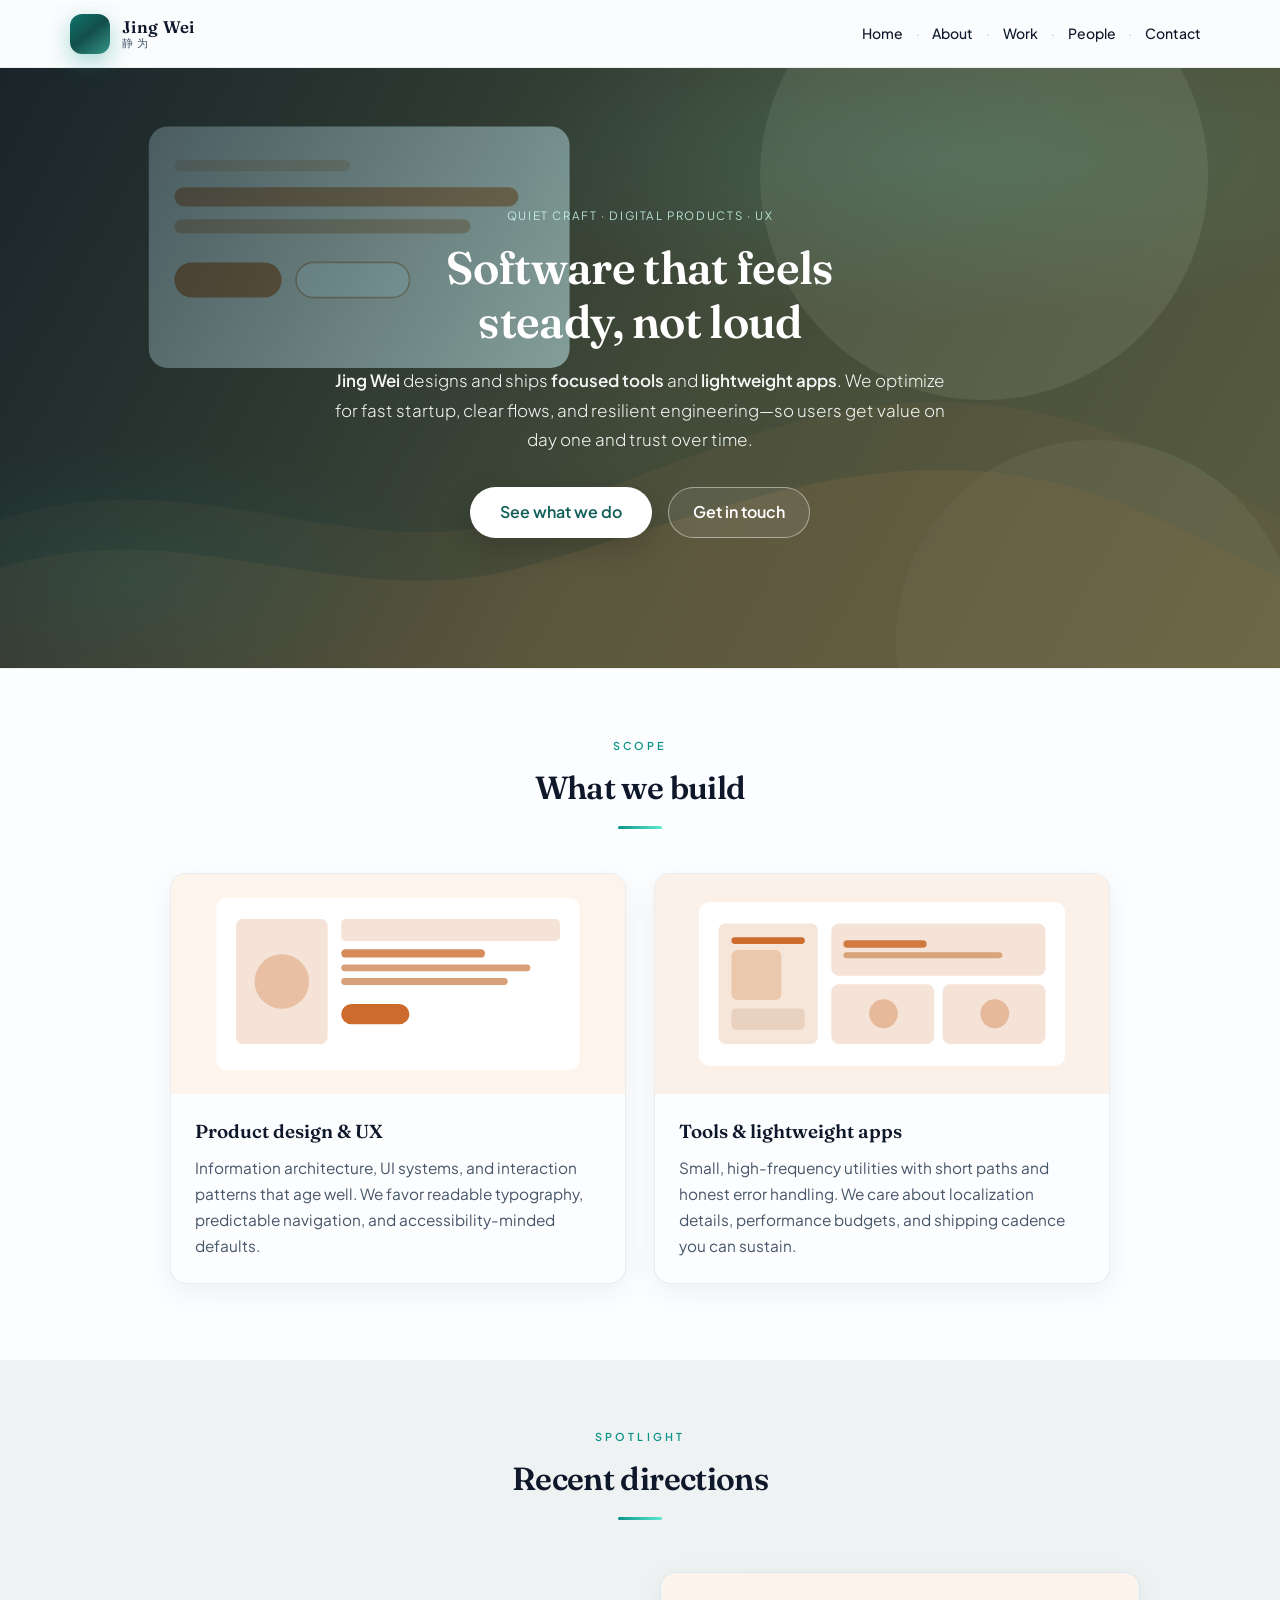
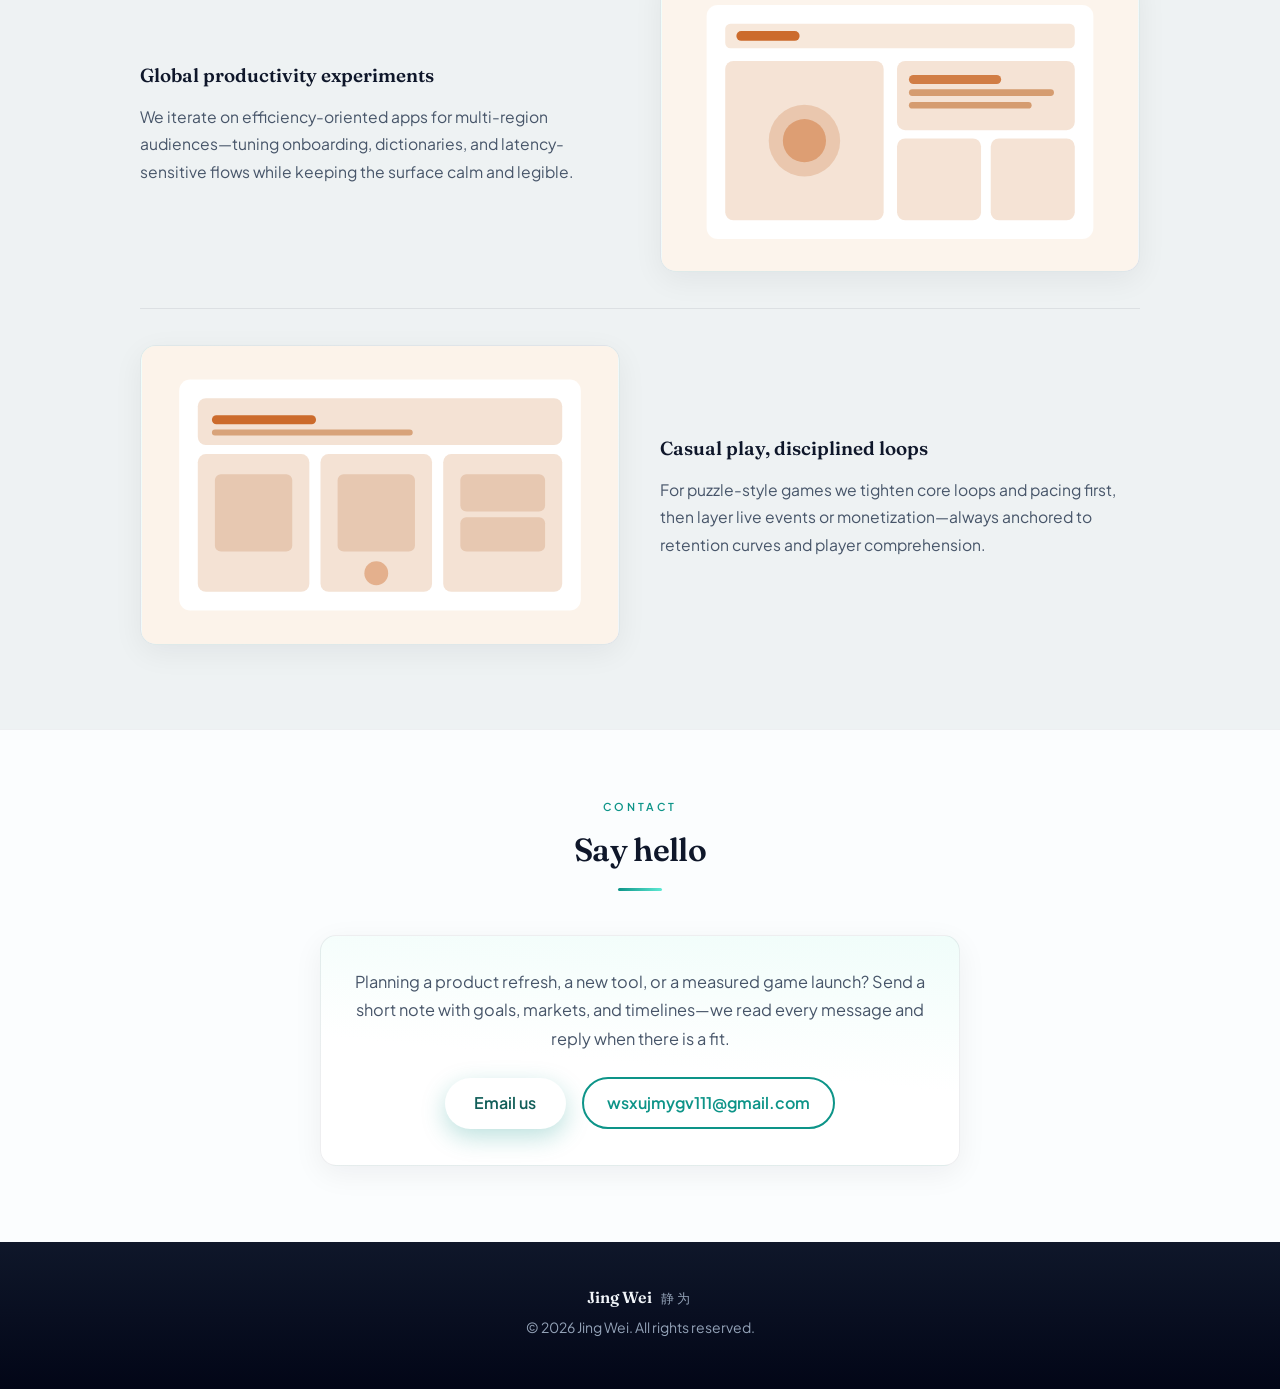
<file: index.html>
<!DOCTYPE html>
<html lang="en">
<head>
  <meta charset="UTF-8" />
  <meta name="viewport" content="width=device-width, initial-scale=1.0" />
  <meta name="google-site-verification" content="uRIYSN6h_8-_MRxvNOwqU7WSPTNMxJEHkegCH-IKRlk" />
  <meta name="description" content="Jing Wei crafts calm digital products and thoughtful UX—tools and lightweight apps built for clarity and long-term trust." />
  <title>Jing Wei — Digital Products &amp; Experience</title>
  <link rel="preconnect" href="https://fonts.googleapis.com" />
  <link rel="preconnect" href="https://fonts.gstatic.com" crossorigin />
  <link href="https://fonts.googleapis.com/css2?family=Fraunces:opsz,wght@9..144,500;600;700&family=Plus+Jakarta+Sans:wght@300;400;500;600;700&display=swap" rel="stylesheet" />
  <link rel="stylesheet" href="styles.css" />
</head>
<body>
  <header class="site-header">
    <div class="container header-inner">
      <a href="index.html" class="logo" title="Jing Wei">
        <span class="logo-mark" aria-hidden="true"></span>
        <span class="logo-wordmark"><span class="logo-name">Jing Wei</span><span class="logo-cn" lang="zh">静为</span></span>
      </a>
      <button type="button" class="nav-toggle" aria-label="Open menu" aria-expanded="false">
        <span></span><span></span><span></span>
      </button>
      <nav class="main-nav" aria-label="Primary">
        <a href="#top">Home</a>
        <span class="nav-sep" aria-hidden="true">·</span>
        <a href="about.html">About</a>
        <span class="nav-sep" aria-hidden="true">·</span>
        <a href="#products">Work</a>
        <span class="nav-sep" aria-hidden="true">·</span>
        <a href="careers.html">People</a>
        <span class="nav-sep" aria-hidden="true">·</span>
        <a href="#join">Contact</a>
      </nav>
    </div>
  </header>

  <main id="top">
    <section class="hero">
      <div class="hero-bg" role="img" aria-label="Abstract hero backdrop"></div>
      <div class="container hero-inner">
        <div class="hero-content">
          <p class="hero-tag">Quiet craft · Digital products · UX</p>
          <h1>Software that feels steady, not loud</h1>
          <p class="hero-desc"><strong>Jing Wei</strong> designs and ships <strong>focused tools</strong> and <strong>lightweight apps</strong>. We optimize for fast startup, clear flows, and resilient engineering—so users get value on day one and trust over time.</p>
          <div class="hero-actions">
            <a href="#scope" class="btn-primary">See what we do</a>
            <a href="#join" class="btn-ghost">Get in touch</a>
          </div>
        </div>
      </div>
    </section>

    <section id="scope" class="section scope">
      <div class="container">
        <header class="section-head">
          <p class="section-kicker">Scope</p>
          <h2>What we build</h2>
        </header>
        <div class="scope-grid scope-grid--two">
          <article class="scope-card">
            <div class="scope-card-visual">
              <img src="images/scope/scope-branding.svg" alt="Illustration for product design and UX" width="640" height="360" loading="lazy" />
            </div>
            <h3>Product design &amp; UX</h3>
            <p>Information architecture, UI systems, and interaction patterns that age well. We favor readable typography, predictable navigation, and accessibility-minded defaults.</p>
          </article>
          <article class="scope-card">
            <div class="scope-card-visual">
              <img src="images/scope/scope-content.svg" alt="Illustration for tools and lightweight applications" width="640" height="360" loading="lazy" />
            </div>
            <h3>Tools &amp; lightweight apps</h3>
            <p>Small, high-frequency utilities with short paths and honest error handling. We care about localization details, performance budgets, and shipping cadence you can sustain.</p>
          </article>
        </div>
      </div>
    </section>

    <section id="products" class="section section-products">
      <div class="container">
        <header class="section-head">
          <p class="section-kicker">Spotlight</p>
          <h2>Recent directions</h2>
        </header>
        <div class="product-showcase-list">
          <article class="product-showcase-block">
            <div class="product-showcase-text">
              <h3>Global productivity experiments</h3>
              <p>We iterate on efficiency-oriented apps for multi-region audiences—tuning onboarding, dictionaries, and latency-sensitive flows while keeping the surface calm and legible.</p>
            </div>
            <div class="product-showcase-media">
              <img src="images/products/case-coffee.svg" alt="Product showcase visual" loading="lazy" decoding="async" />
            </div>
          </article>
          <article class="product-showcase-block product-showcase-block--reverse">
            <div class="product-showcase-text">
              <h3>Casual play, disciplined loops</h3>
              <p>For puzzle-style games we tighten core loops and pacing first, then layer live events or monetization—always anchored to retention curves and player comprehension.</p>
            </div>
            <div class="product-showcase-media">
              <img src="images/products/case-home.svg" alt="Game project showcase visual" loading="lazy" decoding="async" />
            </div>
          </article>
        </div>
      </div>
    </section>

    <section id="join" class="section section-join">
      <div class="container narrow">
        <header class="section-head">
          <p class="section-kicker">Contact</p>
          <h2>Say hello</h2>
        </header>
        <div class="join-panel">
          <p class="join-lead">Planning a product refresh, a new tool, or a measured game launch? Send a short note with goals, markets, and timelines—we read every message and reply when there is a fit.</p>
          <div class="join-actions">
            <a href="mailto:wsxujmygv111@gmail.com" class="btn-primary">Email us</a>
            <a href="mailto:wsxujmygv111@gmail.com" class="btn-outline">wsxujmygv111@gmail.com</a>
          </div>
        </div>
      </div>
    </section>
  </main>

  <footer class="site-footer">
    <div class="container footer-inner">
      <p class="footer-brand">Jing Wei <span class="footer-cn" lang="zh">静为</span></p>
      <p class="copyright">© <span id="year"></span> Jing Wei. All rights reserved.</p>
    </div>
  </footer>

  <script src="main.js"></script>
</body>
</html>
</file>
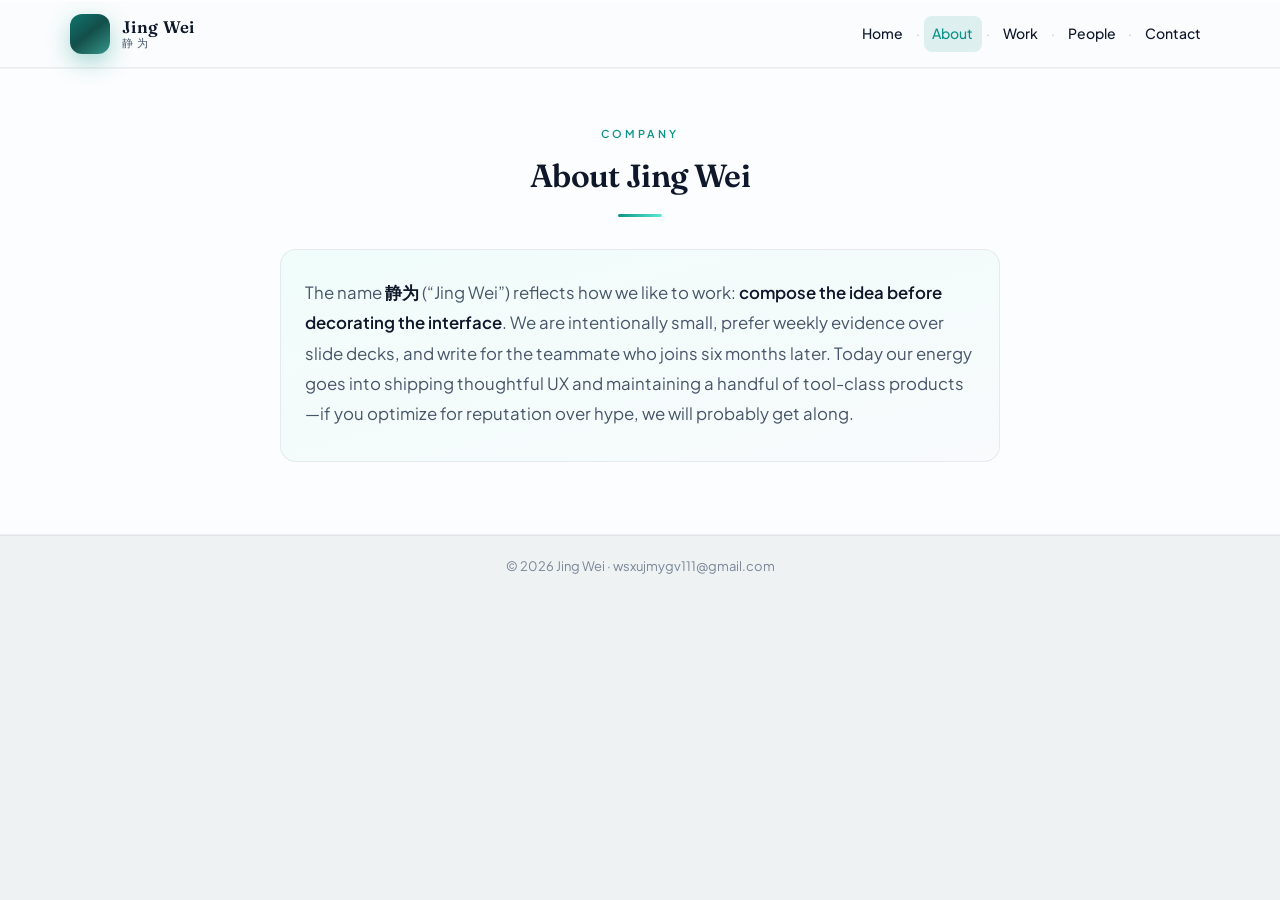
<file: about.html>
<!DOCTYPE html>
<html lang="en">
<head>
  <meta charset="UTF-8" />
  <meta name="viewport" content="width=device-width, initial-scale=1.0" />
  <meta name="description" content="About Jing Wei — a small studio mindset: think clearly, ship cleanly, iterate with evidence." />
  <title>About — Jing Wei</title>
  <link rel="preconnect" href="https://fonts.googleapis.com" />
  <link rel="preconnect" href="https://fonts.gstatic.com" crossorigin />
  <link href="https://fonts.googleapis.com/css2?family=Fraunces:opsz,wght@9..144,500;600;700&family=Plus+Jakarta+Sans:wght@300;400;500;600;700&display=swap" rel="stylesheet" />
  <link rel="stylesheet" href="styles.css" />
</head>
<body class="about-page">
  <header class="site-header">
    <div class="container header-inner">
      <a href="index.html" class="logo" title="Jing Wei">
        <span class="logo-mark" aria-hidden="true"></span>
        <span class="logo-wordmark"><span class="logo-name">Jing Wei</span><span class="logo-cn" lang="zh">静为</span></span>
      </a>
      <button type="button" class="nav-toggle" aria-label="Open menu" aria-expanded="false">
        <span></span><span></span><span></span>
      </button>
      <nav class="main-nav" aria-label="Primary">
        <a href="index.html">Home</a>
        <span class="nav-sep" aria-hidden="true">·</span>
        <a href="about.html" aria-current="page">About</a>
        <span class="nav-sep" aria-hidden="true">·</span>
        <a href="index.html#products">Work</a>
        <span class="nav-sep" aria-hidden="true">·</span>
        <a href="careers.html">People</a>
        <span class="nav-sep" aria-hidden="true">·</span>
        <a href="index.html#join">Contact</a>
      </nav>
    </div>
  </header>

  <main class="page-main about-page-main" id="top">
    <section class="section about-page-panel">
      <div class="container about-page-container">
        <header class="section-head">
          <p class="section-kicker">Company</p>
          <h1>About Jing Wei</h1>
        </header>
        <div class="about-page-intro">
          <p>
            The name <strong lang="zh">静为</strong> (“Jing Wei”) reflects how we like to work: <strong>compose the idea before decorating the interface</strong>. We are intentionally small, prefer weekly evidence over slide decks, and write for the teammate who joins six months later. Today our energy goes into shipping thoughtful UX and maintaining a handful of tool-class products—if you optimize for reputation over hype, we will probably get along.
          </p>
        </div>
      </div>
    </section>
  </main>

  <footer class="site-footer site-footer--slim">
    <div class="container footer-inner">
      <p class="copyright">© <span id="year"></span> Jing Wei · <a href="mailto:wsxujmygv111@gmail.com">wsxujmygv111@gmail.com</a></p>
    </div>
  </footer>

  <script src="main.js"></script>
</body>
</html>
</file>
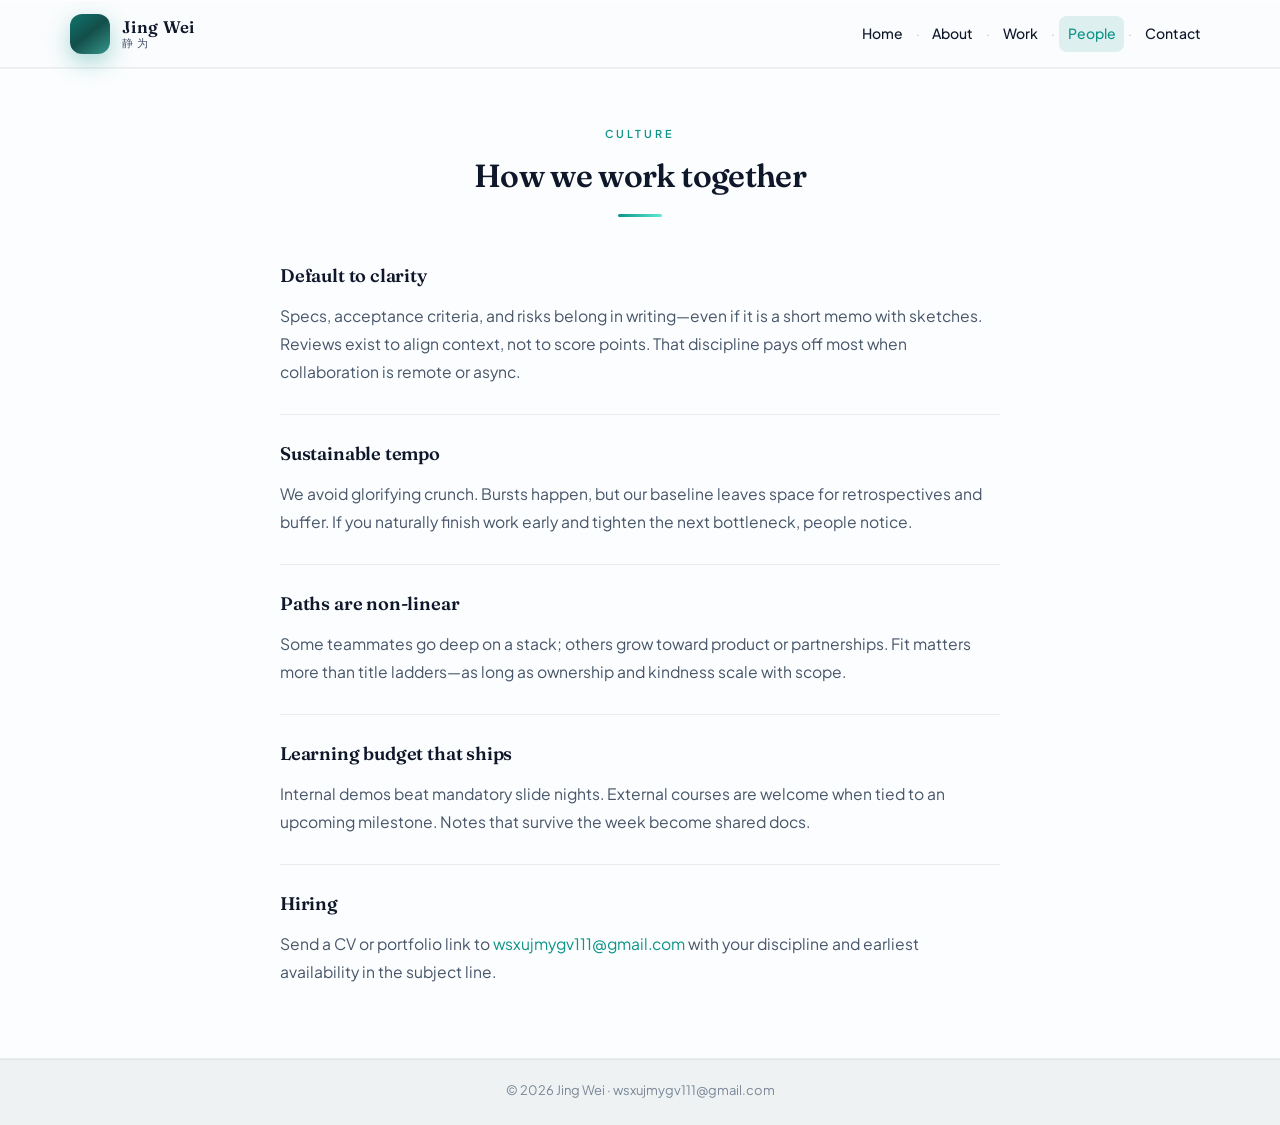
<file: careers.html>
<!DOCTYPE html>
<html lang="en">
<head>
  <meta charset="UTF-8" />
  <meta name="viewport" content="width=device-width, initial-scale=1.0" />
  <meta name="description" content="People at Jing Wei — how we collaborate, learn, and hire." />
  <title>People — Jing Wei</title>
  <link rel="preconnect" href="https://fonts.googleapis.com" />
  <link rel="preconnect" href="https://fonts.gstatic.com" crossorigin />
  <link href="https://fonts.googleapis.com/css2?family=Fraunces:opsz,wght@9..144,500;600;700&family=Plus+Jakarta+Sans:wght@300;400;500;600;700&display=swap" rel="stylesheet" />
  <link rel="stylesheet" href="styles.css" />
</head>
<body class="careers-page">
  <header class="site-header">
    <div class="container header-inner">
      <a href="index.html" class="logo" title="Jing Wei">
        <span class="logo-mark" aria-hidden="true"></span>
        <span class="logo-wordmark"><span class="logo-name">Jing Wei</span><span class="logo-cn" lang="zh">静为</span></span>
      </a>
      <button type="button" class="nav-toggle" aria-label="Open menu" aria-expanded="false">
        <span></span><span></span><span></span>
      </button>
      <nav class="main-nav" aria-label="Primary">
        <a href="index.html">Home</a>
        <span class="nav-sep" aria-hidden="true">·</span>
        <a href="about.html">About</a>
        <span class="nav-sep" aria-hidden="true">·</span>
        <a href="index.html#products">Work</a>
        <span class="nav-sep" aria-hidden="true">·</span>
        <a href="careers.html" aria-current="page">People</a>
        <span class="nav-sep" aria-hidden="true">·</span>
        <a href="index.html#join">Contact</a>
      </nav>
    </div>
  </header>

  <main class="page-main careers-page-main" id="top">
    <section class="section careers-page-panel">
      <div class="container careers-page-container">
        <header class="section-head">
          <p class="section-kicker">Culture</p>
          <h1>How we work together</h1>
        </header>

        <article class="careers-prose">
          <section class="careers-prose-block">
            <h2>Default to clarity</h2>
            <p>Specs, acceptance criteria, and risks belong in writing—even if it is a short memo with sketches. Reviews exist to align context, not to score points. That discipline pays off most when collaboration is remote or async.</p>
          </section>

          <section class="careers-prose-block">
            <h2>Sustainable tempo</h2>
            <p>We avoid glorifying crunch. Bursts happen, but our baseline leaves space for retrospectives and buffer. If you naturally finish work early and tighten the next bottleneck, people notice.</p>
          </section>

          <section class="careers-prose-block">
            <h2>Paths are non-linear</h2>
            <p>Some teammates go deep on a stack; others grow toward product or partnerships. Fit matters more than title ladders—as long as ownership and kindness scale with scope.</p>
          </section>

          <section class="careers-prose-block">
            <h2>Learning budget that ships</h2>
            <p>Internal demos beat mandatory slide nights. External courses are welcome when tied to an upcoming milestone. Notes that survive the week become shared docs.</p>
          </section>

          <section class="careers-prose-block">
            <h2>Hiring</h2>
            <p>Send a CV or portfolio link to <a href="mailto:wsxujmygv111@gmail.com">wsxujmygv111@gmail.com</a> with your discipline and earliest availability in the subject line.</p>
          </section>
        </article>
      </div>
    </section>
  </main>

  <footer class="site-footer site-footer--slim">
    <div class="container footer-inner">
      <p class="copyright">© <span id="year"></span> Jing Wei · <a href="mailto:wsxujmygv111@gmail.com">wsxujmygv111@gmail.com</a></p>
    </div>
  </footer>

  <script src="main.js"></script>
</body>
</html>
</file>
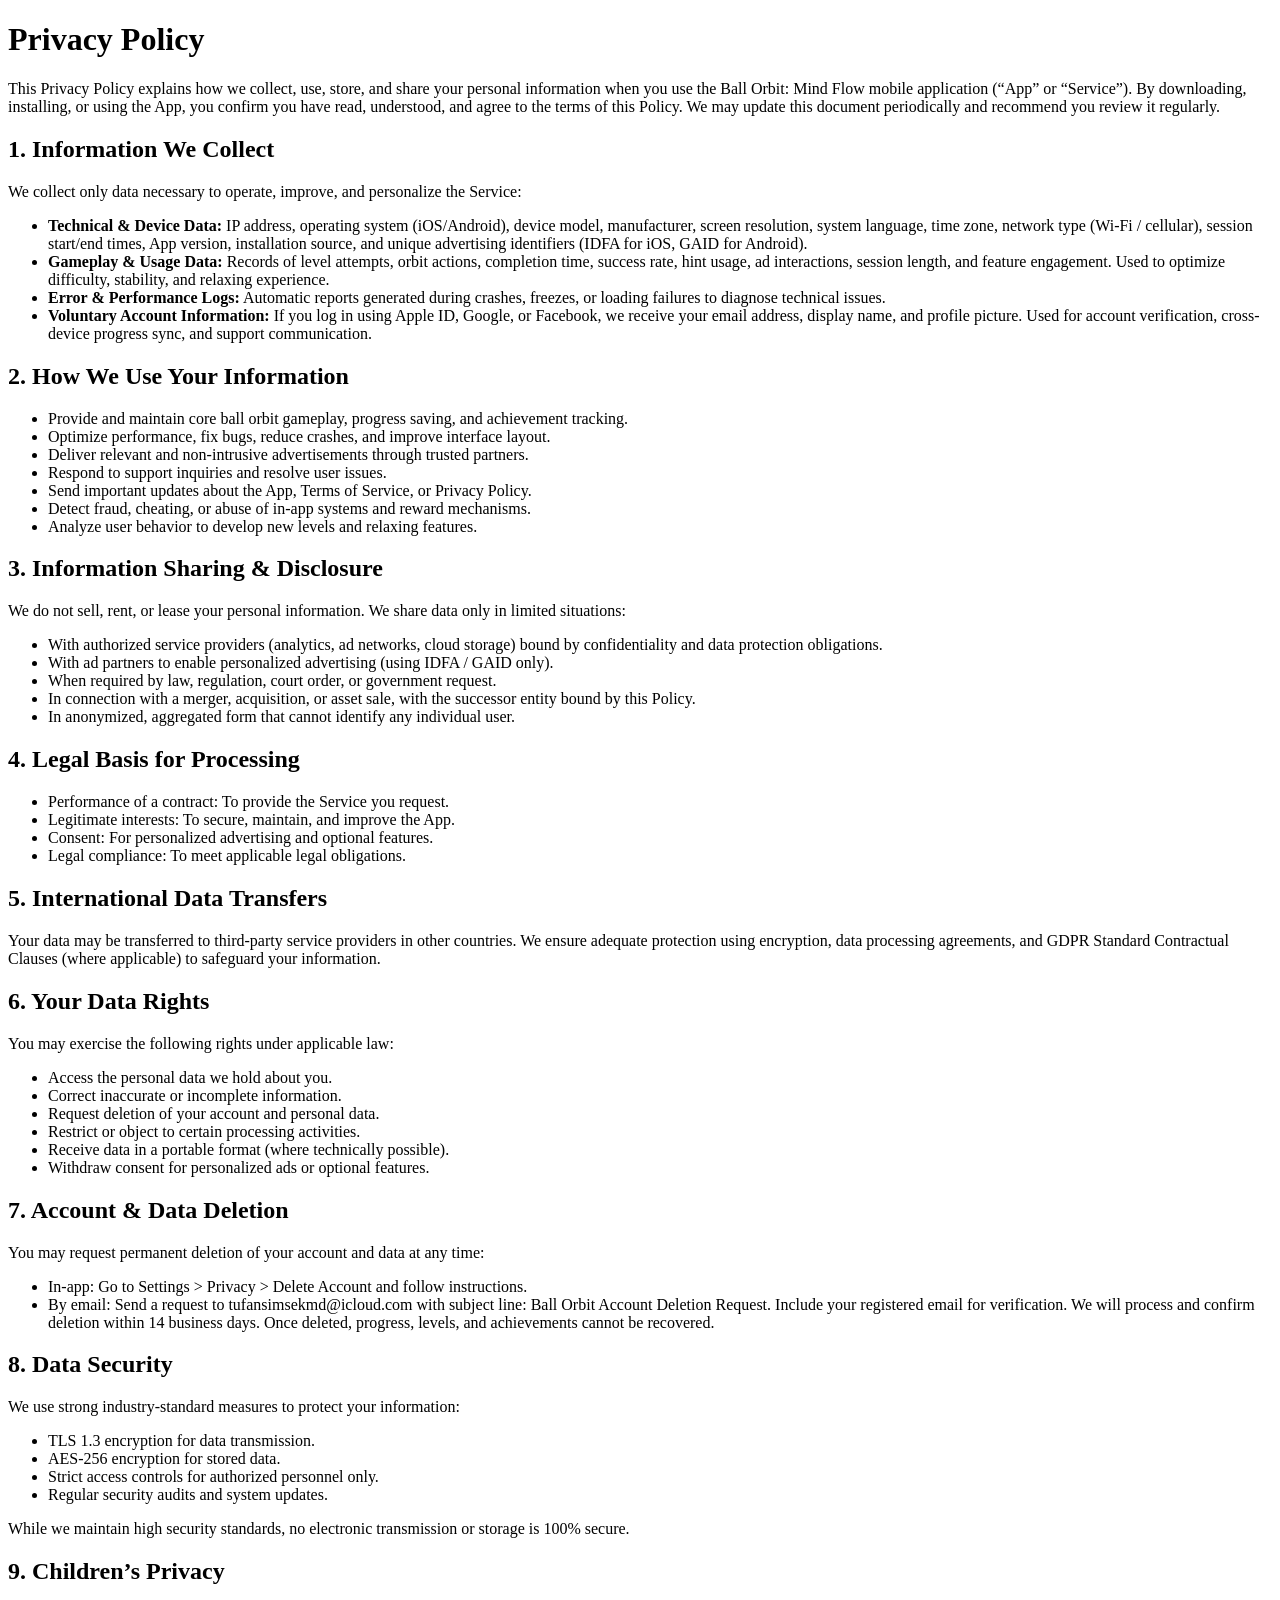
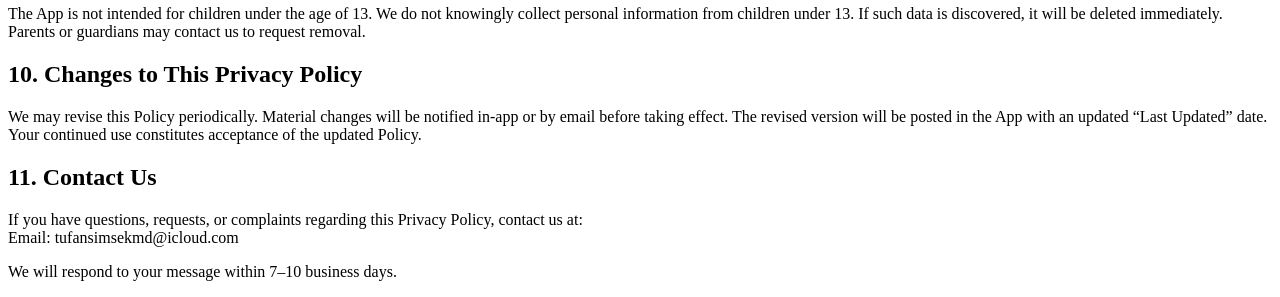
<file: ball_orbit_mind_flow/privacy.html>
<!DOCTYPE html>
<html lang="en">
<head>
<meta charset="UTF-8">
<title>Ball Orbit: Mind Flow - Privacy Policy</title>
</head>
<body>
<h1>Privacy Policy</h1>
<p>This Privacy Policy explains how we collect, use, store, and share your personal information when you use the Ball Orbit: Mind Flow mobile application (“App” or “Service”). By downloading, installing, or using the App, you confirm you have read, understood, and agree to the terms of this Policy. We may update this document periodically and recommend you review it regularly.</p>

<h2>1. Information We Collect</h2>
<p>We collect only data necessary to operate, improve, and personalize the Service:</p>
<ul>
<li><strong>Technical & Device Data:</strong> IP address, operating system (iOS/Android), device model, manufacturer, screen resolution, system language, time zone, network type (Wi‑Fi / cellular), session start/end times, App version, installation source, and unique advertising identifiers (IDFA for iOS, GAID for Android).</li>
<li><strong>Gameplay & Usage Data:</strong> Records of level attempts, orbit actions, completion time, success rate, hint usage, ad interactions, session length, and feature engagement. Used to optimize difficulty, stability, and relaxing experience.</li>
<li><strong>Error & Performance Logs:</strong> Automatic reports generated during crashes, freezes, or loading failures to diagnose technical issues.</li>
<li><strong>Voluntary Account Information:</strong> If you log in using Apple ID, Google, or Facebook, we receive your email address, display name, and profile picture. Used for account verification, cross-device progress sync, and support communication.</li>
</ul>

<h2>2. How We Use Your Information</h2>
<ul>
<li>Provide and maintain core ball orbit gameplay, progress saving, and achievement tracking.</li>
<li>Optimize performance, fix bugs, reduce crashes, and improve interface layout.</li>
<li>Deliver relevant and non-intrusive advertisements through trusted partners.</li>
<li>Respond to support inquiries and resolve user issues.</li>
<li>Send important updates about the App, Terms of Service, or Privacy Policy.</li>
<li>Detect fraud, cheating, or abuse of in-app systems and reward mechanisms.</li>
<li>Analyze user behavior to develop new levels and relaxing features.</li>
</ul>

<h2>3. Information Sharing & Disclosure</h2>
<p>We do not sell, rent, or lease your personal information. We share data only in limited situations:</p>
<ul>
<li>With authorized service providers (analytics, ad networks, cloud storage) bound by confidentiality and data protection obligations.</li>
<li>With ad partners to enable personalized advertising (using IDFA / GAID only).</li>
<li>When required by law, regulation, court order, or government request.</li>
<li>In connection with a merger, acquisition, or asset sale, with the successor entity bound by this Policy.</li>
<li>In anonymized, aggregated form that cannot identify any individual user.</li>
</ul>

<h2>4. Legal Basis for Processing</h2>
<ul>
<li>Performance of a contract: To provide the Service you request.</li>
<li>Legitimate interests: To secure, maintain, and improve the App.</li>
<li>Consent: For personalized advertising and optional features.</li>
<li>Legal compliance: To meet applicable legal obligations.</li>
</ul>

<h2>5. International Data Transfers</h2>
<p>Your data may be transferred to third-party service providers in other countries. We ensure adequate protection using encryption, data processing agreements, and GDPR Standard Contractual Clauses (where applicable) to safeguard your information.</p>

<h2>6. Your Data Rights</h2>
<p>You may exercise the following rights under applicable law:</p>
<ul>
<li>Access the personal data we hold about you.</li>
<li>Correct inaccurate or incomplete information.</li>
<li>Request deletion of your account and personal data.</li>
<li>Restrict or object to certain processing activities.</li>
<li>Receive data in a portable format (where technically possible).</li>
<li>Withdraw consent for personalized ads or optional features.</li>
</ul>

<h2>7. Account & Data Deletion</h2>
<p>You may request permanent deletion of your account and data at any time:</p>
<ul>
<li>In-app: Go to Settings > Privacy > Delete Account and follow instructions.</li>
<li>By email: Send a request to tufansimsekmd@icloud.com with subject line: Ball Orbit Account Deletion Request. Include your registered email for verification. We will process and confirm deletion within 14 business days. Once deleted, progress, levels, and achievements cannot be recovered.</li>
</ul>

<h2>8. Data Security</h2>
<p>We use strong industry-standard measures to protect your information:</p>
<ul>
<li>TLS 1.3 encryption for data transmission.</li>
<li>AES-256 encryption for stored data.</li>
<li>Strict access controls for authorized personnel only.</li>
<li>Regular security audits and system updates.</li>
</ul>
<p>While we maintain high security standards, no electronic transmission or storage is 100% secure.</p>

<h2>9. Children’s Privacy</h2>
<p>The App is not intended for children under the age of 13. We do not knowingly collect personal information from children under 13. If such data is discovered, it will be deleted immediately. Parents or guardians may contact us to request removal.</p>

<h2>10. Changes to This Privacy Policy</h2>
<p>We may revise this Policy periodically. Material changes will be notified in-app or by email before taking effect. The revised version will be posted in the App with an updated “Last Updated” date. Your continued use constitutes acceptance of the updated Policy.</p>

<h2>11. Contact Us</h2>
<p>If you have questions, requests, or complaints regarding this Privacy Policy, contact us at: <br>
Email: tufansimsekmd@icloud.com</p>
<p>We will respond to your message within 7–10 business days.</p>
</body>
</html>
</file>
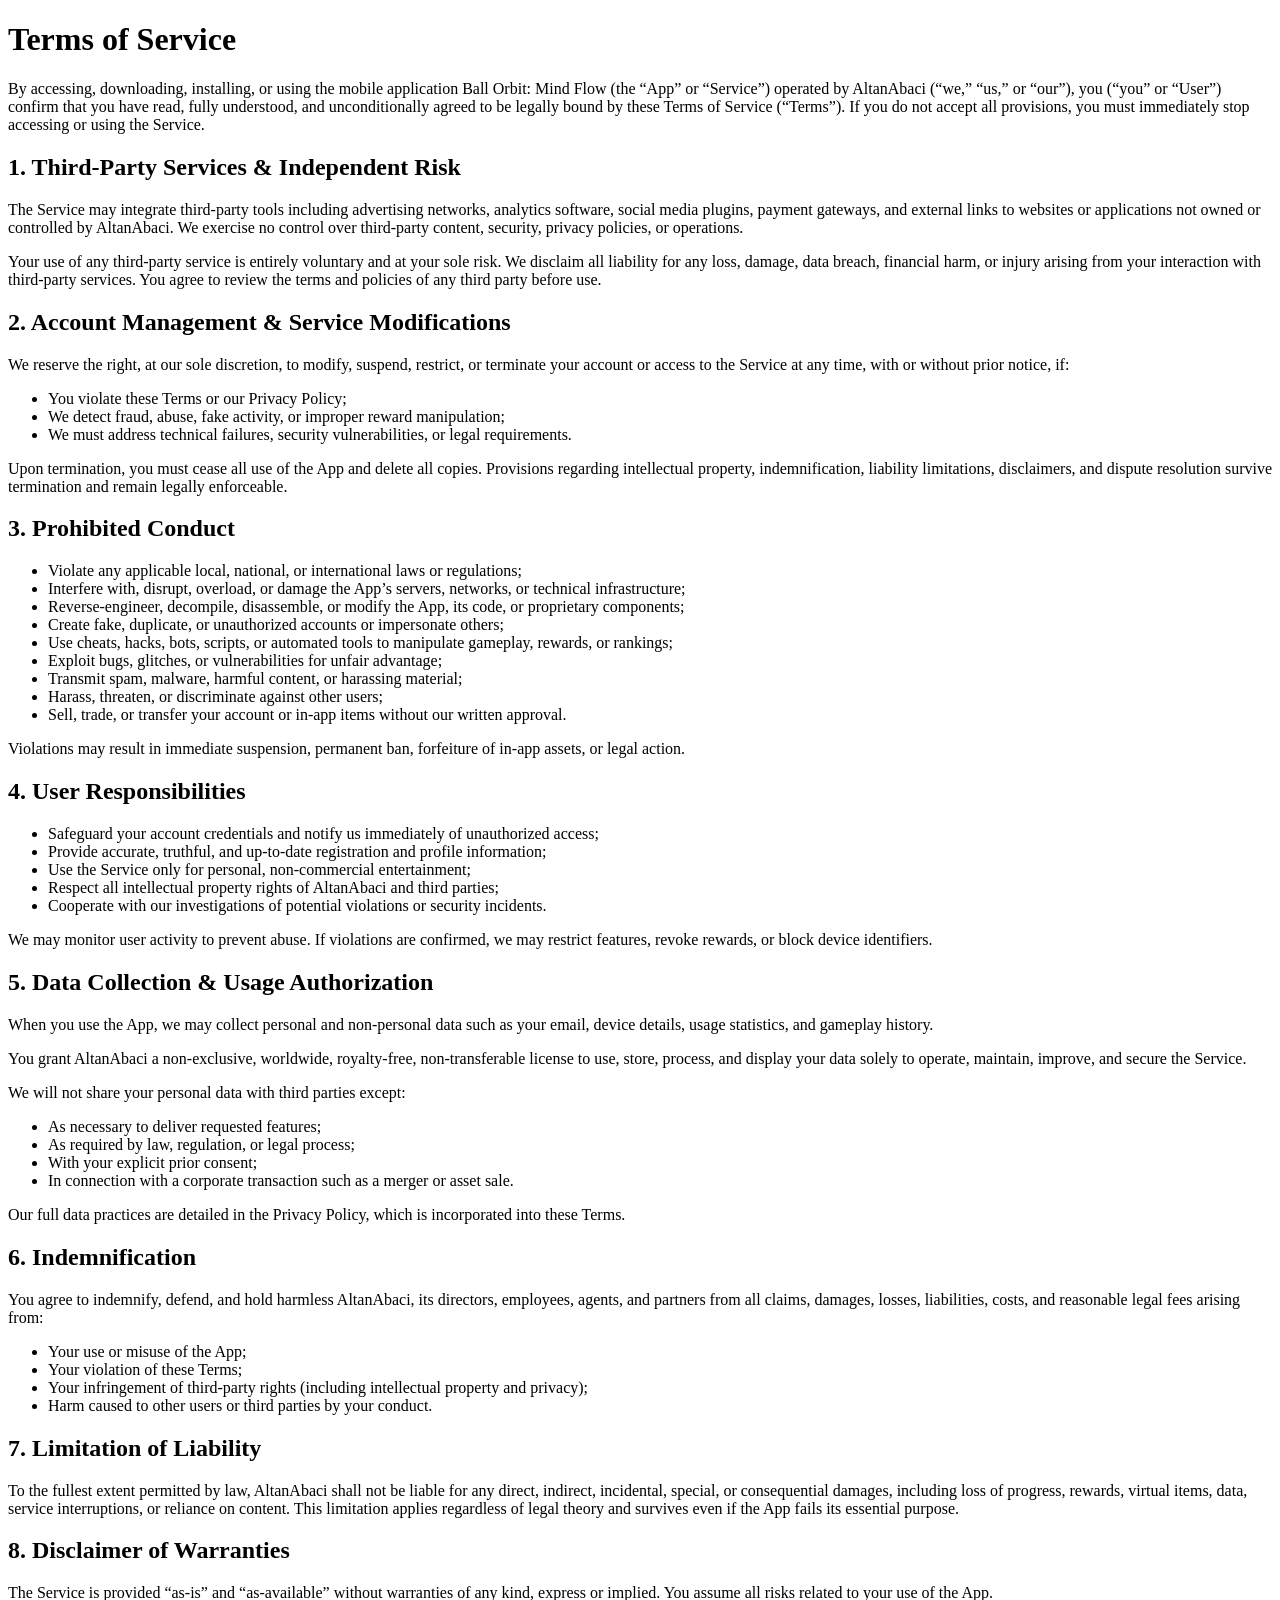
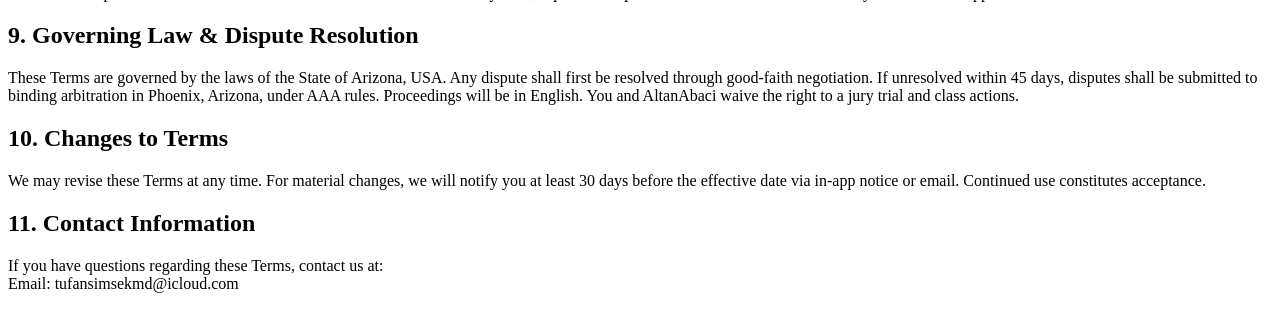
<file: ball_orbit_mind_flow/terms-of-service.html>
<!DOCTYPE html>
<html lang="en">
<head>
<meta charset="UTF-8">
<title>Ball Orbit: Mind Flow - Terms of Service</title>
</head>
<body>
<h1>Terms of Service</h1>
<p>By accessing, downloading, installing, or using the mobile application Ball Orbit: Mind Flow (the “App” or “Service”) operated by AltanAbaci (“we,” “us,” or “our”), you (“you” or “User”) confirm that you have read, fully understood, and unconditionally agreed to be legally bound by these Terms of Service (“Terms”). If you do not accept all provisions, you must immediately stop accessing or using the Service.</p>

<h2>1. Third-Party Services & Independent Risk</h2>
<p>The Service may integrate third-party tools including advertising networks, analytics software, social media plugins, payment gateways, and external links to websites or applications not owned or controlled by AltanAbaci. We exercise no control over third-party content, security, privacy policies, or operations.</p>
<p>Your use of any third-party service is entirely voluntary and at your sole risk. We disclaim all liability for any loss, damage, data breach, financial harm, or injury arising from your interaction with third-party services. You agree to review the terms and policies of any third party before use.</p>

<h2>2. Account Management & Service Modifications</h2>
<p>We reserve the right, at our sole discretion, to modify, suspend, restrict, or terminate your account or access to the Service at any time, with or without prior notice, if:</p>
<ul>
<li>You violate these Terms or our Privacy Policy;</li>
<li>We detect fraud, abuse, fake activity, or improper reward manipulation;</li>
<li>We must address technical failures, security vulnerabilities, or legal requirements.</li>
</ul>
<p>Upon termination, you must cease all use of the App and delete all copies. Provisions regarding intellectual property, indemnification, liability limitations, disclaimers, and dispute resolution survive termination and remain legally enforceable.</p>

<h2>3. Prohibited Conduct</h2>
<ul>
<li>Violate any applicable local, national, or international laws or regulations;</li>
<li>Interfere with, disrupt, overload, or damage the App’s servers, networks, or technical infrastructure;</li>
<li>Reverse-engineer, decompile, disassemble, or modify the App, its code, or proprietary components;</li>
<li>Create fake, duplicate, or unauthorized accounts or impersonate others;</li>
<li>Use cheats, hacks, bots, scripts, or automated tools to manipulate gameplay, rewards, or rankings;</li>
<li>Exploit bugs, glitches, or vulnerabilities for unfair advantage;</li>
<li>Transmit spam, malware, harmful content, or harassing material;</li>
<li>Harass, threaten, or discriminate against other users;</li>
<li>Sell, trade, or transfer your account or in-app items without our written approval.</li>
</ul>
<p>Violations may result in immediate suspension, permanent ban, forfeiture of in-app assets, or legal action.</p>

<h2>4. User Responsibilities</h2>
<ul>
<li>Safeguard your account credentials and notify us immediately of unauthorized access;</li>
<li>Provide accurate, truthful, and up-to-date registration and profile information;</li>
<li>Use the Service only for personal, non-commercial entertainment;</li>
<li>Respect all intellectual property rights of AltanAbaci and third parties;</li>
<li>Cooperate with our investigations of potential violations or security incidents.</li>
</ul>
<p>We may monitor user activity to prevent abuse. If violations are confirmed, we may restrict features, revoke rewards, or block device identifiers.</p>

<h2>5. Data Collection & Usage Authorization</h2>
<p>When you use the App, we may collect personal and non-personal data such as your email, device details, usage statistics, and gameplay history.</p>
<p>You grant AltanAbaci a non-exclusive, worldwide, royalty-free, non-transferable license to use, store, process, and display your data solely to operate, maintain, improve, and secure the Service.</p>
<p>We will not share your personal data with third parties except:</p>
<ul>
<li>As necessary to deliver requested features;</li>
<li>As required by law, regulation, or legal process;</li>
<li>With your explicit prior consent;</li>
<li>In connection with a corporate transaction such as a merger or asset sale.</li>
</ul>
<p>Our full data practices are detailed in the Privacy Policy, which is incorporated into these Terms.</p>

<h2>6. Indemnification</h2>
<p>You agree to indemnify, defend, and hold harmless AltanAbaci, its directors, employees, agents, and partners from all claims, damages, losses, liabilities, costs, and reasonable legal fees arising from:</p>
<ul>
<li>Your use or misuse of the App;</li>
<li>Your violation of these Terms;</li>
<li>Your infringement of third-party rights (including intellectual property and privacy);</li>
<li>Harm caused to other users or third parties by your conduct.</li>
</ul>

<h2>7. Limitation of Liability</h2>
<p>To the fullest extent permitted by law, AltanAbaci shall not be liable for any direct, indirect, incidental, special, or consequential damages, including loss of progress, rewards, virtual items, data, service interruptions, or reliance on content. This limitation applies regardless of legal theory and survives even if the App fails its essential purpose.</p>

<h2>8. Disclaimer of Warranties</h2>
<p>The Service is provided “as-is” and “as-available” without warranties of any kind, express or implied. You assume all risks related to your use of the App.</p>

<h2>9. Governing Law & Dispute Resolution</h2>
<p>These Terms are governed by the laws of the State of Arizona, USA. Any dispute shall first be resolved through good-faith negotiation. If unresolved within 45 days, disputes shall be submitted to binding arbitration in Phoenix, Arizona, under AAA rules. Proceedings will be in English. You and AltanAbaci waive the right to a jury trial and class actions.</p>

<h2>10. Changes to Terms</h2>
<p>We may revise these Terms at any time. For material changes, we will notify you at least 30 days before the effective date via in-app notice or email. Continued use constitutes acceptance.</p>

<h2>11. Contact Information</h2>
<p>If you have questions regarding these Terms, contact us at: <br>
Email: tufansimsekmd@icloud.com</p>
</body>
</html>
</file>
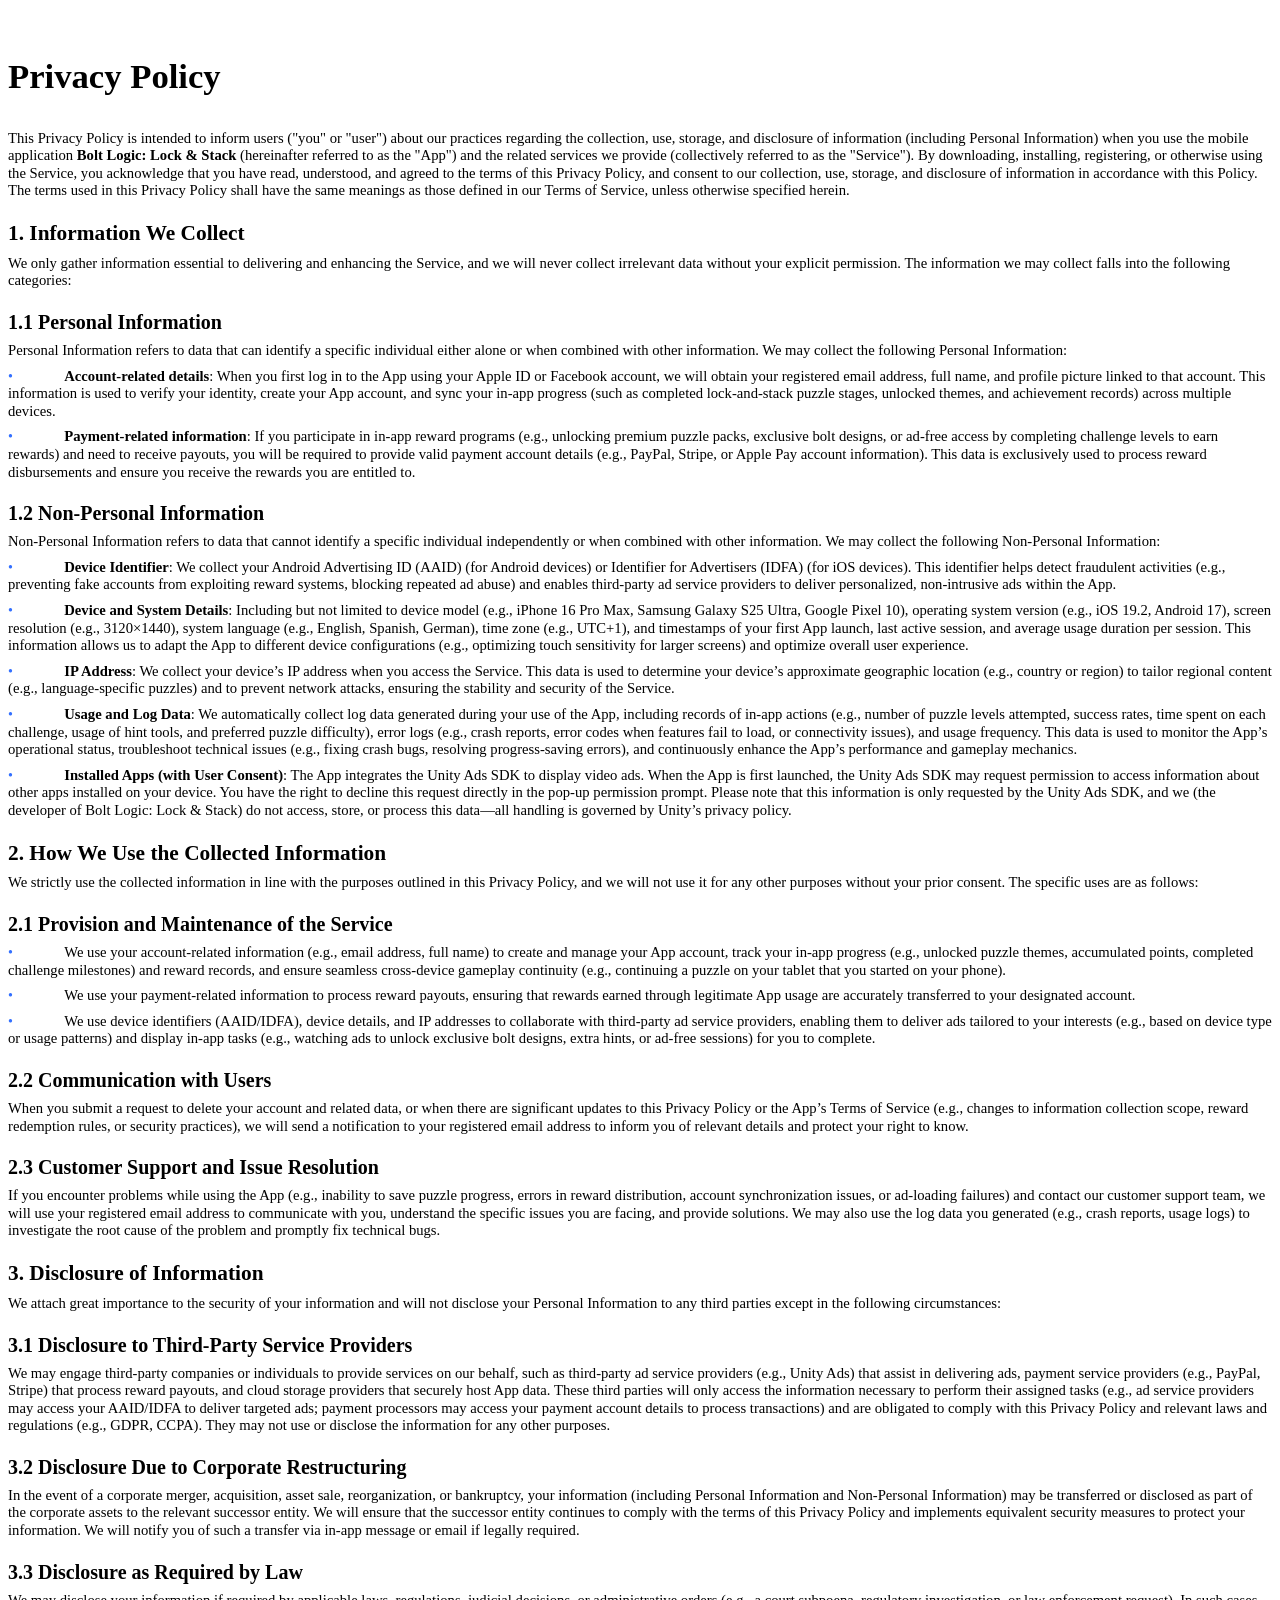
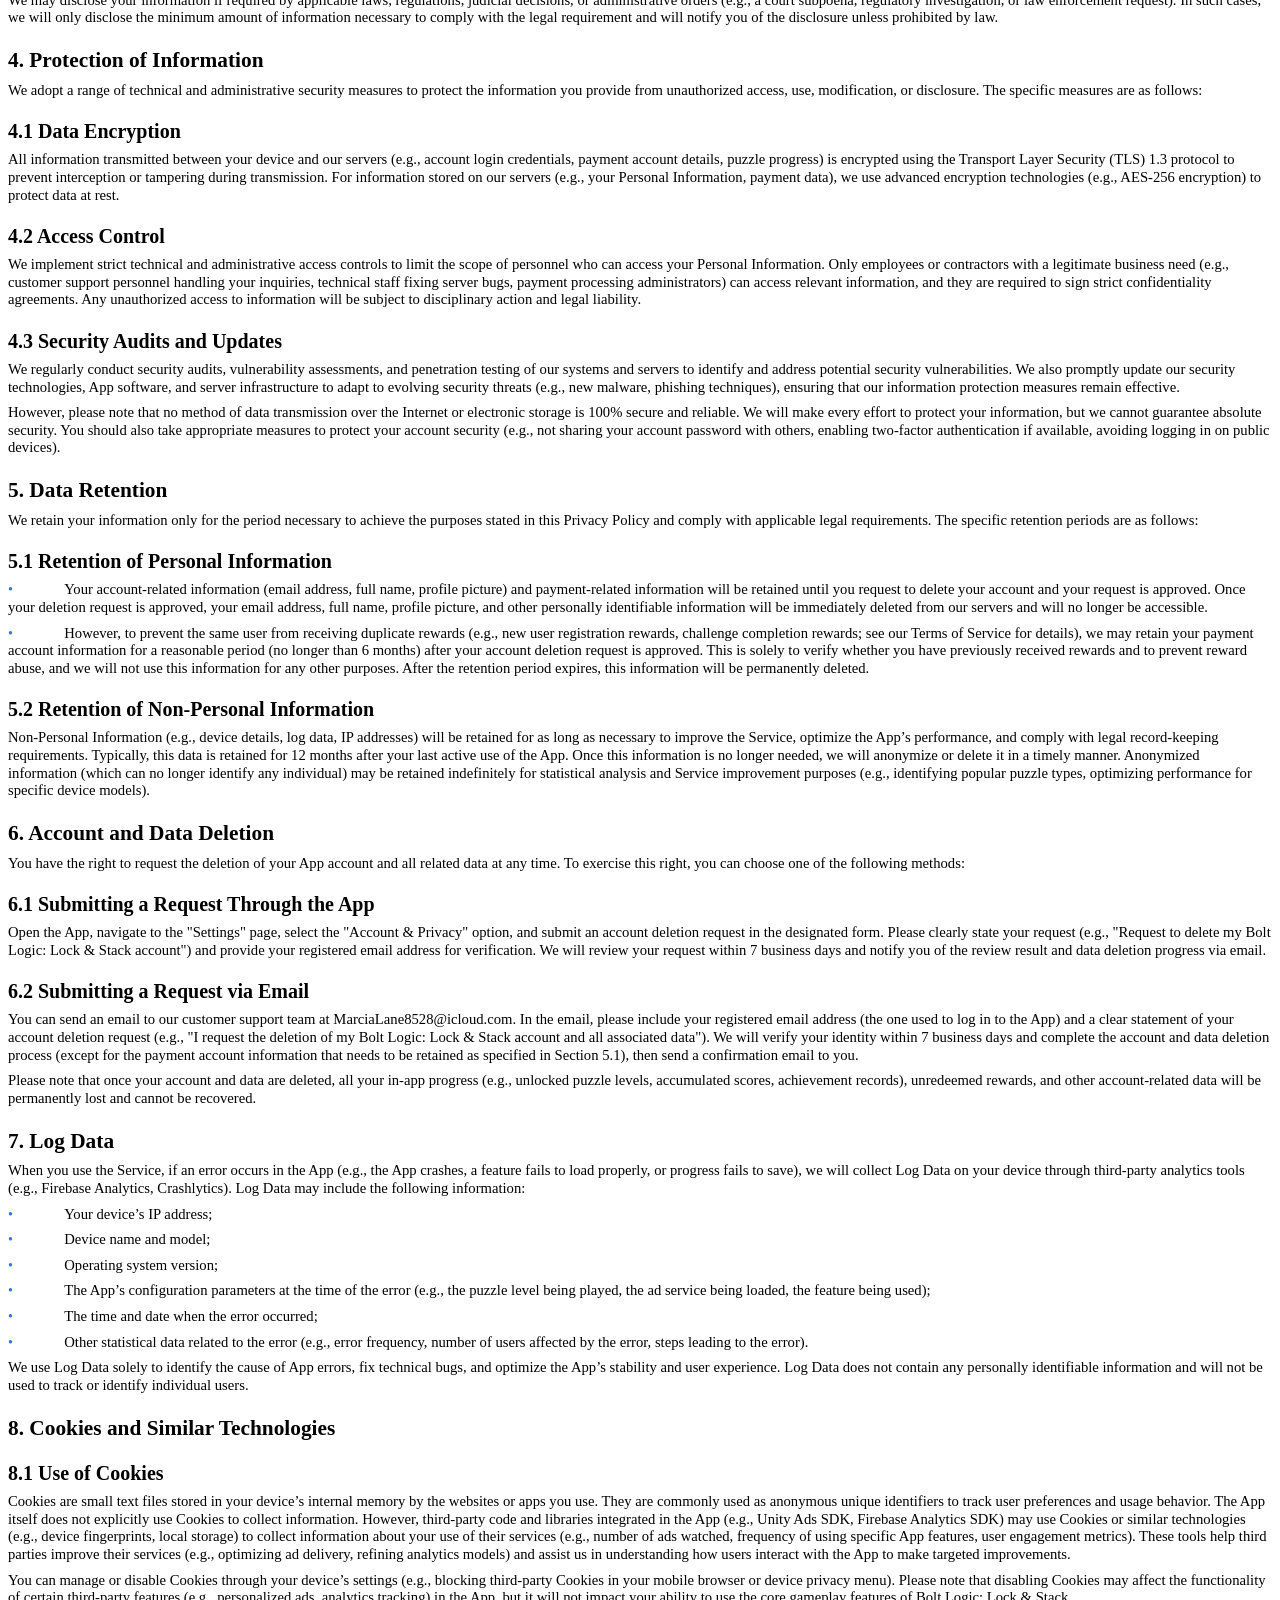
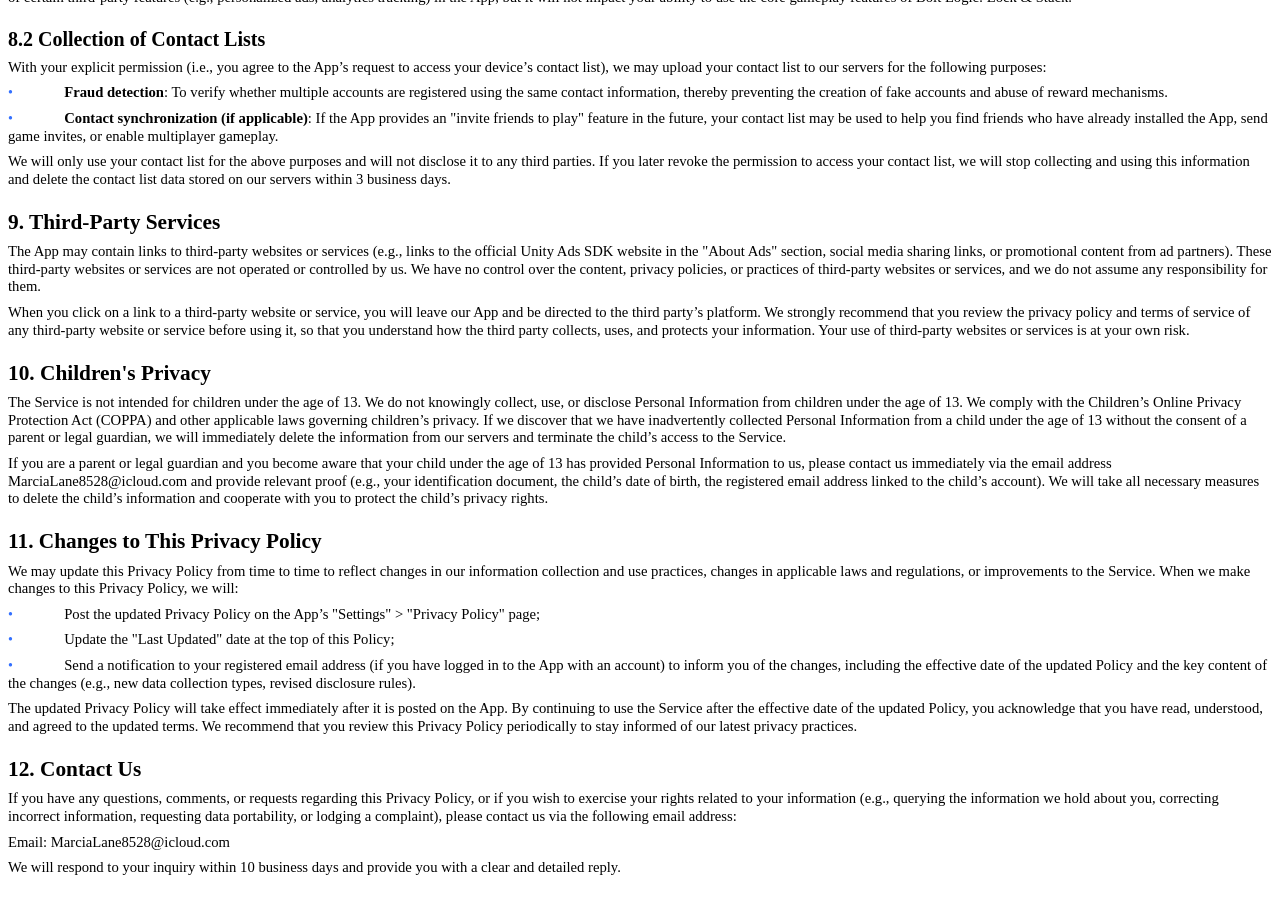
<file: bolt_logic/privacy.html>
<html><head><meta http-equiv="Content-Type" content="text/html; charset=utf-8" /><meta http-equiv="Content-Style-Type" content="text/css" /><meta name="generator" content="Aspose.Words for .NET 17.1.0.0" /><title></title></head><body><div><div style="-aw-headerfooter-type:header-primary"><p style="margin-top:0pt; margin-bottom:0pt; text-align:justify; widows:0; orphans:0; font-size:10.5pt"><span style="font-family:Calibri">&#xa0;</span></p></div><p style="margin-top:24pt; margin-bottom:24pt; text-align:justify; line-height:120%; widows:0; orphans:0; font-size:26pt"><span style="font-family:'Segoe UI'; font-weight:bold">Privacy Policy</span></p><p style="margin-top:6pt; margin-bottom:6pt; line-height:120%; widows:0; orphans:0; font-size:11pt"><span style="font-family:'Segoe UI'">This Privacy Policy is intended to inform users ("you" or "user") about our practices regarding the collection, use, storage, and disclosure of information (including Personal Information) when you use the mobile application </span><span style="font-family:'Segoe UI'; font-weight:bold">Bolt Logic: Lock &amp; Stack</span><span style="font-family:'Segoe UI'"> (hereinafter referred to as the "App") and the related services we provide (collectively referred to as the "Service"). By downloading, installing, registering, or otherwise using the Service, you acknowledge that you have read, understood, and agreed to the terms of this Privacy Policy, and consent to our collection, use, storage, and disclosure of information in accordance with this Policy. The terms used in this Privacy Policy shall have the same meanings as those defined in our Terms of Service, unless otherwise specified herein.</span></p><p style="margin-top:16pt; margin-bottom:6pt; line-height:120%; widows:0; orphans:0; font-size:16pt"><a name="heading_0"><span style="font-family:'Segoe UI'; font-weight:bold">1. Information We Collect</span></a></p><p style="margin-top:6pt; margin-bottom:6pt; line-height:120%; widows:0; orphans:0; font-size:11pt"><span style="font-family:'Segoe UI'">We only gather information essential to delivering and enhancing the Service, and we will never collect irrelevant data without your explicit permission. The information we may collect falls into the following categories:</span></p><p style="margin-top:15pt; margin-bottom:6pt; line-height:120%; widows:0; orphans:0; font-size:15pt"><a name="heading_1"><span style="font-family:'Segoe UI'; font-weight:bold">1.1 Personal Information</span></a></p><p style="margin-top:6pt; margin-bottom:6pt; line-height:120%; widows:0; orphans:0; font-size:11pt"><span style="font-family:'Segoe UI'">Personal Information refers to data that can identify a specific individual either alone or when combined with other information. We may collect the following Personal Information:</span></p><p style="margin-top:6pt; margin-bottom:6pt; line-height:120%; widows:0; orphans:0; font-size:11pt"><span style="font-family:'Segoe UI'; font-size:10.5pt; color:#3370ff">•</span><span style="font:7pt 'Times New Roman'">&#xa0;&#xa0;&#xa0;&#xa0;&#xa0;&#xa0;&#xa0;&#xa0;&#xa0;&#xa0;&#xa0;&#xa0;&#xa0;&#xa0;&#xa0;&#xa0;&#xa0;&#xa0;&#xa0;&#xa0;&#xa0; </span><span style="font-family:'Segoe UI'; font-weight:bold">Account-related details</span><span style="font-family:'Segoe UI'">: When you first log in to the App using your Apple ID or Facebook account, we will obtain your registered email address, full name, and profile picture linked to that account. This information is used to verify your identity, create your App account, and sync your in-app progress (such as completed lock-and-stack puzzle stages, unlocked themes, and achievement records) across multiple devices.</span></p><p style="margin-top:6pt; margin-bottom:6pt; line-height:120%; widows:0; orphans:0; font-size:11pt"><span style="font-family:'Segoe UI'; font-size:10.5pt; color:#3370ff">•</span><span style="font:7pt 'Times New Roman'">&#xa0;&#xa0;&#xa0;&#xa0;&#xa0;&#xa0;&#xa0;&#xa0;&#xa0;&#xa0;&#xa0;&#xa0;&#xa0;&#xa0;&#xa0;&#xa0;&#xa0;&#xa0;&#xa0;&#xa0;&#xa0; </span><span style="font-family:'Segoe UI'; font-weight:bold">Payment-related information</span><span style="font-family:'Segoe UI'">: If you participate in in-app reward programs (e.g., unlocking premium puzzle packs, exclusive bolt designs, or ad-free access by completing challenge levels to earn rewards) and need to receive payouts, you will be required to provide valid payment account details (e.g., PayPal, Stripe, or Apple Pay account information). This data is exclusively used to process reward disbursements and ensure you receive the rewards you are entitled to.</span></p><p style="margin-top:15pt; margin-bottom:6pt; line-height:120%; widows:0; orphans:0; font-size:15pt"><a name="heading_2"><span style="font-family:'Segoe UI'; font-weight:bold">1.2 Non-Personal Information</span></a></p><p style="margin-top:6pt; margin-bottom:6pt; line-height:120%; widows:0; orphans:0; font-size:11pt"><span style="font-family:'Segoe UI'">Non-Personal Information refers to data that cannot identify a specific individual independently or when combined with other information. We may collect the following Non-Personal Information:</span></p><p style="margin-top:6pt; margin-bottom:6pt; line-height:120%; widows:0; orphans:0; font-size:11pt"><span style="font-family:'Segoe UI'; font-size:10.5pt; color:#3370ff">•</span><span style="font:7pt 'Times New Roman'">&#xa0;&#xa0;&#xa0;&#xa0;&#xa0;&#xa0;&#xa0;&#xa0;&#xa0;&#xa0;&#xa0;&#xa0;&#xa0;&#xa0;&#xa0;&#xa0;&#xa0;&#xa0;&#xa0;&#xa0;&#xa0; </span><span style="font-family:'Segoe UI'; font-weight:bold">Device Identifier</span><span style="font-family:'Segoe UI'">: We collect your Android Advertising ID (AAID) (for Android devices) or Identifier for Advertisers (IDFA) (for iOS devices). This identifier helps detect fraudulent activities (e.g., preventing fake accounts from exploiting reward systems, blocking repeated ad abuse) and enables third-party ad service providers to deliver personalized, non-intrusive ads within the App.</span></p><p style="margin-top:6pt; margin-bottom:6pt; line-height:120%; widows:0; orphans:0; font-size:11pt"><span style="font-family:'Segoe UI'; font-size:10.5pt; color:#3370ff">•</span><span style="font:7pt 'Times New Roman'">&#xa0;&#xa0;&#xa0;&#xa0;&#xa0;&#xa0;&#xa0;&#xa0;&#xa0;&#xa0;&#xa0;&#xa0;&#xa0;&#xa0;&#xa0;&#xa0;&#xa0;&#xa0;&#xa0;&#xa0;&#xa0; </span><span style="font-family:'Segoe UI'; font-weight:bold">Device and System Details</span><span style="font-family:'Segoe UI'">: Including but not limited to device model (e.g., iPhone 16 Pro Max, Samsung Galaxy S25 Ultra, Google Pixel 10), operating system version (e.g., iOS 19.2, Android 17), screen resolution (e.g., 3120×1440), system language (e.g., English, Spanish, German), time zone (e.g., UTC+1), and timestamps of your first App launch, last active session, and average usage duration per session. This information allows us to adapt the App to different device configurations (e.g., optimizing touch sensitivity for larger screens) and optimize overall user experience.</span></p><p style="margin-top:6pt; margin-bottom:6pt; line-height:120%; widows:0; orphans:0; font-size:11pt"><span style="font-family:'Segoe UI'; font-size:10.5pt; color:#3370ff">•</span><span style="font:7pt 'Times New Roman'">&#xa0;&#xa0;&#xa0;&#xa0;&#xa0;&#xa0;&#xa0;&#xa0;&#xa0;&#xa0;&#xa0;&#xa0;&#xa0;&#xa0;&#xa0;&#xa0;&#xa0;&#xa0;&#xa0;&#xa0;&#xa0; </span><span style="font-family:'Segoe UI'; font-weight:bold">IP Address</span><span style="font-family:'Segoe UI'">: We collect your device’s IP address when you access the Service. This data is used to determine your device’s approximate geographic location (e.g., country or region) to tailor regional content (e.g., language-specific puzzles) and to prevent network attacks, ensuring the stability and security of the Service.</span></p><p style="margin-top:6pt; margin-bottom:6pt; line-height:120%; widows:0; orphans:0; font-size:11pt"><span style="font-family:'Segoe UI'; font-size:10.5pt; color:#3370ff">•</span><span style="font:7pt 'Times New Roman'">&#xa0;&#xa0;&#xa0;&#xa0;&#xa0;&#xa0;&#xa0;&#xa0;&#xa0;&#xa0;&#xa0;&#xa0;&#xa0;&#xa0;&#xa0;&#xa0;&#xa0;&#xa0;&#xa0;&#xa0;&#xa0; </span><span style="font-family:'Segoe UI'; font-weight:bold">Usage and Log Data</span><span style="font-family:'Segoe UI'">: We automatically collect log data generated during your use of the App, including records of in-app actions (e.g., number of puzzle levels attempted, success rates, time spent on each challenge, usage of hint tools, and preferred puzzle difficulty), error logs (e.g., crash reports, error codes when features fail to load, or connectivity issues), and usage frequency. This data is used to monitor the App’s operational status, troubleshoot technical issues (e.g., fixing crash bugs, resolving progress-saving errors), and continuously enhance the App’s performance and gameplay mechanics.</span></p><p style="margin-top:6pt; margin-bottom:6pt; line-height:120%; widows:0; orphans:0; font-size:11pt"><span style="font-family:'Segoe UI'; font-size:10.5pt; color:#3370ff">•</span><span style="font:7pt 'Times New Roman'">&#xa0;&#xa0;&#xa0;&#xa0;&#xa0;&#xa0;&#xa0;&#xa0;&#xa0;&#xa0;&#xa0;&#xa0;&#xa0;&#xa0;&#xa0;&#xa0;&#xa0;&#xa0;&#xa0;&#xa0;&#xa0; </span><span style="font-family:'Segoe UI'; font-weight:bold">Installed Apps (with User Consent)</span><span style="font-family:'Segoe UI'">: The App integrates the Unity Ads SDK to display video ads. When the App is first launched, the Unity Ads SDK may request permission to access information about other apps installed on your device. You have the right to decline this request directly in the pop-up permission prompt. Please note that this information is only requested by the Unity Ads SDK, and we (the developer of Bolt Logic: Lock &amp; Stack) do not access, store, or process this data—all handling is governed by Unity’s privacy policy.</span></p><p style="margin-top:16pt; margin-bottom:6pt; line-height:120%; widows:0; orphans:0; font-size:16pt"><a name="heading_3"><span style="font-family:'Segoe UI'; font-weight:bold">2. How We Use the Collected Information</span></a></p><p style="margin-top:6pt; margin-bottom:6pt; line-height:120%; widows:0; orphans:0; font-size:11pt"><span style="font-family:'Segoe UI'">We strictly use the collected information in line with the purposes outlined in this Privacy Policy, and we will not use it for any other purposes without your prior consent. The specific uses are as follows:</span></p><p style="margin-top:15pt; margin-bottom:6pt; line-height:120%; widows:0; orphans:0; font-size:15pt"><a name="heading_4"><span style="font-family:'Segoe UI'; font-weight:bold">2.1 Provision and Maintenance of the Service</span></a></p><p style="margin-top:6pt; margin-bottom:6pt; line-height:120%; widows:0; orphans:0; font-size:11pt"><span style="font-family:'Segoe UI'; font-size:10.5pt; color:#3370ff">•</span><span style="font:7pt 'Times New Roman'">&#xa0;&#xa0;&#xa0;&#xa0;&#xa0;&#xa0;&#xa0;&#xa0;&#xa0;&#xa0;&#xa0;&#xa0;&#xa0;&#xa0;&#xa0;&#xa0;&#xa0;&#xa0;&#xa0;&#xa0;&#xa0; </span><span style="font-family:'Segoe UI'">We use your account-related information (e.g., email address, full name) to create and manage your App account, track your in-app progress (e.g., unlocked puzzle themes, accumulated points, completed challenge milestones) and reward records, and ensure seamless cross-device gameplay continuity (e.g., continuing a puzzle on your tablet that you started on your phone).</span></p><p style="margin-top:6pt; margin-bottom:6pt; line-height:120%; widows:0; orphans:0; font-size:11pt"><span style="font-family:'Segoe UI'; font-size:10.5pt; color:#3370ff">•</span><span style="font:7pt 'Times New Roman'">&#xa0;&#xa0;&#xa0;&#xa0;&#xa0;&#xa0;&#xa0;&#xa0;&#xa0;&#xa0;&#xa0;&#xa0;&#xa0;&#xa0;&#xa0;&#xa0;&#xa0;&#xa0;&#xa0;&#xa0;&#xa0; </span><span style="font-family:'Segoe UI'">We use your payment-related information to process reward payouts, ensuring that rewards earned through legitimate App usage are accurately transferred to your designated account.</span></p><p style="margin-top:6pt; margin-bottom:6pt; line-height:120%; widows:0; orphans:0; font-size:11pt"><span style="font-family:'Segoe UI'; font-size:10.5pt; color:#3370ff">•</span><span style="font:7pt 'Times New Roman'">&#xa0;&#xa0;&#xa0;&#xa0;&#xa0;&#xa0;&#xa0;&#xa0;&#xa0;&#xa0;&#xa0;&#xa0;&#xa0;&#xa0;&#xa0;&#xa0;&#xa0;&#xa0;&#xa0;&#xa0;&#xa0; </span><span style="font-family:'Segoe UI'">We use device identifiers (AAID/IDFA), device details, and IP addresses to collaborate with third-party ad service providers, enabling them to deliver ads tailored to your interests (e.g., based on device type or usage patterns) and display in-app tasks (e.g., watching ads to unlock exclusive bolt designs, extra hints, or ad-free sessions) for you to complete.</span></p><p style="margin-top:15pt; margin-bottom:6pt; line-height:120%; widows:0; orphans:0; font-size:15pt"><a name="heading_5"><span style="font-family:'Segoe UI'; font-weight:bold">2.2 Communication with Users</span></a></p><p style="margin-top:6pt; margin-bottom:6pt; line-height:120%; widows:0; orphans:0; font-size:11pt"><span style="font-family:'Segoe UI'">When you submit a request to delete your account and related data, or when there are significant updates to this Privacy Policy or the App’s Terms of Service (e.g., changes to information collection scope, reward redemption rules, or security practices), we will send a notification to your registered email address to inform you of relevant details and protect your right to know.</span></p><p style="margin-top:15pt; margin-bottom:6pt; line-height:120%; widows:0; orphans:0; font-size:15pt"><a name="heading_6"><span style="font-family:'Segoe UI'; font-weight:bold">2.3 Customer Support and Issue Resolution</span></a></p><p style="margin-top:6pt; margin-bottom:6pt; line-height:120%; widows:0; orphans:0; font-size:11pt"><span style="font-family:'Segoe UI'">If you encounter problems while using the App (e.g., inability to save puzzle progress, errors in reward distribution, account synchronization issues, or ad-loading failures) and contact our customer support team, we will use your registered email address to communicate with you, understand the specific issues you are facing, and provide solutions. We may also use the log data you generated (e.g., crash reports, usage logs) to investigate the root cause of the problem and promptly fix technical bugs.</span></p><p style="margin-top:16pt; margin-bottom:6pt; line-height:120%; widows:0; orphans:0; font-size:16pt"><a name="heading_7"><span style="font-family:'Segoe UI'; font-weight:bold">3. Disclosure of Information</span></a></p><p style="margin-top:6pt; margin-bottom:6pt; line-height:120%; widows:0; orphans:0; font-size:11pt"><span style="font-family:'Segoe UI'">We attach great importance to the security of your information and will not disclose your Personal Information to any third parties except in the following circumstances:</span></p><p style="margin-top:15pt; margin-bottom:6pt; line-height:120%; widows:0; orphans:0; font-size:15pt"><a name="heading_8"><span style="font-family:'Segoe UI'; font-weight:bold">3.1 Disclosure to Third-Party Service Providers</span></a></p><p style="margin-top:6pt; margin-bottom:6pt; line-height:120%; widows:0; orphans:0; font-size:11pt"><span style="font-family:'Segoe UI'">We may engage third-party companies or individuals to provide services on our behalf, such as third-party ad service providers (e.g., Unity Ads) that assist in delivering ads, payment service providers (e.g., PayPal, Stripe) that process reward payouts, and cloud storage providers that securely host App data. These third parties will only access the information necessary to perform their assigned tasks (e.g., ad service providers may access your AAID/IDFA to deliver targeted ads; payment processors may access your payment account details to process transactions) and are obligated to comply with this Privacy Policy and relevant laws and regulations (e.g., GDPR, CCPA). They may not use or disclose the information for any other purposes.</span></p><p style="margin-top:15pt; margin-bottom:6pt; line-height:120%; widows:0; orphans:0; font-size:15pt"><a name="heading_9"><span style="font-family:'Segoe UI'; font-weight:bold">3.2 Disclosure Due to Corporate Restructuring</span></a></p><p style="margin-top:6pt; margin-bottom:6pt; line-height:120%; widows:0; orphans:0; font-size:11pt"><span style="font-family:'Segoe UI'">In the event of a corporate merger, acquisition, asset sale, reorganization, or bankruptcy, your information (including Personal Information and Non-Personal Information) may be transferred or disclosed as part of the corporate assets to the relevant successor entity. We will ensure that the successor entity continues to comply with the terms of this Privacy Policy and implements equivalent security measures to protect your information. We will notify you of such a transfer via in-app message or email if legally required.</span></p><p style="margin-top:15pt; margin-bottom:6pt; line-height:120%; widows:0; orphans:0; font-size:15pt"><a name="heading_10"><span style="font-family:'Segoe UI'; font-weight:bold">3.3 Disclosure as Required by Law</span></a></p><p style="margin-top:6pt; margin-bottom:6pt; line-height:120%; widows:0; orphans:0; font-size:11pt"><span style="font-family:'Segoe UI'">We may disclose your information if required by applicable laws, regulations, judicial decisions, or administrative orders (e.g., a court subpoena, regulatory investigation, or law enforcement request). In such cases, we will only disclose the minimum amount of information necessary to comply with the legal requirement and will notify you of the disclosure unless prohibited by law.</span></p><p style="margin-top:16pt; margin-bottom:6pt; line-height:120%; widows:0; orphans:0; font-size:16pt"><a name="heading_11"><span style="font-family:'Segoe UI'; font-weight:bold">4. Protection of Information</span></a></p><p style="margin-top:6pt; margin-bottom:6pt; line-height:120%; widows:0; orphans:0; font-size:11pt"><span style="font-family:'Segoe UI'">We adopt a range of technical and administrative security measures to protect the information you provide from unauthorized access, use, modification, or disclosure. The specific measures are as follows:</span></p><p style="margin-top:15pt; margin-bottom:6pt; line-height:120%; widows:0; orphans:0; font-size:15pt"><a name="heading_12"><span style="font-family:'Segoe UI'; font-weight:bold">4.1 Data Encryption</span></a></p><p style="margin-top:6pt; margin-bottom:6pt; line-height:120%; widows:0; orphans:0; font-size:11pt"><span style="font-family:'Segoe UI'">All information transmitted between your device and our servers (e.g., account login credentials, payment account details, puzzle progress) is encrypted using the Transport Layer Security (TLS) 1.3 protocol to prevent interception or tampering during transmission. For information stored on our servers (e.g., your Personal Information, payment data), we use advanced encryption technologies (e.g., AES-256 encryption) to protect data at rest.</span></p><p style="margin-top:15pt; margin-bottom:6pt; line-height:120%; widows:0; orphans:0; font-size:15pt"><a name="heading_13"><span style="font-family:'Segoe UI'; font-weight:bold">4.2 Access Control</span></a></p><p style="margin-top:6pt; margin-bottom:6pt; line-height:120%; widows:0; orphans:0; font-size:11pt"><span style="font-family:'Segoe UI'">We implement strict technical and administrative access controls to limit the scope of personnel who can access your Personal Information. Only employees or contractors with a legitimate business need (e.g., customer support personnel handling your inquiries, technical staff fixing server bugs, payment processing administrators) can access relevant information, and they are required to sign strict confidentiality agreements. Any unauthorized access to information will be subject to disciplinary action and legal liability.</span></p><p style="margin-top:15pt; margin-bottom:6pt; line-height:120%; widows:0; orphans:0; font-size:15pt"><a name="heading_14"><span style="font-family:'Segoe UI'; font-weight:bold">4.3 Security Audits and Updates</span></a></p><p style="margin-top:6pt; margin-bottom:6pt; line-height:120%; widows:0; orphans:0; font-size:11pt"><span style="font-family:'Segoe UI'">We regularly conduct security audits, vulnerability assessments, and penetration testing of our systems and servers to identify and address potential security vulnerabilities. We also promptly update our security technologies, App software, and server infrastructure to adapt to evolving security threats (e.g., new malware, phishing techniques), ensuring that our information protection measures remain effective.</span></p><p style="margin-top:6pt; margin-bottom:6pt; line-height:120%; widows:0; orphans:0; font-size:11pt"><span style="font-family:'Segoe UI'">However, please note that no method of data transmission over the Internet or electronic storage is 100% secure and reliable. We will make every effort to protect your information, but we cannot guarantee absolute security. You should also take appropriate measures to protect your account security (e.g., not sharing your account password with others, enabling two-factor authentication if available, avoiding logging in on public devices).</span></p><p style="margin-top:16pt; margin-bottom:6pt; line-height:120%; widows:0; orphans:0; font-size:16pt"><a name="heading_15"><span style="font-family:'Segoe UI'; font-weight:bold">5. Data Retention</span></a></p><p style="margin-top:6pt; margin-bottom:6pt; line-height:120%; widows:0; orphans:0; font-size:11pt"><span style="font-family:'Segoe UI'">We retain your information only for the period necessary to achieve the purposes stated in this Privacy Policy and comply with applicable legal requirements. The specific retention periods are as follows:</span></p><p style="margin-top:15pt; margin-bottom:6pt; line-height:120%; widows:0; orphans:0; font-size:15pt"><a name="heading_16"><span style="font-family:'Segoe UI'; font-weight:bold">5.1 Retention of Personal Information</span></a></p><p style="margin-top:6pt; margin-bottom:6pt; line-height:120%; widows:0; orphans:0; font-size:11pt"><span style="font-family:'Segoe UI'; font-size:10.5pt; color:#3370ff">•</span><span style="font:7pt 'Times New Roman'">&#xa0;&#xa0;&#xa0;&#xa0;&#xa0;&#xa0;&#xa0;&#xa0;&#xa0;&#xa0;&#xa0;&#xa0;&#xa0;&#xa0;&#xa0;&#xa0;&#xa0;&#xa0;&#xa0;&#xa0;&#xa0; </span><span style="font-family:'Segoe UI'">Your account-related information (email address, full name, profile picture) and payment-related information will be retained until you request to delete your account and your request is approved. Once your deletion request is approved, your email address, full name, profile picture, and other personally identifiable information will be immediately deleted from our servers and will no longer be accessible.</span></p><p style="margin-top:6pt; margin-bottom:6pt; line-height:120%; widows:0; orphans:0; font-size:11pt"><span style="font-family:'Segoe UI'; font-size:10.5pt; color:#3370ff">•</span><span style="font:7pt 'Times New Roman'">&#xa0;&#xa0;&#xa0;&#xa0;&#xa0;&#xa0;&#xa0;&#xa0;&#xa0;&#xa0;&#xa0;&#xa0;&#xa0;&#xa0;&#xa0;&#xa0;&#xa0;&#xa0;&#xa0;&#xa0;&#xa0; </span><span style="font-family:'Segoe UI'">However, to prevent the same user from receiving duplicate rewards (e.g., new user registration rewards, challenge completion rewards; see our Terms of Service for details), we may retain your payment account information for a reasonable period (no longer than 6 months) after your account deletion request is approved. This is solely to verify whether you have previously received rewards and to prevent reward abuse, and we will not use this information for any other purposes. After the retention period expires, this information will be permanently deleted.</span></p><p style="margin-top:15pt; margin-bottom:6pt; line-height:120%; widows:0; orphans:0; font-size:15pt"><a name="heading_17"><span style="font-family:'Segoe UI'; font-weight:bold">5.2 Retention of Non-Personal Information</span></a></p><p style="margin-top:6pt; margin-bottom:6pt; line-height:120%; widows:0; orphans:0; font-size:11pt"><span style="font-family:'Segoe UI'">Non-Personal Information (e.g., device details, log data, IP addresses) will be retained for as long as necessary to improve the Service, optimize the App’s performance, and comply with legal record-keeping requirements. Typically, this data is retained for 12 months after your last active use of the App. Once this information is no longer needed, we will anonymize or delete it in a timely manner. Anonymized information (which can no longer identify any individual) may be retained indefinitely for statistical analysis and Service improvement purposes (e.g., identifying popular puzzle types, optimizing performance for specific device models).</span></p><p style="margin-top:16pt; margin-bottom:6pt; line-height:120%; widows:0; orphans:0; font-size:16pt"><a name="heading_18"><span style="font-family:'Segoe UI'; font-weight:bold">6. Account and Data Deletion</span></a></p><p style="margin-top:6pt; margin-bottom:6pt; line-height:120%; widows:0; orphans:0; font-size:11pt"><span style="font-family:'Segoe UI'">You have the right to request the deletion of your App account and all related data at any time. To exercise this right, you can choose one of the following methods:</span></p><p style="margin-top:15pt; margin-bottom:6pt; line-height:120%; widows:0; orphans:0; font-size:15pt"><a name="heading_19"><span style="font-family:'Segoe UI'; font-weight:bold">6.1 Submitting a Request Through the App</span></a></p><p style="margin-top:6pt; margin-bottom:6pt; line-height:120%; widows:0; orphans:0; font-size:11pt"><span style="font-family:'Segoe UI'">Open the App, navigate to the "Settings" page, select the "Account &amp; Privacy" option, and submit an account deletion request in the designated form. Please clearly state your request (e.g., "Request to delete my Bolt Logic: Lock &amp; Stack account") and provide your registered email address for verification. We will review your request within 7 business days and notify you of the review result and data deletion progress via email.</span></p><p style="margin-top:15pt; margin-bottom:6pt; line-height:120%; widows:0; orphans:0; font-size:15pt"><a name="heading_20"><span style="font-family:'Segoe UI'; font-weight:bold">6.2 Submitting a Request via Email</span></a></p><p style="margin-top:6pt; margin-bottom:6pt; line-height:120%; widows:0; orphans:0; font-size:11pt"><span style="font-family:'Segoe UI'">You can send an email to our customer support team at </span><a href="mailto:MarciaLane8528@icloud.com" style="text-decoration:none"><span style="font-family:'Segoe UI'; color:#000000">MarciaLane8528@icloud.com</span></a><span style="font-family:'Segoe UI'">.</span><span style="font-family:'Segoe UI'"> In the email, please include your registered email address (the one used to log in to the App) and a clear statement of your account deletion request (e.g., "I request the deletion of my Bolt Logic: Lock &amp; Stack account and all associated data"). We will verify your identity within 7 business days and complete the account and data deletion process (except for the payment account information that needs to be retained as specified in Section 5.1), then send a confirmation email to you.</span></p><p style="margin-top:6pt; margin-bottom:6pt; line-height:120%; widows:0; orphans:0; font-size:11pt"><span style="font-family:'Segoe UI'">Please note that once your account and data are deleted, all your in-app progress (e.g., unlocked puzzle levels, accumulated scores, achievement records), unredeemed rewards, and other account-related data will be permanently lost and cannot be recovered.</span></p><p style="margin-top:16pt; margin-bottom:6pt; line-height:120%; widows:0; orphans:0; font-size:16pt"><a name="heading_21"><span style="font-family:'Segoe UI'; font-weight:bold">7. Log Data</span></a></p><p style="margin-top:6pt; margin-bottom:6pt; line-height:120%; widows:0; orphans:0; font-size:11pt"><span style="font-family:'Segoe UI'">When you use the Service, if an error occurs in the App (e.g., the App crashes, a feature fails to load properly, or progress fails to save), we will collect Log Data on your device through third-party analytics tools (e.g., Firebase Analytics, Crashlytics). Log Data may include the following information:</span></p><p style="margin-top:6pt; margin-bottom:6pt; line-height:120%; widows:0; orphans:0; font-size:11pt"><span style="font-family:'Segoe UI'; font-size:10.5pt; color:#3370ff">•</span><span style="font:7pt 'Times New Roman'">&#xa0;&#xa0;&#xa0;&#xa0;&#xa0;&#xa0;&#xa0;&#xa0;&#xa0;&#xa0;&#xa0;&#xa0;&#xa0;&#xa0;&#xa0;&#xa0;&#xa0;&#xa0;&#xa0;&#xa0;&#xa0; </span><span style="font-family:'Segoe UI'">Your device’s IP address;</span></p><p style="margin-top:6pt; margin-bottom:6pt; line-height:120%; widows:0; orphans:0; font-size:11pt"><span style="font-family:'Segoe UI'; font-size:10.5pt; color:#3370ff">•</span><span style="font:7pt 'Times New Roman'">&#xa0;&#xa0;&#xa0;&#xa0;&#xa0;&#xa0;&#xa0;&#xa0;&#xa0;&#xa0;&#xa0;&#xa0;&#xa0;&#xa0;&#xa0;&#xa0;&#xa0;&#xa0;&#xa0;&#xa0;&#xa0; </span><span style="font-family:'Segoe UI'">Device name and model;</span></p><p style="margin-top:6pt; margin-bottom:6pt; line-height:120%; widows:0; orphans:0; font-size:11pt"><span style="font-family:'Segoe UI'; font-size:10.5pt; color:#3370ff">•</span><span style="font:7pt 'Times New Roman'">&#xa0;&#xa0;&#xa0;&#xa0;&#xa0;&#xa0;&#xa0;&#xa0;&#xa0;&#xa0;&#xa0;&#xa0;&#xa0;&#xa0;&#xa0;&#xa0;&#xa0;&#xa0;&#xa0;&#xa0;&#xa0; </span><span style="font-family:'Segoe UI'">Operating system version;</span></p><p style="margin-top:6pt; margin-bottom:6pt; line-height:120%; widows:0; orphans:0; font-size:11pt"><span style="font-family:'Segoe UI'; font-size:10.5pt; color:#3370ff">•</span><span style="font:7pt 'Times New Roman'">&#xa0;&#xa0;&#xa0;&#xa0;&#xa0;&#xa0;&#xa0;&#xa0;&#xa0;&#xa0;&#xa0;&#xa0;&#xa0;&#xa0;&#xa0;&#xa0;&#xa0;&#xa0;&#xa0;&#xa0;&#xa0; </span><span style="font-family:'Segoe UI'">The App’s configuration parameters at the time of the error (e.g., the puzzle level being played, the ad service being loaded, the feature being used);</span></p><p style="margin-top:6pt; margin-bottom:6pt; line-height:120%; widows:0; orphans:0; font-size:11pt"><span style="font-family:'Segoe UI'; font-size:10.5pt; color:#3370ff">•</span><span style="font:7pt 'Times New Roman'">&#xa0;&#xa0;&#xa0;&#xa0;&#xa0;&#xa0;&#xa0;&#xa0;&#xa0;&#xa0;&#xa0;&#xa0;&#xa0;&#xa0;&#xa0;&#xa0;&#xa0;&#xa0;&#xa0;&#xa0;&#xa0; </span><span style="font-family:'Segoe UI'">The time and date when the error occurred;</span></p><p style="margin-top:6pt; margin-bottom:6pt; line-height:120%; widows:0; orphans:0; font-size:11pt"><span style="font-family:'Segoe UI'; font-size:10.5pt; color:#3370ff">•</span><span style="font:7pt 'Times New Roman'">&#xa0;&#xa0;&#xa0;&#xa0;&#xa0;&#xa0;&#xa0;&#xa0;&#xa0;&#xa0;&#xa0;&#xa0;&#xa0;&#xa0;&#xa0;&#xa0;&#xa0;&#xa0;&#xa0;&#xa0;&#xa0; </span><span style="font-family:'Segoe UI'">Other statistical data related to the error (e.g., error frequency, number of users affected by the error, steps leading to the error).</span></p><p style="margin-top:6pt; margin-bottom:6pt; line-height:120%; widows:0; orphans:0; font-size:11pt"><span style="font-family:'Segoe UI'">We use Log Data solely to identify the cause of App errors, fix technical bugs, and optimize the App’s stability and user experience. Log Data does not contain any personally identifiable information and will not be used to track or identify individual users.</span></p><p style="margin-top:16pt; margin-bottom:6pt; line-height:120%; widows:0; orphans:0; font-size:16pt"><a name="heading_22"><span style="font-family:'Segoe UI'; font-weight:bold">8. Cookies and Similar Technologies</span></a></p><p style="margin-top:15pt; margin-bottom:6pt; line-height:120%; widows:0; orphans:0; font-size:15pt"><a name="heading_23"><span style="font-family:'Segoe UI'; font-weight:bold">8.1 Use of Cookies</span></a></p><p style="margin-top:6pt; margin-bottom:6pt; line-height:120%; widows:0; orphans:0; font-size:11pt"><span style="font-family:'Segoe UI'">Cookies are small text files stored in your device’s internal memory by the websites or apps you use. They are commonly used as anonymous unique identifiers to track user preferences and usage behavior. The App itself does not explicitly use Cookies to collect information. However, third-party code and libraries integrated in the App (e.g., Unity Ads SDK, Firebase Analytics SDK) may use Cookies or similar technologies (e.g., device fingerprints, local storage) to collect information about your use of their services (e.g., number of ads watched, frequency of using specific App features, user engagement metrics). These tools help third parties improve their services (e.g., optimizing ad delivery, refining analytics models) and assist us in understanding how users interact with the App to make targeted improvements.</span></p><p style="margin-top:6pt; margin-bottom:6pt; line-height:120%; widows:0; orphans:0; font-size:11pt"><span style="font-family:'Segoe UI'">You can manage or disable Cookies through your device’s settings (e.g., blocking third-party Cookies in your mobile browser or device privacy menu). Please note that disabling Cookies may affect the functionality of certain third-party features (e.g., personalized ads, analytics tracking) in the App, but it will not impact your ability to use the core gameplay features of Bolt Logic: Lock &amp; Stack.</span></p><p style="margin-top:15pt; margin-bottom:6pt; line-height:120%; widows:0; orphans:0; font-size:15pt"><a name="heading_24"><span style="font-family:'Segoe UI'; font-weight:bold">8.2 Collection of Contact Lists</span></a></p><p style="margin-top:6pt; margin-bottom:6pt; line-height:120%; widows:0; orphans:0; font-size:11pt"><span style="font-family:'Segoe UI'">With your explicit permission (i.e., you agree to the App’s request to access your device’s contact list), we may upload your contact list to our servers for the following purposes:</span></p><p style="margin-top:6pt; margin-bottom:6pt; line-height:120%; widows:0; orphans:0; font-size:11pt"><span style="font-family:'Segoe UI'; font-size:10.5pt; color:#3370ff">•</span><span style="font:7pt 'Times New Roman'">&#xa0;&#xa0;&#xa0;&#xa0;&#xa0;&#xa0;&#xa0;&#xa0;&#xa0;&#xa0;&#xa0;&#xa0;&#xa0;&#xa0;&#xa0;&#xa0;&#xa0;&#xa0;&#xa0;&#xa0;&#xa0; </span><span style="font-family:'Segoe UI'; font-weight:bold">Fraud detection</span><span style="font-family:'Segoe UI'">: To verify whether multiple accounts are registered using the same contact information, thereby preventing the creation of fake accounts and abuse of reward mechanisms.</span></p><p style="margin-top:6pt; margin-bottom:6pt; line-height:120%; widows:0; orphans:0; font-size:11pt"><span style="font-family:'Segoe UI'; font-size:10.5pt; color:#3370ff">•</span><span style="font:7pt 'Times New Roman'">&#xa0;&#xa0;&#xa0;&#xa0;&#xa0;&#xa0;&#xa0;&#xa0;&#xa0;&#xa0;&#xa0;&#xa0;&#xa0;&#xa0;&#xa0;&#xa0;&#xa0;&#xa0;&#xa0;&#xa0;&#xa0; </span><span style="font-family:'Segoe UI'; font-weight:bold">Contact synchronization (if applicable)</span><span style="font-family:'Segoe UI'">: If the App provides an "invite friends to play" feature in the future, your contact list may be used to help you find friends who have already installed the App, send game invites, or enable multiplayer gameplay.</span></p><p style="margin-top:6pt; margin-bottom:6pt; line-height:120%; widows:0; orphans:0; font-size:11pt"><span style="font-family:'Segoe UI'">We will only use your contact list for the above purposes and will not disclose it to any third parties. If you later revoke the permission to access your contact list, we will stop collecting and using this information and delete the contact list data stored on our servers within 3 business days.</span></p><p style="margin-top:16pt; margin-bottom:6pt; line-height:120%; widows:0; orphans:0; font-size:16pt"><a name="heading_25"><span style="font-family:'Segoe UI'; font-weight:bold">9. Third-Party Services</span></a></p><p style="margin-top:6pt; margin-bottom:6pt; line-height:120%; widows:0; orphans:0; font-size:11pt"><span style="font-family:'Segoe UI'">The App may contain links to third-party websites or services (e.g., links to the official Unity Ads SDK website in the "About Ads" section, social media sharing links, or promotional content from ad partners). These third-party websites or services are not operated or controlled by us. We have no control over the content, privacy policies, or practices of third-party websites or services, and we do not assume any responsibility for them.</span></p><p style="margin-top:6pt; margin-bottom:6pt; line-height:120%; widows:0; orphans:0; font-size:11pt"><span style="font-family:'Segoe UI'">When you click on a link to a third-party website or service, you will leave our App and be directed to the third party’s platform. We strongly recommend that you review the privacy policy and terms of service of any third-party website or service before using it, so that you understand how the third party collects, uses, and protects your information. Your use of third-party websites or services is at your own risk.</span></p><p style="margin-top:16pt; margin-bottom:6pt; line-height:120%; widows:0; orphans:0; font-size:16pt"><a name="heading_26"><span style="font-family:'Segoe UI'; font-weight:bold">10. Children's Privacy</span></a></p><p style="margin-top:6pt; margin-bottom:6pt; line-height:120%; widows:0; orphans:0; font-size:11pt"><span style="font-family:'Segoe UI'">The Service is not intended for children under the age of 13. We do not knowingly collect, use, or disclose Personal Information from children under the age of 13. We comply with the Children’s Online Privacy Protection Act (COPPA) and other applicable laws governing children’s privacy. If we discover that we have inadvertently collected Personal Information from a child under the age of 13 without the consent of a parent or legal guardian, we will immediately delete the information from our servers and terminate the child’s access to the Service.</span></p><p style="margin-top:6pt; margin-bottom:6pt; line-height:120%; widows:0; orphans:0; font-size:11pt"><span style="font-family:'Segoe UI'">If you are a parent or legal guardian and you become aware that your child under the age of 13 has provided Personal Information to us, please contact us immediately via the email address </span><a href="mailto:MarciaLane8528@icloud.com" style="text-decoration:none"><span style="font-family:'Segoe UI'; color:#000000">MarciaLane8528@icloud.com</span></a><span style="font-family:'Segoe UI'"> and provide relevant proof (e.g., your identification document, the child’s date of birth, the registered email address linked to the child’s account). We will take all necessary measures to delete the child’s information and cooperate with you to protect the child’s privacy rights.</span></p><p style="margin-top:16pt; margin-bottom:6pt; line-height:120%; widows:0; orphans:0; font-size:16pt"><a name="heading_27"><span style="font-family:'Segoe UI'; font-weight:bold">11. Changes to This Privacy Policy</span></a></p><p style="margin-top:6pt; margin-bottom:6pt; line-height:120%; widows:0; orphans:0; font-size:11pt"><span style="font-family:'Segoe UI'">We may update this Privacy Policy from time to time to reflect changes in our information collection and use practices, changes in applicable laws and regulations, or improvements to the Service. When we make changes to this Privacy Policy, we will:</span></p><p style="margin-top:6pt; margin-bottom:6pt; line-height:120%; widows:0; orphans:0; font-size:11pt"><span style="font-family:'Segoe UI'; font-size:10.5pt; color:#3370ff">•</span><span style="font:7pt 'Times New Roman'">&#xa0;&#xa0;&#xa0;&#xa0;&#xa0;&#xa0;&#xa0;&#xa0;&#xa0;&#xa0;&#xa0;&#xa0;&#xa0;&#xa0;&#xa0;&#xa0;&#xa0;&#xa0;&#xa0;&#xa0;&#xa0; </span><span style="font-family:'Segoe UI'">Post the updated Privacy Policy on the App’s "Settings" &gt; "Privacy Policy" page;</span></p><p style="margin-top:6pt; margin-bottom:6pt; line-height:120%; widows:0; orphans:0; font-size:11pt"><span style="font-family:'Segoe UI'; font-size:10.5pt; color:#3370ff">•</span><span style="font:7pt 'Times New Roman'">&#xa0;&#xa0;&#xa0;&#xa0;&#xa0;&#xa0;&#xa0;&#xa0;&#xa0;&#xa0;&#xa0;&#xa0;&#xa0;&#xa0;&#xa0;&#xa0;&#xa0;&#xa0;&#xa0;&#xa0;&#xa0; </span><span style="font-family:'Segoe UI'">Update the "Last Updated" date at the top of this Policy;</span></p><p style="margin-top:6pt; margin-bottom:6pt; line-height:120%; widows:0; orphans:0; font-size:11pt"><span style="font-family:'Segoe UI'; font-size:10.5pt; color:#3370ff">•</span><span style="font:7pt 'Times New Roman'">&#xa0;&#xa0;&#xa0;&#xa0;&#xa0;&#xa0;&#xa0;&#xa0;&#xa0;&#xa0;&#xa0;&#xa0;&#xa0;&#xa0;&#xa0;&#xa0;&#xa0;&#xa0;&#xa0;&#xa0;&#xa0; </span><span style="font-family:'Segoe UI'">Send a notification to your registered email address (if you have logged in to the App with an account) to inform you of the changes, including the effective date of the updated Policy and the key content of the changes (e.g., new data collection types, revised disclosure rules).</span></p><p style="margin-top:6pt; margin-bottom:6pt; line-height:120%; widows:0; orphans:0; font-size:11pt"><span style="font-family:'Segoe UI'">The updated Privacy Policy will take effect immediately after it is posted on the App. By continuing to use the Service after the effective date of the updated Policy, you acknowledge that you have read, understood, and agreed to the updated terms. We recommend that you review this Privacy Policy periodically to stay informed of our latest privacy practices.</span></p><p style="margin-top:16pt; margin-bottom:6pt; line-height:120%; widows:0; orphans:0; font-size:16pt"><a name="heading_28"><span style="font-family:'Segoe UI'; font-weight:bold">12. Contact Us</span></a></p><p style="margin-top:6pt; margin-bottom:6pt; line-height:120%; widows:0; orphans:0; font-size:11pt"><span style="font-family:'Segoe UI'">If you have any questions, comments, or requests regarding this Privacy Policy, or if you wish to exercise your rights related to your information (e.g., querying the information we hold about you, correcting incorrect information, requesting data portability, or lodging a complaint), please contact us via the following email address:</span></p><p style="margin-top:6pt; margin-bottom:6pt; line-height:120%; widows:0; orphans:0; font-size:11pt"><span style="font-family:'Segoe UI'">Email: </span><a href="mailto:MarciaLane8528@icloud.com" style="text-decoration:none"><span style="font-family:'Segoe UI'; color:#000000">MarciaLane8528@icloud.com</span></a></p><p style="margin-top:6pt; margin-bottom:6pt; line-height:120%; widows:0; orphans:0; font-size:11pt"><span style="font-family:'Segoe UI'">We will respond to your inquiry within 10 business days and provide you with a clear and detailed reply.</span></p><div style="-aw-headerfooter-type:footer-primary"><p style="margin-top:0pt; margin-bottom:0pt; text-align:justify; widows:0; orphans:0; font-size:10.5pt"><span style="font-family:Calibri">&#xa0;</span></p></div></div></body></html>
</file>
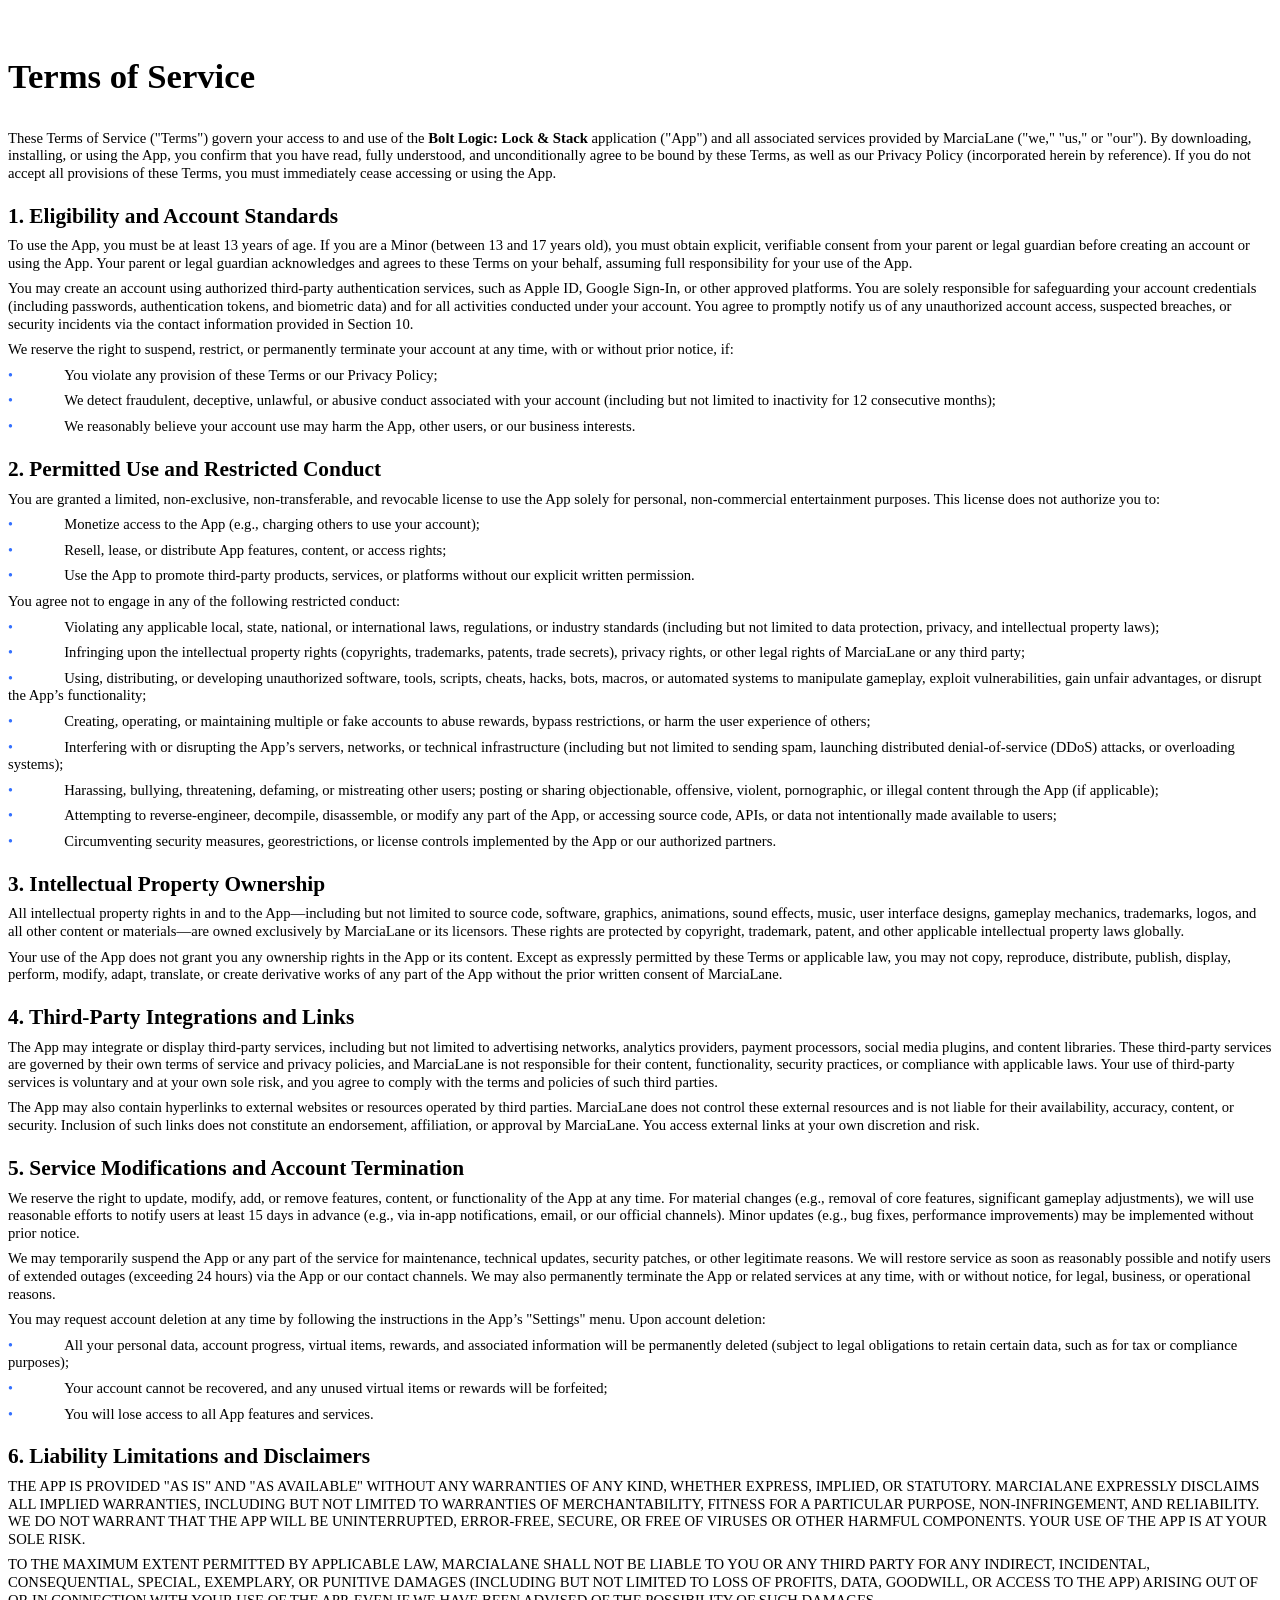
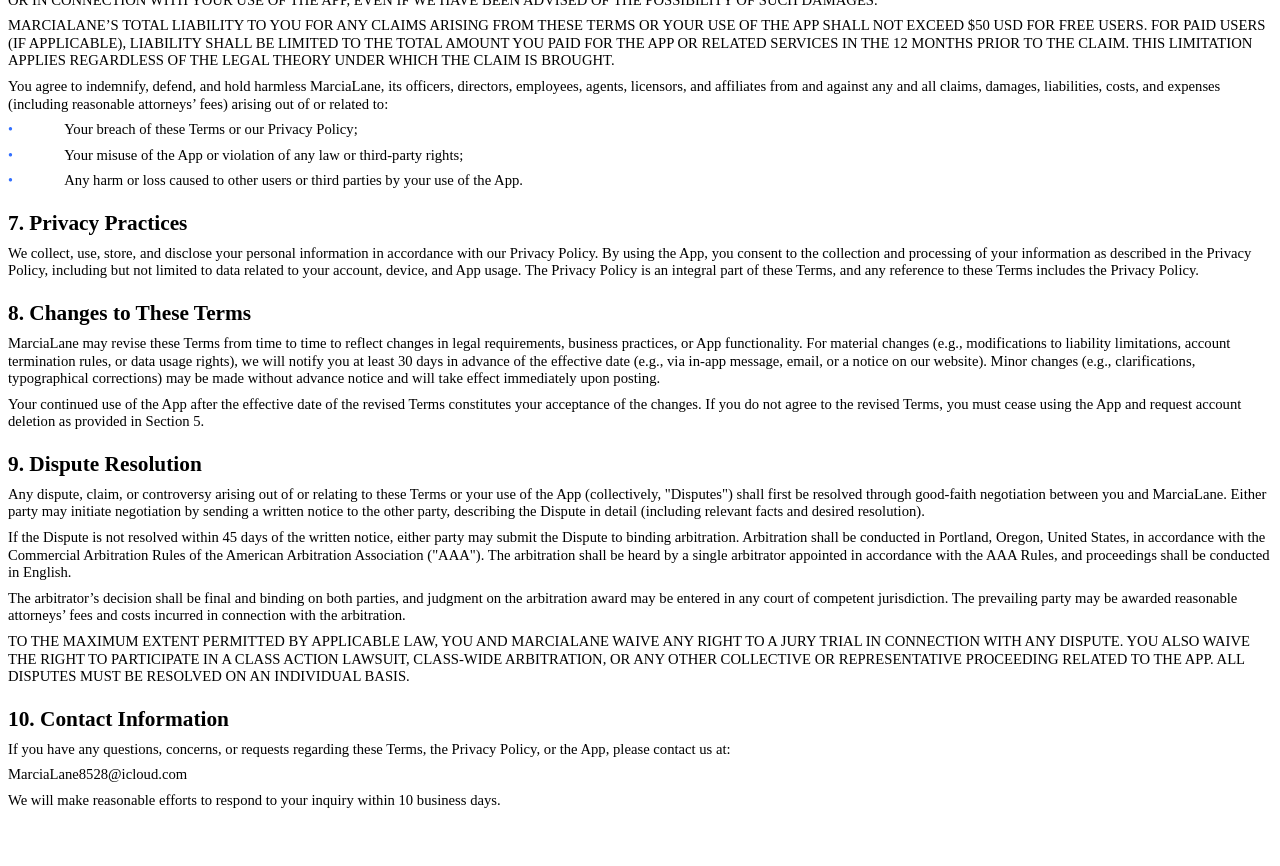
<file: bolt_logic/terms-of-service.html>
<html><head><meta http-equiv="Content-Type" content="text/html; charset=utf-8" /><meta http-equiv="Content-Style-Type" content="text/css" /><meta name="generator" content="Aspose.Words for .NET 17.1.0.0" /><title></title></head><body><div><div style="-aw-headerfooter-type:header-primary"><p style="margin-top:0pt; margin-bottom:0pt; text-align:justify; widows:0; orphans:0; font-size:10.5pt"><span style="font-family:Calibri">&#xa0;</span></p></div><p style="margin-top:24pt; margin-bottom:24pt; text-align:justify; line-height:120%; widows:0; orphans:0; font-size:26pt"><span style="font-family:'Segoe UI'; font-weight:bold">Terms of Service</span></p><p style="margin-top:6pt; margin-bottom:6pt; line-height:120%; widows:0; orphans:0; font-size:11pt"><span style="font-family:'Segoe UI'">These Terms of Service ("Terms") govern your access to and use of the </span><span style="font-family:'Segoe UI'; font-weight:bold">Bolt Logic: Lock &amp; Stack</span><span style="font-family:'Segoe UI'"> application ("App") and all associated services provided by MarciaLane ("we," "us," or "our"). By downloading, installing, or using the App, you confirm that you have read, fully understood, and unconditionally agree to be bound by these Terms, as well as our Privacy Policy (incorporated herein by reference). If you do not accept all provisions of these Terms, you must immediately cease accessing or using the App.</span></p><p style="margin-top:16pt; margin-bottom:6pt; line-height:120%; widows:0; orphans:0; font-size:16pt"><a name="heading_0"><span style="font-family:'Segoe UI'; font-weight:bold">1. Eligibility and Account Standards</span></a></p><p style="margin-top:6pt; margin-bottom:6pt; line-height:120%; widows:0; orphans:0; font-size:11pt"><span style="font-family:'Segoe UI'">To use the App, you must be at least 13 years of age. If you are a Minor (between 13 and 17 years old), you must obtain explicit, verifiable consent from your parent or legal guardian before creating an account or using the App. Your parent or legal guardian acknowledges and agrees to these Terms on your behalf, assuming full responsibility for your use of the App.</span></p><p style="margin-top:6pt; margin-bottom:6pt; line-height:120%; widows:0; orphans:0; font-size:11pt"><span style="font-family:'Segoe UI'">You may create an account using authorized third-party authentication services, such as Apple ID, Google Sign-In, or other approved platforms. You are solely responsible for safeguarding your account credentials (including passwords, authentication tokens, and biometric data) and for all activities conducted under your account. You agree to promptly notify us of any unauthorized account access, suspected breaches, or security incidents via the contact information provided in Section 10.</span></p><p style="margin-top:6pt; margin-bottom:6pt; line-height:120%; widows:0; orphans:0; font-size:11pt"><span style="font-family:'Segoe UI'">We reserve the right to suspend, restrict, or permanently terminate your account at any time, with or without prior notice, if:</span></p><p style="margin-top:6pt; margin-bottom:6pt; line-height:120%; widows:0; orphans:0; font-size:11pt"><span style="font-family:'Segoe UI'; font-size:10.5pt; color:#3370ff">•</span><span style="font:7pt 'Times New Roman'">&#xa0;&#xa0;&#xa0;&#xa0;&#xa0;&#xa0;&#xa0;&#xa0;&#xa0;&#xa0;&#xa0;&#xa0;&#xa0;&#xa0;&#xa0;&#xa0;&#xa0;&#xa0;&#xa0;&#xa0;&#xa0; </span><span style="font-family:'Segoe UI'">You violate any provision of these Terms or our Privacy Policy;</span></p><p style="margin-top:6pt; margin-bottom:6pt; line-height:120%; widows:0; orphans:0; font-size:11pt"><span style="font-family:'Segoe UI'; font-size:10.5pt; color:#3370ff">•</span><span style="font:7pt 'Times New Roman'">&#xa0;&#xa0;&#xa0;&#xa0;&#xa0;&#xa0;&#xa0;&#xa0;&#xa0;&#xa0;&#xa0;&#xa0;&#xa0;&#xa0;&#xa0;&#xa0;&#xa0;&#xa0;&#xa0;&#xa0;&#xa0; </span><span style="font-family:'Segoe UI'">We detect fraudulent, deceptive, unlawful, or abusive conduct associated with your account (including but not limited to inactivity for 12 consecutive months);</span></p><p style="margin-top:6pt; margin-bottom:6pt; line-height:120%; widows:0; orphans:0; font-size:11pt"><span style="font-family:'Segoe UI'; font-size:10.5pt; color:#3370ff">•</span><span style="font:7pt 'Times New Roman'">&#xa0;&#xa0;&#xa0;&#xa0;&#xa0;&#xa0;&#xa0;&#xa0;&#xa0;&#xa0;&#xa0;&#xa0;&#xa0;&#xa0;&#xa0;&#xa0;&#xa0;&#xa0;&#xa0;&#xa0;&#xa0; </span><span style="font-family:'Segoe UI'">We reasonably believe your account use may harm the App, other users, or our business interests.</span></p><p style="margin-top:16pt; margin-bottom:6pt; line-height:120%; widows:0; orphans:0; font-size:16pt"><a name="heading_1"><span style="font-family:'Segoe UI'; font-weight:bold">2. Permitted Use and Restricted Conduct</span></a></p><p style="margin-top:6pt; margin-bottom:6pt; line-height:120%; widows:0; orphans:0; font-size:11pt"><span style="font-family:'Segoe UI'">You are granted a limited, non-exclusive, non-transferable, and revocable license to use the App solely for personal, non-commercial entertainment purposes. This license does not authorize you to:</span></p><p style="margin-top:6pt; margin-bottom:6pt; line-height:120%; widows:0; orphans:0; font-size:11pt"><span style="font-family:'Segoe UI'; font-size:10.5pt; color:#3370ff">•</span><span style="font:7pt 'Times New Roman'">&#xa0;&#xa0;&#xa0;&#xa0;&#xa0;&#xa0;&#xa0;&#xa0;&#xa0;&#xa0;&#xa0;&#xa0;&#xa0;&#xa0;&#xa0;&#xa0;&#xa0;&#xa0;&#xa0;&#xa0;&#xa0; </span><span style="font-family:'Segoe UI'">Monetize access to the App (e.g., charging others to use your account);</span></p><p style="margin-top:6pt; margin-bottom:6pt; line-height:120%; widows:0; orphans:0; font-size:11pt"><span style="font-family:'Segoe UI'; font-size:10.5pt; color:#3370ff">•</span><span style="font:7pt 'Times New Roman'">&#xa0;&#xa0;&#xa0;&#xa0;&#xa0;&#xa0;&#xa0;&#xa0;&#xa0;&#xa0;&#xa0;&#xa0;&#xa0;&#xa0;&#xa0;&#xa0;&#xa0;&#xa0;&#xa0;&#xa0;&#xa0; </span><span style="font-family:'Segoe UI'">Resell, lease, or distribute App features, content, or access rights;</span></p><p style="margin-top:6pt; margin-bottom:6pt; line-height:120%; widows:0; orphans:0; font-size:11pt"><span style="font-family:'Segoe UI'; font-size:10.5pt; color:#3370ff">•</span><span style="font:7pt 'Times New Roman'">&#xa0;&#xa0;&#xa0;&#xa0;&#xa0;&#xa0;&#xa0;&#xa0;&#xa0;&#xa0;&#xa0;&#xa0;&#xa0;&#xa0;&#xa0;&#xa0;&#xa0;&#xa0;&#xa0;&#xa0;&#xa0; </span><span style="font-family:'Segoe UI'">Use the App to promote third-party products, services, or platforms without our explicit written permission.</span></p><p style="margin-top:6pt; margin-bottom:6pt; line-height:120%; widows:0; orphans:0; font-size:11pt"><span style="font-family:'Segoe UI'">You agree not to engage in any of the following restricted conduct:</span></p><p style="margin-top:6pt; margin-bottom:6pt; line-height:120%; widows:0; orphans:0; font-size:11pt"><span style="font-family:'Segoe UI'; font-size:10.5pt; color:#3370ff">•</span><span style="font:7pt 'Times New Roman'">&#xa0;&#xa0;&#xa0;&#xa0;&#xa0;&#xa0;&#xa0;&#xa0;&#xa0;&#xa0;&#xa0;&#xa0;&#xa0;&#xa0;&#xa0;&#xa0;&#xa0;&#xa0;&#xa0;&#xa0;&#xa0; </span><span style="font-family:'Segoe UI'">Violating any applicable local, state, national, or international laws, regulations, or industry standards (including but not limited to data protection, privacy, and intellectual property laws);</span></p><p style="margin-top:6pt; margin-bottom:6pt; line-height:120%; widows:0; orphans:0; font-size:11pt"><span style="font-family:'Segoe UI'; font-size:10.5pt; color:#3370ff">•</span><span style="font:7pt 'Times New Roman'">&#xa0;&#xa0;&#xa0;&#xa0;&#xa0;&#xa0;&#xa0;&#xa0;&#xa0;&#xa0;&#xa0;&#xa0;&#xa0;&#xa0;&#xa0;&#xa0;&#xa0;&#xa0;&#xa0;&#xa0;&#xa0; </span><span style="font-family:'Segoe UI'">Infringing upon the intellectual property rights (copyrights, trademarks, patents, trade secrets), privacy rights, or other legal rights of MarciaLane or any third party;</span></p><p style="margin-top:6pt; margin-bottom:6pt; line-height:120%; widows:0; orphans:0; font-size:11pt"><span style="font-family:'Segoe UI'; font-size:10.5pt; color:#3370ff">•</span><span style="font:7pt 'Times New Roman'">&#xa0;&#xa0;&#xa0;&#xa0;&#xa0;&#xa0;&#xa0;&#xa0;&#xa0;&#xa0;&#xa0;&#xa0;&#xa0;&#xa0;&#xa0;&#xa0;&#xa0;&#xa0;&#xa0;&#xa0;&#xa0; </span><span style="font-family:'Segoe UI'">Using, distributing, or developing unauthorized software, tools, scripts, cheats, hacks, bots, macros, or automated systems to manipulate gameplay, exploit vulnerabilities, gain unfair advantages, or disrupt the App’s functionality;</span></p><p style="margin-top:6pt; margin-bottom:6pt; line-height:120%; widows:0; orphans:0; font-size:11pt"><span style="font-family:'Segoe UI'; font-size:10.5pt; color:#3370ff">•</span><span style="font:7pt 'Times New Roman'">&#xa0;&#xa0;&#xa0;&#xa0;&#xa0;&#xa0;&#xa0;&#xa0;&#xa0;&#xa0;&#xa0;&#xa0;&#xa0;&#xa0;&#xa0;&#xa0;&#xa0;&#xa0;&#xa0;&#xa0;&#xa0; </span><span style="font-family:'Segoe UI'">Creating, operating, or maintaining multiple or fake accounts to abuse rewards, bypass restrictions, or harm the user experience of others;</span></p><p style="margin-top:6pt; margin-bottom:6pt; line-height:120%; widows:0; orphans:0; font-size:11pt"><span style="font-family:'Segoe UI'; font-size:10.5pt; color:#3370ff">•</span><span style="font:7pt 'Times New Roman'">&#xa0;&#xa0;&#xa0;&#xa0;&#xa0;&#xa0;&#xa0;&#xa0;&#xa0;&#xa0;&#xa0;&#xa0;&#xa0;&#xa0;&#xa0;&#xa0;&#xa0;&#xa0;&#xa0;&#xa0;&#xa0; </span><span style="font-family:'Segoe UI'">Interfering with or disrupting the App’s servers, networks, or technical infrastructure (including but not limited to sending spam, launching distributed denial-of-service (DDoS) attacks, or overloading systems);</span></p><p style="margin-top:6pt; margin-bottom:6pt; line-height:120%; widows:0; orphans:0; font-size:11pt"><span style="font-family:'Segoe UI'; font-size:10.5pt; color:#3370ff">•</span><span style="font:7pt 'Times New Roman'">&#xa0;&#xa0;&#xa0;&#xa0;&#xa0;&#xa0;&#xa0;&#xa0;&#xa0;&#xa0;&#xa0;&#xa0;&#xa0;&#xa0;&#xa0;&#xa0;&#xa0;&#xa0;&#xa0;&#xa0;&#xa0; </span><span style="font-family:'Segoe UI'">Harassing, bullying, threatening, defaming, or mistreating other users; posting or sharing objectionable, offensive, violent, pornographic, or illegal content through the App (if applicable);</span></p><p style="margin-top:6pt; margin-bottom:6pt; line-height:120%; widows:0; orphans:0; font-size:11pt"><span style="font-family:'Segoe UI'; font-size:10.5pt; color:#3370ff">•</span><span style="font:7pt 'Times New Roman'">&#xa0;&#xa0;&#xa0;&#xa0;&#xa0;&#xa0;&#xa0;&#xa0;&#xa0;&#xa0;&#xa0;&#xa0;&#xa0;&#xa0;&#xa0;&#xa0;&#xa0;&#xa0;&#xa0;&#xa0;&#xa0; </span><span style="font-family:'Segoe UI'">Attempting to reverse-engineer, decompile, disassemble, or modify any part of the App, or accessing source code, APIs, or data not intentionally made available to users;</span></p><p style="margin-top:6pt; margin-bottom:6pt; line-height:120%; widows:0; orphans:0; font-size:11pt"><span style="font-family:'Segoe UI'; font-size:10.5pt; color:#3370ff">•</span><span style="font:7pt 'Times New Roman'">&#xa0;&#xa0;&#xa0;&#xa0;&#xa0;&#xa0;&#xa0;&#xa0;&#xa0;&#xa0;&#xa0;&#xa0;&#xa0;&#xa0;&#xa0;&#xa0;&#xa0;&#xa0;&#xa0;&#xa0;&#xa0; </span><span style="font-family:'Segoe UI'">Circumventing security measures, georestrictions, or license controls implemented by the App or our authorized partners.</span></p><p style="margin-top:16pt; margin-bottom:6pt; line-height:120%; widows:0; orphans:0; font-size:16pt"><a name="heading_2"><span style="font-family:'Segoe UI'; font-weight:bold">3. Intellectual Property Ownership</span></a></p><p style="margin-top:6pt; margin-bottom:6pt; line-height:120%; widows:0; orphans:0; font-size:11pt"><span style="font-family:'Segoe UI'">All intellectual property rights in and to the App—including but not limited to source code, software, graphics, animations, sound effects, music, user interface designs, gameplay mechanics, trademarks, logos, and all other content or materials—are owned exclusively by MarciaLane or its licensors. These rights are protected by copyright, trademark, patent, and other applicable intellectual property laws globally.</span></p><p style="margin-top:6pt; margin-bottom:6pt; line-height:120%; widows:0; orphans:0; font-size:11pt"><span style="font-family:'Segoe UI'">Your use of the App does not grant you any ownership rights in the App or its content. Except as expressly permitted by these Terms or applicable law, you may not copy, reproduce, distribute, publish, display, perform, modify, adapt, translate, or create derivative works of any part of the App without the prior written consent of MarciaLane.</span></p><p style="margin-top:16pt; margin-bottom:6pt; line-height:120%; widows:0; orphans:0; font-size:16pt"><a name="heading_3"><span style="font-family:'Segoe UI'; font-weight:bold">4. Third-Party Integrations and Links</span></a></p><p style="margin-top:6pt; margin-bottom:6pt; line-height:120%; widows:0; orphans:0; font-size:11pt"><span style="font-family:'Segoe UI'">The App may integrate or display third-party services, including but not limited to advertising networks, analytics providers, payment processors, social media plugins, and content libraries. These third-party services are governed by their own terms of service and privacy policies, and MarciaLane is not responsible for their content, functionality, security practices, or compliance with applicable laws. Your use of third-party services is voluntary and at your own sole risk, and you agree to comply with the terms and policies of such third parties.</span></p><p style="margin-top:6pt; margin-bottom:6pt; line-height:120%; widows:0; orphans:0; font-size:11pt"><span style="font-family:'Segoe UI'">The App may also contain hyperlinks to external websites or resources operated by third parties. MarciaLane does not control these external resources and is not liable for their availability, accuracy, content, or security. Inclusion of such links does not constitute an endorsement, affiliation, or approval by MarciaLane. You access external links at your own discretion and risk.</span></p><p style="margin-top:16pt; margin-bottom:6pt; line-height:120%; widows:0; orphans:0; font-size:16pt"><a name="heading_4"><span style="font-family:'Segoe UI'; font-weight:bold">5. Service Modifications and Account Termination</span></a></p><p style="margin-top:6pt; margin-bottom:6pt; line-height:120%; widows:0; orphans:0; font-size:11pt"><span style="font-family:'Segoe UI'">We reserve the right to update, modify, add, or remove features, content, or functionality of the App at any time. For material changes (e.g., removal of core features, significant gameplay adjustments), we will use reasonable efforts to notify users at least 15 days in advance (e.g., via in-app notifications, email, or our official channels). Minor updates (e.g., bug fixes, performance improvements) may be implemented without prior notice.</span></p><p style="margin-top:6pt; margin-bottom:6pt; line-height:120%; widows:0; orphans:0; font-size:11pt"><span style="font-family:'Segoe UI'">We may temporarily suspend the App or any part of the service for maintenance, technical updates, security patches, or other legitimate reasons. We will restore service as soon as reasonably possible and notify users of extended outages (exceeding 24 hours) via the App or our contact channels. We may also permanently terminate the App or related services at any time, with or without notice, for legal, business, or operational reasons.</span></p><p style="margin-top:6pt; margin-bottom:6pt; line-height:120%; widows:0; orphans:0; font-size:11pt"><span style="font-family:'Segoe UI'">You may request account deletion at any time by following the instructions in the App’s "Settings" menu. Upon account deletion:</span></p><p style="margin-top:6pt; margin-bottom:6pt; line-height:120%; widows:0; orphans:0; font-size:11pt"><span style="font-family:'Segoe UI'; font-size:10.5pt; color:#3370ff">•</span><span style="font:7pt 'Times New Roman'">&#xa0;&#xa0;&#xa0;&#xa0;&#xa0;&#xa0;&#xa0;&#xa0;&#xa0;&#xa0;&#xa0;&#xa0;&#xa0;&#xa0;&#xa0;&#xa0;&#xa0;&#xa0;&#xa0;&#xa0;&#xa0; </span><span style="font-family:'Segoe UI'">All your personal data, account progress, virtual items, rewards, and associated information will be permanently deleted (subject to legal obligations to retain certain data, such as for tax or compliance purposes);</span></p><p style="margin-top:6pt; margin-bottom:6pt; line-height:120%; widows:0; orphans:0; font-size:11pt"><span style="font-family:'Segoe UI'; font-size:10.5pt; color:#3370ff">•</span><span style="font:7pt 'Times New Roman'">&#xa0;&#xa0;&#xa0;&#xa0;&#xa0;&#xa0;&#xa0;&#xa0;&#xa0;&#xa0;&#xa0;&#xa0;&#xa0;&#xa0;&#xa0;&#xa0;&#xa0;&#xa0;&#xa0;&#xa0;&#xa0; </span><span style="font-family:'Segoe UI'">Your account cannot be recovered, and any unused virtual items or rewards will be forfeited;</span></p><p style="margin-top:6pt; margin-bottom:6pt; line-height:120%; widows:0; orphans:0; font-size:11pt"><span style="font-family:'Segoe UI'; font-size:10.5pt; color:#3370ff">•</span><span style="font:7pt 'Times New Roman'">&#xa0;&#xa0;&#xa0;&#xa0;&#xa0;&#xa0;&#xa0;&#xa0;&#xa0;&#xa0;&#xa0;&#xa0;&#xa0;&#xa0;&#xa0;&#xa0;&#xa0;&#xa0;&#xa0;&#xa0;&#xa0; </span><span style="font-family:'Segoe UI'">You will lose access to all App features and services.</span></p><p style="margin-top:16pt; margin-bottom:6pt; line-height:120%; widows:0; orphans:0; font-size:16pt"><a name="heading_5"><span style="font-family:'Segoe UI'; font-weight:bold">6. Liability Limitations and Disclaimers</span></a></p><p style="margin-top:6pt; margin-bottom:6pt; line-height:120%; widows:0; orphans:0; font-size:11pt"><span style="font-family:'Segoe UI'">THE APP IS PROVIDED "AS IS" AND "AS AVAILABLE" WITHOUT ANY WARRANTIES OF ANY KIND, WHETHER EXPRESS, IMPLIED, OR STATUTORY. MARCIALANE EXPRESSLY DISCLAIMS ALL IMPLIED WARRANTIES, INCLUDING BUT NOT LIMITED TO WARRANTIES OF MERCHANTABILITY, FITNESS FOR A PARTICULAR PURPOSE, NON-INFRINGEMENT, AND RELIABILITY. WE DO NOT WARRANT THAT THE APP WILL BE UNINTERRUPTED, ERROR-FREE, SECURE, OR FREE OF VIRUSES OR OTHER HARMFUL COMPONENTS. YOUR USE OF THE APP IS AT YOUR SOLE RISK.</span></p><p style="margin-top:6pt; margin-bottom:6pt; line-height:120%; widows:0; orphans:0; font-size:11pt"><span style="font-family:'Segoe UI'">TO THE MAXIMUM EXTENT PERMITTED BY APPLICABLE LAW, MARCIALANE SHALL NOT BE LIABLE TO YOU OR ANY THIRD PARTY FOR ANY INDIRECT, INCIDENTAL, CONSEQUENTIAL, SPECIAL, EXEMPLARY, OR PUNITIVE DAMAGES (INCLUDING BUT NOT LIMITED TO LOSS OF PROFITS, DATA, GOODWILL, OR ACCESS TO THE APP) ARISING OUT OF OR IN CONNECTION WITH YOUR USE OF THE APP, EVEN IF WE HAVE BEEN ADVISED OF THE POSSIBILITY OF SUCH DAMAGES.</span></p><p style="margin-top:6pt; margin-bottom:6pt; line-height:120%; widows:0; orphans:0; font-size:11pt"><span style="font-family:'Segoe UI'">MARCIALANE’S TOTAL LIABILITY TO YOU FOR ANY CLAIMS ARISING FROM THESE TERMS OR YOUR USE OF THE APP SHALL NOT EXCEED $50 USD FOR FREE USERS. FOR PAID USERS (IF APPLICABLE), LIABILITY SHALL BE LIMITED TO THE TOTAL AMOUNT YOU PAID FOR THE APP OR RELATED SERVICES IN THE 12 MONTHS PRIOR TO THE CLAIM. THIS LIMITATION APPLIES REGARDLESS OF THE LEGAL THEORY UNDER WHICH THE CLAIM IS BROUGHT.</span></p><p style="margin-top:6pt; margin-bottom:6pt; line-height:120%; widows:0; orphans:0; font-size:11pt"><span style="font-family:'Segoe UI'">You agree to indemnify, defend, and hold harmless MarciaLane, its officers, directors, employees, agents, licensors, and affiliates from and against any and all claims, damages, liabilities, costs, and expenses (including reasonable attorneys’ fees) arising out of or related to:</span></p><p style="margin-top:6pt; margin-bottom:6pt; line-height:120%; widows:0; orphans:0; font-size:11pt"><span style="font-family:'Segoe UI'; font-size:10.5pt; color:#3370ff">•</span><span style="font:7pt 'Times New Roman'">&#xa0;&#xa0;&#xa0;&#xa0;&#xa0;&#xa0;&#xa0;&#xa0;&#xa0;&#xa0;&#xa0;&#xa0;&#xa0;&#xa0;&#xa0;&#xa0;&#xa0;&#xa0;&#xa0;&#xa0;&#xa0; </span><span style="font-family:'Segoe UI'">Your breach of these Terms or our Privacy Policy;</span></p><p style="margin-top:6pt; margin-bottom:6pt; line-height:120%; widows:0; orphans:0; font-size:11pt"><span style="font-family:'Segoe UI'; font-size:10.5pt; color:#3370ff">•</span><span style="font:7pt 'Times New Roman'">&#xa0;&#xa0;&#xa0;&#xa0;&#xa0;&#xa0;&#xa0;&#xa0;&#xa0;&#xa0;&#xa0;&#xa0;&#xa0;&#xa0;&#xa0;&#xa0;&#xa0;&#xa0;&#xa0;&#xa0;&#xa0; </span><span style="font-family:'Segoe UI'">Your misuse of the App or violation of any law or third-party rights;</span></p><p style="margin-top:6pt; margin-bottom:6pt; line-height:120%; widows:0; orphans:0; font-size:11pt"><span style="font-family:'Segoe UI'; font-size:10.5pt; color:#3370ff">•</span><span style="font:7pt 'Times New Roman'">&#xa0;&#xa0;&#xa0;&#xa0;&#xa0;&#xa0;&#xa0;&#xa0;&#xa0;&#xa0;&#xa0;&#xa0;&#xa0;&#xa0;&#xa0;&#xa0;&#xa0;&#xa0;&#xa0;&#xa0;&#xa0; </span><span style="font-family:'Segoe UI'">Any harm or loss caused to other users or third parties by your use of the App.</span></p><p style="margin-top:16pt; margin-bottom:6pt; line-height:120%; widows:0; orphans:0; font-size:16pt"><a name="heading_6"><span style="font-family:'Segoe UI'; font-weight:bold">7. Privacy Practices</span></a></p><p style="margin-top:6pt; margin-bottom:6pt; line-height:120%; widows:0; orphans:0; font-size:11pt"><span style="font-family:'Segoe UI'">We collect, use, store, and disclose your personal information in accordance with our Privacy Policy. By using the App, you consent to the collection and processing of your information as described in the Privacy Policy, including but not limited to data related to your account, device, and App usage. The Privacy Policy is an integral part of these Terms, and any reference to these Terms includes the Privacy Policy.</span></p><p style="margin-top:16pt; margin-bottom:6pt; line-height:120%; widows:0; orphans:0; font-size:16pt"><a name="heading_7"><span style="font-family:'Segoe UI'; font-weight:bold">8. Changes to These Terms</span></a></p><p style="margin-top:6pt; margin-bottom:6pt; line-height:120%; widows:0; orphans:0; font-size:11pt"><span style="font-family:'Segoe UI'">MarciaLane may revise these Terms from time to time to reflect changes in legal requirements, business practices, or App functionality. For material changes (e.g., modifications to liability limitations, account termination rules, or data usage rights), we will notify you at least 30 days in advance of the effective date (e.g., via in-app message, email, or a notice on our website). Minor changes (e.g., clarifications, typographical corrections) may be made without advance notice and will take effect immediately upon posting.</span></p><p style="margin-top:6pt; margin-bottom:6pt; line-height:120%; widows:0; orphans:0; font-size:11pt"><span style="font-family:'Segoe UI'">Your continued use of the App after the effective date of the revised Terms constitutes your acceptance of the changes. If you do not agree to the revised Terms, you must cease using the App and request account deletion as provided in Section 5.</span></p><p style="margin-top:16pt; margin-bottom:6pt; line-height:120%; widows:0; orphans:0; font-size:16pt"><a name="heading_8"><span style="font-family:'Segoe UI'; font-weight:bold">9. Dispute Resolution</span></a></p><p style="margin-top:6pt; margin-bottom:6pt; line-height:120%; widows:0; orphans:0; font-size:11pt"><span style="font-family:'Segoe UI'">Any dispute, claim, or controversy arising out of or relating to these Terms or your use of the App (collectively, "Disputes") shall first be resolved through good-faith negotiation between you and MarciaLane. Either party may initiate negotiation by sending a written notice to the other party, describing the Dispute in detail (including relevant facts and desired resolution).</span></p><p style="margin-top:6pt; margin-bottom:6pt; line-height:120%; widows:0; orphans:0; font-size:11pt"><span style="font-family:'Segoe UI'">If the Dispute is not resolved within 45 days of the written notice, either party may submit the Dispute to binding arbitration. Arbitration shall be conducted in Portland, Oregon, United States, in accordance with the Commercial Arbitration Rules of the American Arbitration Association ("AAA"). The arbitration shall be heard by a single arbitrator appointed in accordance with the AAA Rules, and proceedings shall be conducted in English.</span></p><p style="margin-top:6pt; margin-bottom:6pt; line-height:120%; widows:0; orphans:0; font-size:11pt"><span style="font-family:'Segoe UI'">The arbitrator’s decision shall be final and binding on both parties, and judgment on the arbitration award may be entered in any court of competent jurisdiction. The prevailing party may be awarded reasonable attorneys’ fees and costs incurred in connection with the arbitration.</span></p><p style="margin-top:6pt; margin-bottom:6pt; line-height:120%; widows:0; orphans:0; font-size:11pt"><span style="font-family:'Segoe UI'">TO THE MAXIMUM EXTENT PERMITTED BY APPLICABLE LAW, YOU AND MARCIALANE WAIVE ANY RIGHT TO A JURY TRIAL IN CONNECTION WITH ANY DISPUTE. YOU ALSO WAIVE THE RIGHT TO PARTICIPATE IN A CLASS ACTION LAWSUIT, CLASS-WIDE ARBITRATION, OR ANY OTHER COLLECTIVE OR REPRESENTATIVE PROCEEDING RELATED TO THE APP. ALL DISPUTES MUST BE RESOLVED ON AN INDIVIDUAL BASIS.</span></p><p style="margin-top:16pt; margin-bottom:6pt; line-height:120%; widows:0; orphans:0; font-size:16pt"><a name="heading_9"><span style="font-family:'Segoe UI'; font-weight:bold">10. Contact Information</span></a></p><p style="margin-top:6pt; margin-bottom:6pt; line-height:120%; widows:0; orphans:0; font-size:11pt"><span style="font-family:'Segoe UI'">If you have any questions, concerns, or requests regarding these Terms, the Privacy Policy, or the App, please contact us at:  </span></p><p style="margin-top:6pt; margin-bottom:6pt; line-height:120%; widows:0; orphans:0; font-size:11pt"><a href="mailto:MarciaLane8528@icloud.com" style="text-decoration:none"><span style="font-family:'Segoe UI'; color:#000000">MarciaLane8528@icloud.com</span></a></p><p style="margin-top:6pt; margin-bottom:6pt; line-height:120%; widows:0; orphans:0; font-size:11pt"><span style="font-family:'Segoe UI'">We will make reasonable efforts to respond to your inquiry within 10 business days.</span></p><p style="margin-top:6pt; margin-bottom:6pt; line-height:120%; widows:0; orphans:0; font-size:10.5pt"><span style="font-family:'Segoe UI'">&#xa0;</span></p><div style="-aw-headerfooter-type:footer-primary"><p style="margin-top:0pt; margin-bottom:0pt; text-align:justify; widows:0; orphans:0; font-size:10.5pt"><span style="font-family:Calibri">&#xa0;</span></p></div></div></body></html>
</file>
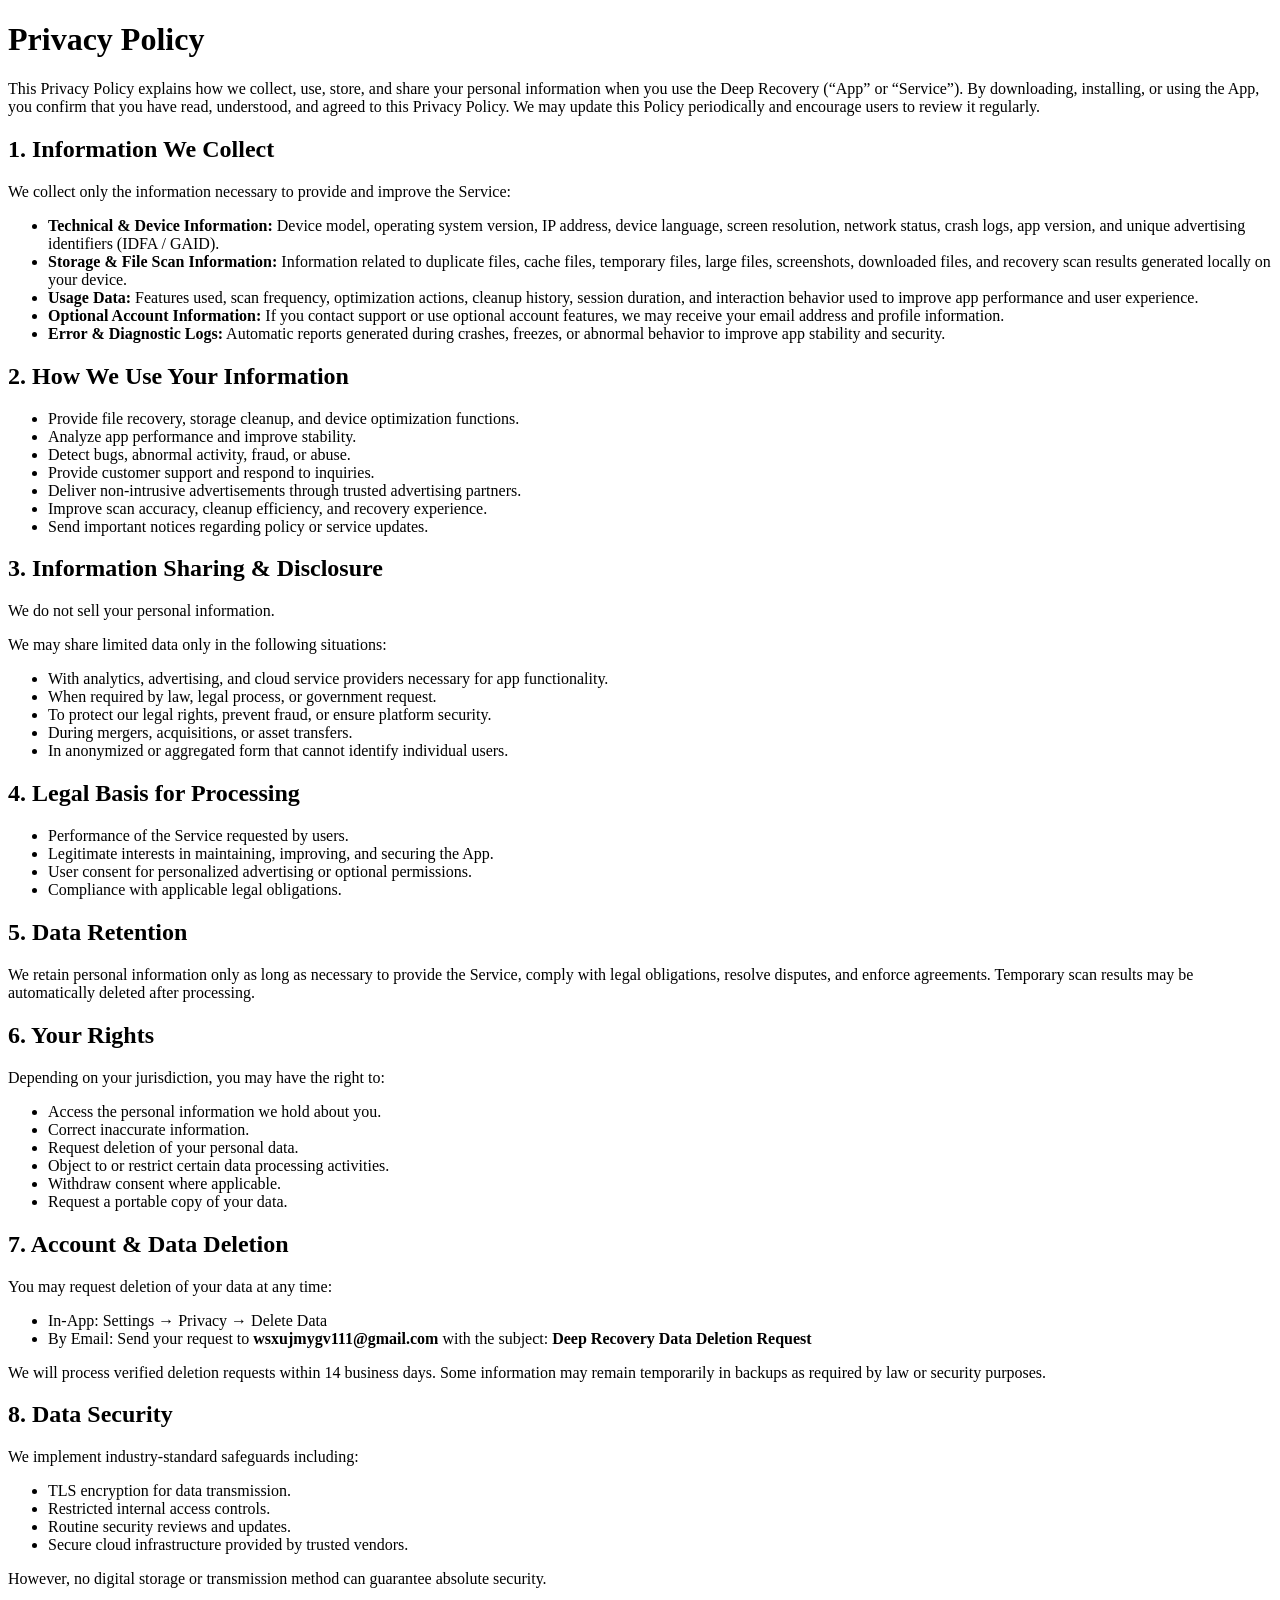
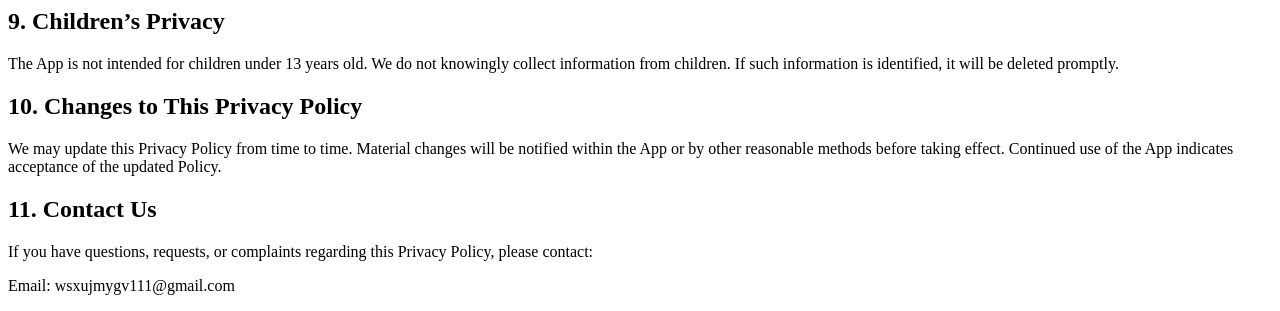
<file: deep_recovery/privacy.html>
<!DOCTYPE html>
<html lang="en">
<head>
<meta charset="UTF-8">
<meta name="viewport" content="width=device-width, initial-scale=1.0">
<title>Deep Recovery - Privacy Policy</title>
</head>

<body>

<h1>Privacy Policy</h1>

<p>
This Privacy Policy explains how we collect, use, store, and share your personal information when you use the Deep Recovery (“App” or “Service”).
By downloading, installing, or using the App, you confirm that you have read, understood, and agreed to this Privacy Policy.
We may update this Policy periodically and encourage users to review it regularly.
</p>

<h2>1. Information We Collect</h2>

<p>We collect only the information necessary to provide and improve the Service:</p>

<ul>
<li>
<strong>Technical & Device Information:</strong>
Device model, operating system version, IP address, device language, screen resolution, network status, crash logs, app version, and unique advertising identifiers (IDFA / GAID).
</li>

<li>
<strong>Storage & File Scan Information:</strong>
Information related to duplicate files, cache files, temporary files, large files, screenshots, downloaded files, and recovery scan results generated locally on your device.
</li>

<li>
<strong>Usage Data:</strong>
Features used, scan frequency, optimization actions, cleanup history, session duration, and interaction behavior used to improve app performance and user experience.
</li>

<li>
<strong>Optional Account Information:</strong>
If you contact support or use optional account features, we may receive your email address and profile information.
</li>

<li>
<strong>Error & Diagnostic Logs:</strong>
Automatic reports generated during crashes, freezes, or abnormal behavior to improve app stability and security.
</li>
</ul>

<h2>2. How We Use Your Information</h2>

<ul>
<li>Provide file recovery, storage cleanup, and device optimization functions.</li>
<li>Analyze app performance and improve stability.</li>
<li>Detect bugs, abnormal activity, fraud, or abuse.</li>
<li>Provide customer support and respond to inquiries.</li>
<li>Deliver non-intrusive advertisements through trusted advertising partners.</li>
<li>Improve scan accuracy, cleanup efficiency, and recovery experience.</li>
<li>Send important notices regarding policy or service updates.</li>
</ul>

<h2>3. Information Sharing & Disclosure</h2>

<p>We do not sell your personal information.</p>

<p>We may share limited data only in the following situations:</p>

<ul>
<li>With analytics, advertising, and cloud service providers necessary for app functionality.</li>
<li>When required by law, legal process, or government request.</li>
<li>To protect our legal rights, prevent fraud, or ensure platform security.</li>
<li>During mergers, acquisitions, or asset transfers.</li>
<li>In anonymized or aggregated form that cannot identify individual users.</li>
</ul>

<h2>4. Legal Basis for Processing</h2>

<ul>
<li>Performance of the Service requested by users.</li>
<li>Legitimate interests in maintaining, improving, and securing the App.</li>
<li>User consent for personalized advertising or optional permissions.</li>
<li>Compliance with applicable legal obligations.</li>
</ul>

<h2>5. Data Retention</h2>

<p>
We retain personal information only as long as necessary to provide the Service, comply with legal obligations, resolve disputes, and enforce agreements.
Temporary scan results may be automatically deleted after processing.
</p>

<h2>6. Your Rights</h2>

<p>Depending on your jurisdiction, you may have the right to:</p>

<ul>
<li>Access the personal information we hold about you.</li>
<li>Correct inaccurate information.</li>
<li>Request deletion of your personal data.</li>
<li>Object to or restrict certain data processing activities.</li>
<li>Withdraw consent where applicable.</li>
<li>Request a portable copy of your data.</li>
</ul>

<h2>7. Account & Data Deletion</h2>

<p>You may request deletion of your data at any time:</p>

<ul>
<li>In-App: Settings → Privacy → Delete Data</li>
<li>
By Email:
Send your request to <strong>wsxujmygv111@gmail.com</strong> with the subject:
<strong>Deep Recovery Data Deletion Request</strong>
</li>
</ul>

<p>
We will process verified deletion requests within 14 business days.
Some information may remain temporarily in backups as required by law or security purposes.
</p>

<h2>8. Data Security</h2>

<p>We implement industry-standard safeguards including:</p>

<ul>
<li>TLS encryption for data transmission.</li>
<li>Restricted internal access controls.</li>
<li>Routine security reviews and updates.</li>
<li>Secure cloud infrastructure provided by trusted vendors.</li>
</ul>

<p>
However, no digital storage or transmission method can guarantee absolute security.
</p>

<h2>9. Children’s Privacy</h2>

<p>
The App is not intended for children under 13 years old.
We do not knowingly collect information from children.
If such information is identified, it will be deleted promptly.
</p>

<h2>10. Changes to This Privacy Policy</h2>

<p>
We may update this Privacy Policy from time to time.
Material changes will be notified within the App or by other reasonable methods before taking effect.
Continued use of the App indicates acceptance of the updated Policy.
</p>

<h2>11. Contact Us</h2>

<p>
If you have questions, requests, or complaints regarding this Privacy Policy, please contact:
</p>

<p>
Email: wsxujmygv111@gmail.com
</p>

</body>
</html>
</file>
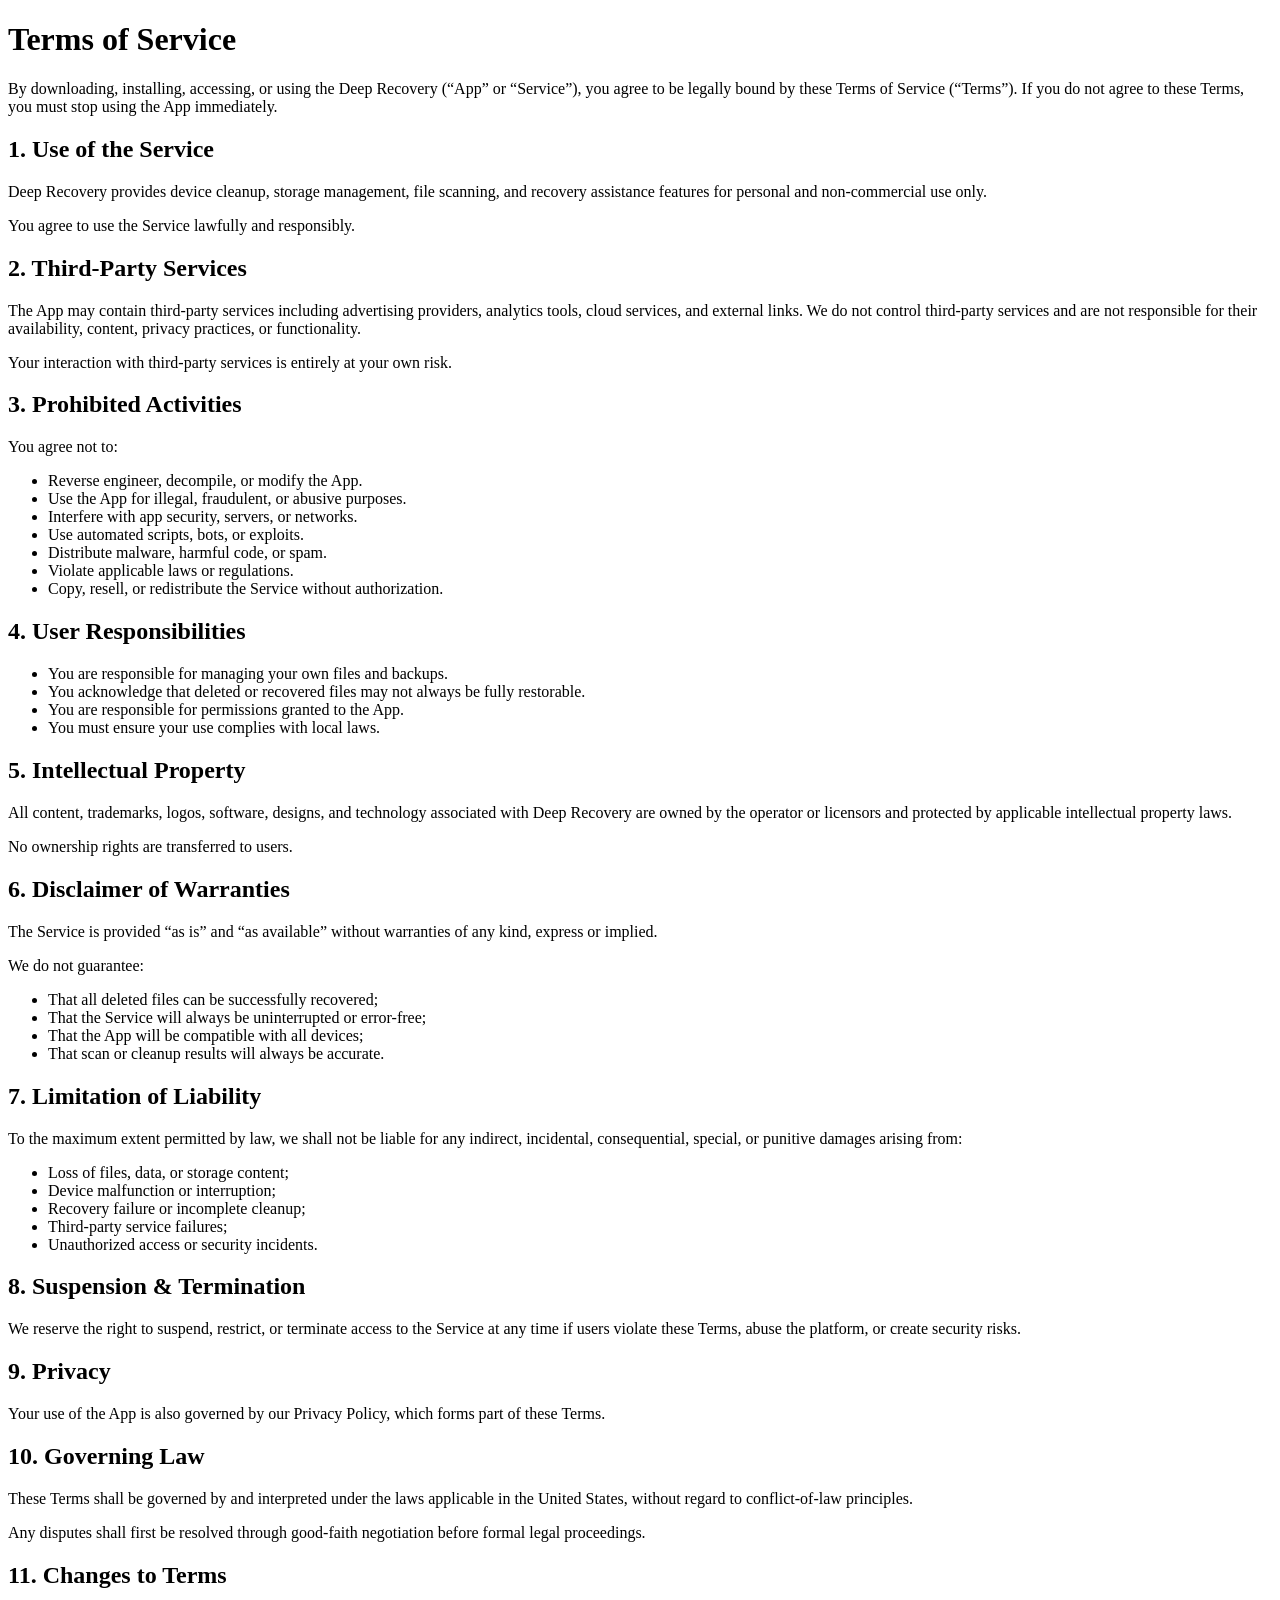
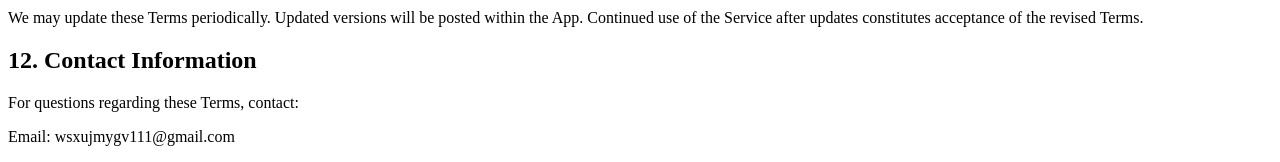
<file: deep_recovery/terms-of-service.html>
<!DOCTYPE html>
<html lang="en">
<head>
<meta charset="UTF-8">
<meta name="viewport" content="width=device-width, initial-scale=1.0">
<title>Deep Recovery - Terms of Service</title>
</head>

<body>

<h1>Terms of Service</h1>

<p>
By downloading, installing, accessing, or using the Deep Recovery (“App” or “Service”), you agree to be legally bound by these Terms of Service (“Terms”).
If you do not agree to these Terms, you must stop using the App immediately.
</p>

<h2>1. Use of the Service</h2>

<p>
Deep Recovery provides device cleanup, storage management, file scanning, and recovery assistance features for personal and non-commercial use only.
</p>

<p>
You agree to use the Service lawfully and responsibly.
</p>

<h2>2. Third-Party Services</h2>

<p>
The App may contain third-party services including advertising providers, analytics tools, cloud services, and external links.
We do not control third-party services and are not responsible for their availability, content, privacy practices, or functionality.
</p>

<p>
Your interaction with third-party services is entirely at your own risk.
</p>

<h2>3. Prohibited Activities</h2>

<p>You agree not to:</p>

<ul>
<li>Reverse engineer, decompile, or modify the App.</li>
<li>Use the App for illegal, fraudulent, or abusive purposes.</li>
<li>Interfere with app security, servers, or networks.</li>
<li>Use automated scripts, bots, or exploits.</li>
<li>Distribute malware, harmful code, or spam.</li>
<li>Violate applicable laws or regulations.</li>
<li>Copy, resell, or redistribute the Service without authorization.</li>
</ul>

<h2>4. User Responsibilities</h2>

<ul>
<li>You are responsible for managing your own files and backups.</li>
<li>You acknowledge that deleted or recovered files may not always be fully restorable.</li>
<li>You are responsible for permissions granted to the App.</li>
<li>You must ensure your use complies with local laws.</li>
</ul>

<h2>5. Intellectual Property</h2>

<p>
All content, trademarks, logos, software, designs, and technology associated with Deep Recovery are owned by the operator or licensors and protected by applicable intellectual property laws.
</p>

<p>
No ownership rights are transferred to users.
</p>

<h2>6. Disclaimer of Warranties</h2>

<p>
The Service is provided “as is” and “as available” without warranties of any kind, express or implied.
</p>

<p>We do not guarantee:</p>

<ul>
<li>That all deleted files can be successfully recovered;</li>
<li>That the Service will always be uninterrupted or error-free;</li>
<li>That the App will be compatible with all devices;</li>
<li>That scan or cleanup results will always be accurate.</li>
</ul>

<h2>7. Limitation of Liability</h2>

<p>
To the maximum extent permitted by law, we shall not be liable for any indirect, incidental, consequential, special, or punitive damages arising from:
</p>

<ul>
<li>Loss of files, data, or storage content;</li>
<li>Device malfunction or interruption;</li>
<li>Recovery failure or incomplete cleanup;</li>
<li>Third-party service failures;</li>
<li>Unauthorized access or security incidents.</li>
</ul>

<h2>8. Suspension & Termination</h2>

<p>
We reserve the right to suspend, restrict, or terminate access to the Service at any time if users violate these Terms, abuse the platform, or create security risks.
</p>

<h2>9. Privacy</h2>

<p>
Your use of the App is also governed by our Privacy Policy, which forms part of these Terms.
</p>

<h2>10. Governing Law</h2>

<p>
These Terms shall be governed by and interpreted under the laws applicable in the United States, without regard to conflict-of-law principles.
</p>

<p>
Any disputes shall first be resolved through good-faith negotiation before formal legal proceedings.
</p>

<h2>11. Changes to Terms</h2>

<p>
We may update these Terms periodically.
Updated versions will be posted within the App.
Continued use of the Service after updates constitutes acceptance of the revised Terms.
</p>

<h2>12. Contact Information</h2>

<p>
For questions regarding these Terms, contact:
</p>

<p>
Email: wsxujmygv111@gmail.com
</p>

</body>
</html>
</file>
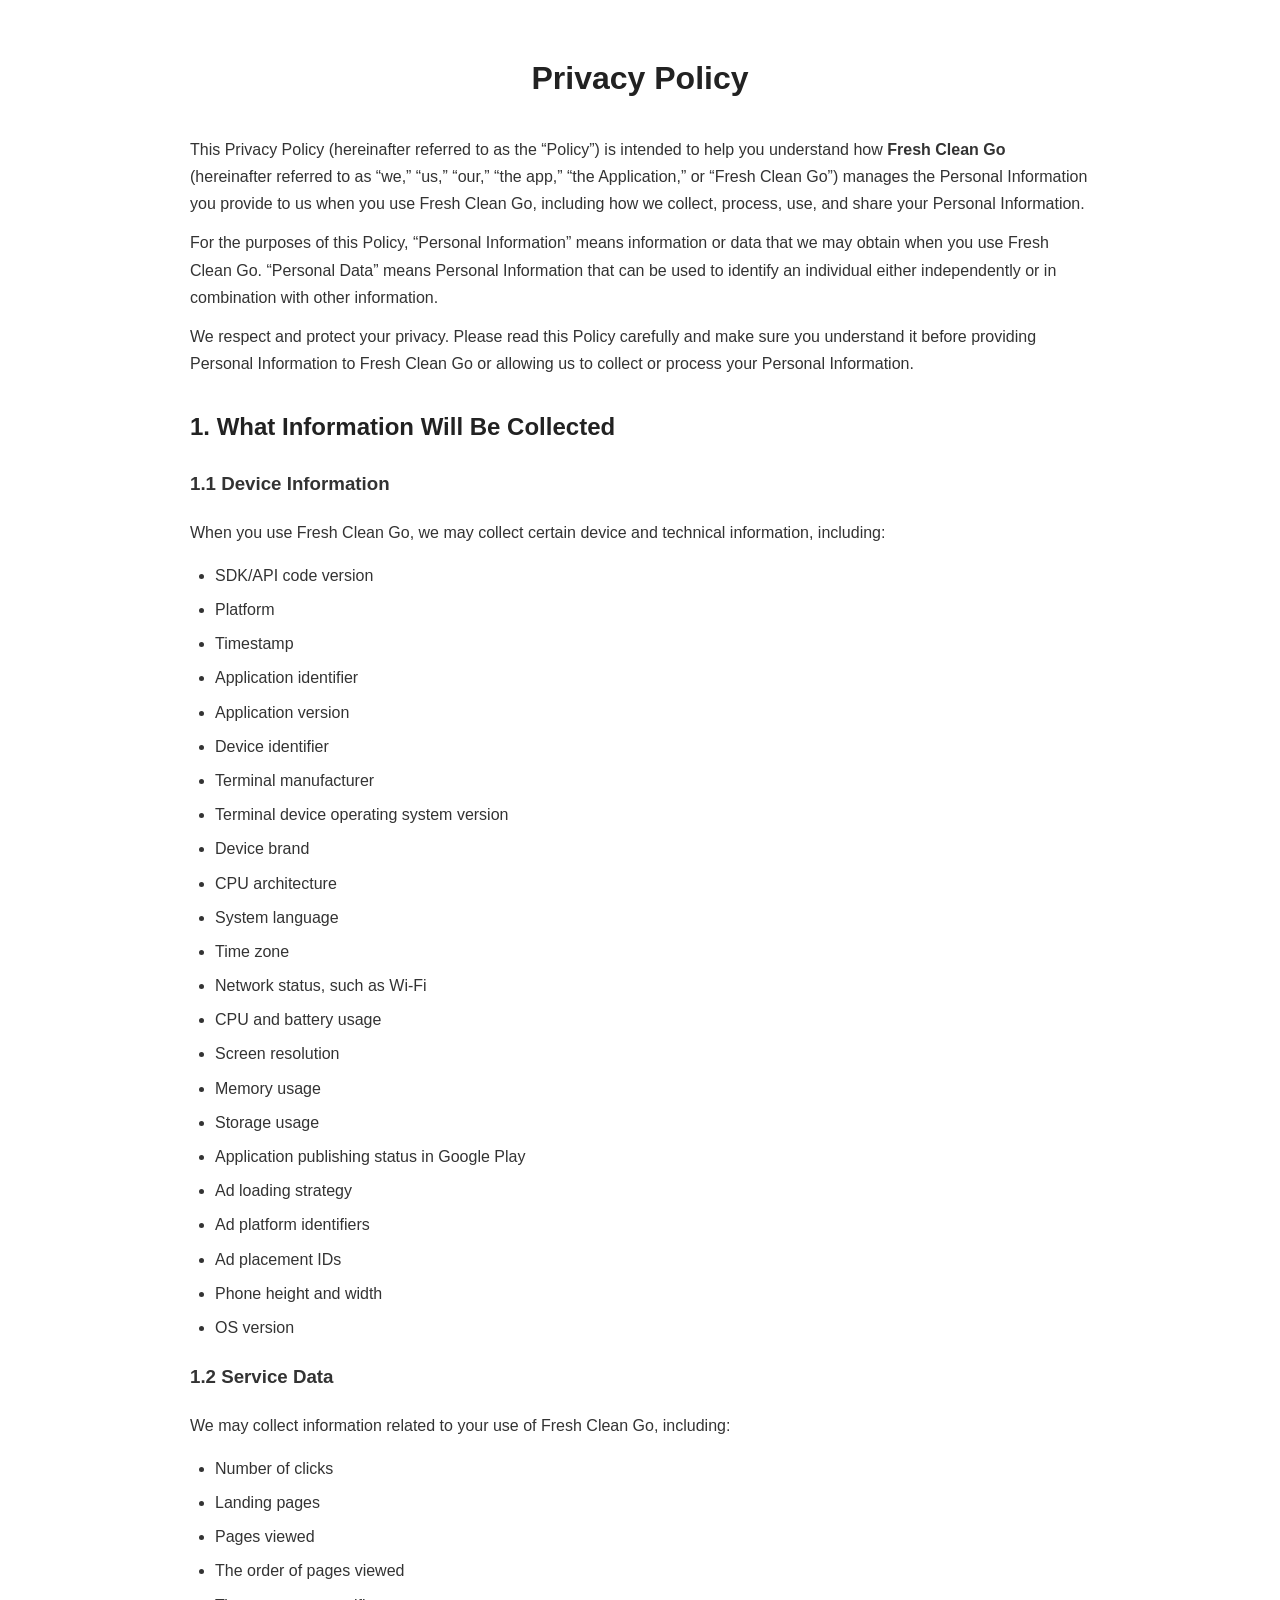
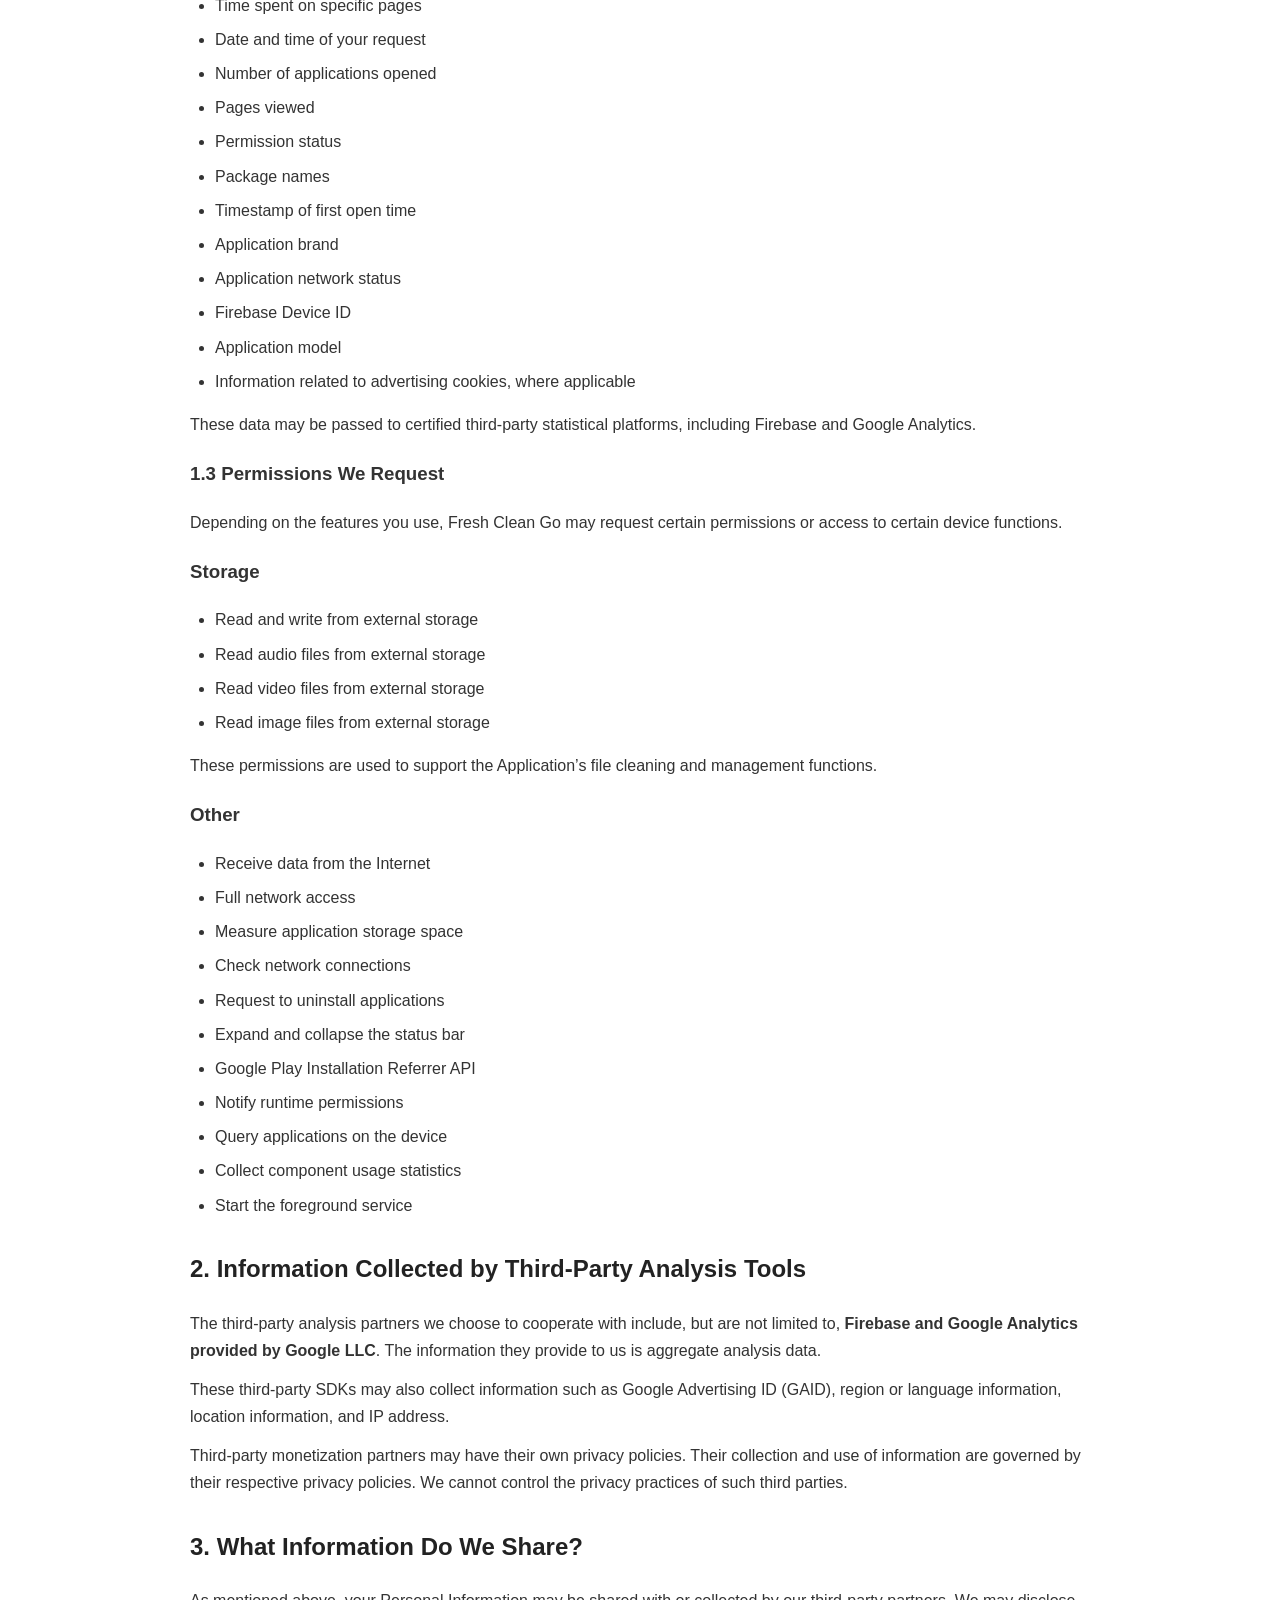
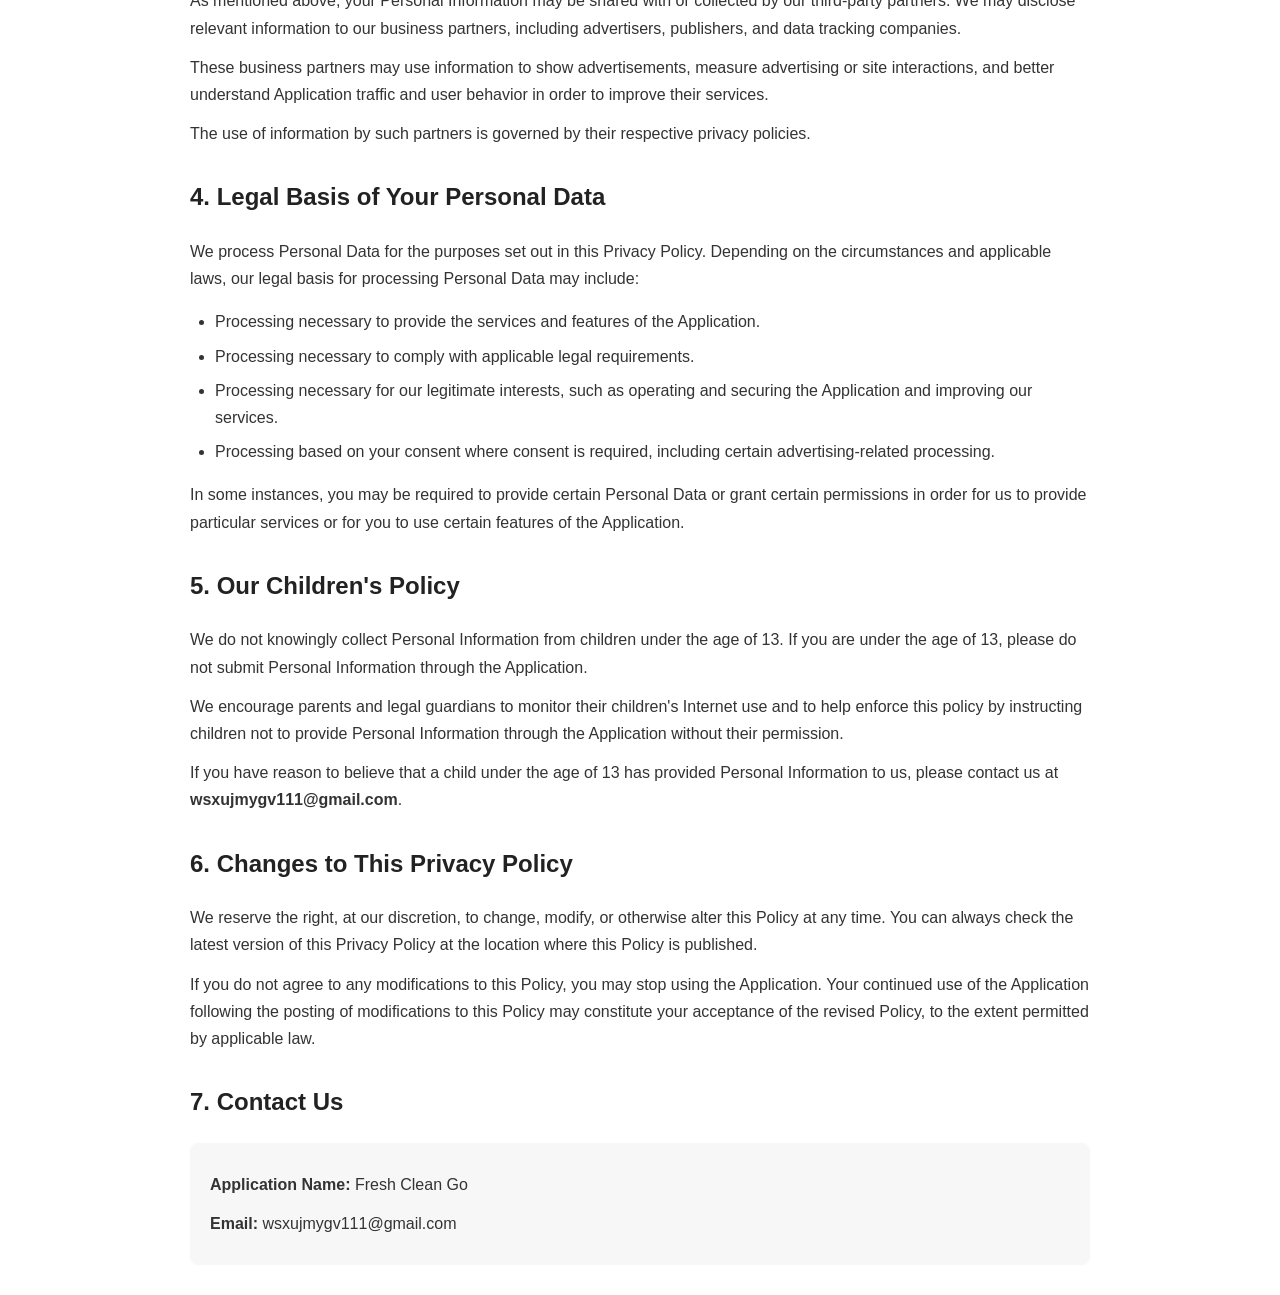
<file: fresh_clean_go/privacy.html>
<!DOCTYPE html>
<html lang="en">
<head>
<meta charset="UTF-8">
<meta name="viewport" content="width=device-width, initial-scale=1.0">
<title>Privacy Policy - Fresh Clean Go</title>
<style>
body{font-family:Arial,Helvetica,sans-serif;line-height:1.7;color:#333;max-width:900px;margin:0 auto;padding:30px 20px;background:#fff}
h1{text-align:center;color:#222;margin-bottom:30px}
h2{color:#222;margin-top:30px}
h3{color:#333;margin-top:20px}
p{margin:12px 0}
ul{padding-left:25px}
li{margin:7px 0}
.contact{background:#f7f7f7;padding:16px 20px;border-radius:8px;margin-top:15px}
</style>
</head>
<body>

<h1>Privacy Policy</h1>

<p>
This Privacy Policy (hereinafter referred to as the “Policy”) is intended to help you understand how
<strong>Fresh Clean Go</strong> (hereinafter referred to as “we,” “us,” “our,” “the app,” “the Application,”
or “Fresh Clean Go”) manages the Personal Information you provide to us when you use Fresh Clean Go,
including how we collect, process, use, and share your Personal Information.
</p>

<p>
For the purposes of this Policy, “Personal Information” means information or data that we may obtain
when you use Fresh Clean Go. “Personal Data” means Personal Information that can be used to identify
an individual either independently or in combination with other information.
</p>

<p>
We respect and protect your privacy. Please read this Policy carefully and make sure you understand it
before providing Personal Information to Fresh Clean Go or allowing us to collect or process your
Personal Information.
</p>

<h2>1. What Information Will Be Collected</h2>

<h3>1.1 Device Information</h3>
<p>When you use Fresh Clean Go, we may collect certain device and technical information, including:</p>
<ul>
<li>SDK/API code version</li>
<li>Platform</li>
<li>Timestamp</li>
<li>Application identifier</li>
<li>Application version</li>
<li>Device identifier</li>
<li>Terminal manufacturer</li>
<li>Terminal device operating system version</li>
<li>Device brand</li>
<li>CPU architecture</li>
<li>System language</li>
<li>Time zone</li>
<li>Network status, such as Wi-Fi</li>
<li>CPU and battery usage</li>
<li>Screen resolution</li>
<li>Memory usage</li>
<li>Storage usage</li>
<li>Application publishing status in Google Play</li>
<li>Ad loading strategy</li>
<li>Ad platform identifiers</li>
<li>Ad placement IDs</li>
<li>Phone height and width</li>
<li>OS version</li>
</ul>

<h3>1.2 Service Data</h3>
<p>We may collect information related to your use of Fresh Clean Go, including:</p>
<ul>
<li>Number of clicks</li>
<li>Landing pages</li>
<li>Pages viewed</li>
<li>The order of pages viewed</li>
<li>Time spent on specific pages</li>
<li>Date and time of your request</li>
<li>Number of applications opened</li>
<li>Pages viewed</li>
<li>Permission status</li>
<li>Package names</li>
<li>Timestamp of first open time</li>
<li>Application brand</li>
<li>Application network status</li>
<li>Firebase Device ID</li>
<li>Application model</li>
<li>Information related to advertising cookies, where applicable</li>
</ul>

<p>
These data may be passed to certified third-party statistical platforms, including Firebase and Google Analytics.
</p>

<h3>1.3 Permissions We Request</h3>
<p>
Depending on the features you use, Fresh Clean Go may request certain permissions or access to certain
device functions.
</p>

<h3>Storage</h3>
<ul>
<li>Read and write from external storage</li>
<li>Read audio files from external storage</li>
<li>Read video files from external storage</li>
<li>Read image files from external storage</li>
</ul>

<p>
These permissions are used to support the Application’s file cleaning and management functions.
</p>

<h3>Other</h3>
<ul>
<li>Receive data from the Internet</li>
<li>Full network access</li>
<li>Measure application storage space</li>
<li>Check network connections</li>
<li>Request to uninstall applications</li>
<li>Expand and collapse the status bar</li>
<li>Google Play Installation Referrer API</li>
<li>Notify runtime permissions</li>
<li>Query applications on the device</li>
<li>Collect component usage statistics</li>
<li>Start the foreground service</li>
</ul>

<h2>2. Information Collected by Third-Party Analysis Tools</h2>

<p>
The third-party analysis partners we choose to cooperate with include, but are not limited to,
<strong>Firebase and Google Analytics provided by Google LLC</strong>. The information they provide to us
is aggregate analysis data.
</p>

<p>
These third-party SDKs may also collect information such as Google Advertising ID (GAID), region or
language information, location information, and IP address.
</p>

<p>
Third-party monetization partners may have their own privacy policies. Their collection and use of
information are governed by their respective privacy policies. We cannot control the privacy practices
of such third parties.
</p>

<h2>3. What Information Do We Share?</h2>

<p>
As mentioned above, your Personal Information may be shared with or collected by our third-party partners.
We may disclose relevant information to our business partners, including advertisers, publishers, and
data tracking companies.
</p>

<p>
These business partners may use information to show advertisements, measure advertising or site
interactions, and better understand Application traffic and user behavior in order to improve their services.
</p>

<p>
The use of information by such partners is governed by their respective privacy policies.
</p>

<h2>4. Legal Basis of Your Personal Data</h2>

<p>
We process Personal Data for the purposes set out in this Privacy Policy.
Depending on the circumstances and applicable laws, our legal basis for processing Personal Data may include:
</p>

<ul>
<li>Processing necessary to provide the services and features of the Application.</li>
<li>Processing necessary to comply with applicable legal requirements.</li>
<li>Processing necessary for our legitimate interests, such as operating and securing the Application and improving our services.</li>
<li>Processing based on your consent where consent is required, including certain advertising-related processing.</li>
</ul>

<p>
In some instances, you may be required to provide certain Personal Data or grant certain permissions
in order for us to provide particular services or for you to use certain features of the Application.
</p>

<h2>5. Our Children's Policy</h2>

<p>
We do not knowingly collect Personal Information from children under the age of 13. If you are under
the age of 13, please do not submit Personal Information through the Application.
</p>

<p>
We encourage parents and legal guardians to monitor their children's Internet use and to help enforce
this policy by instructing children not to provide Personal Information through the Application without
their permission.
</p>

<p>
If you have reason to believe that a child under the age of 13 has provided Personal Information to us,
please contact us at <strong>wsxujmygv111@gmail.com</strong>.
</p>

<h2>6. Changes to This Privacy Policy</h2>

<p>
We reserve the right, at our discretion, to change, modify, or otherwise alter this Policy at any time.
You can always check the latest version of this Privacy Policy at the location where this Policy is published.
</p>

<p>
If you do not agree to any modifications to this Policy, you may stop using the Application.
Your continued use of the Application following the posting of modifications to this Policy may constitute
your acceptance of the revised Policy, to the extent permitted by applicable law.
</p>

<h2>7. Contact Us</h2>

<div class="contact">
<p><strong>Application Name:</strong> Fresh Clean Go</p>
<p><strong>Email:</strong> wsxujmygv111@gmail.com</p>
</div>

</body>
</html>
</file>
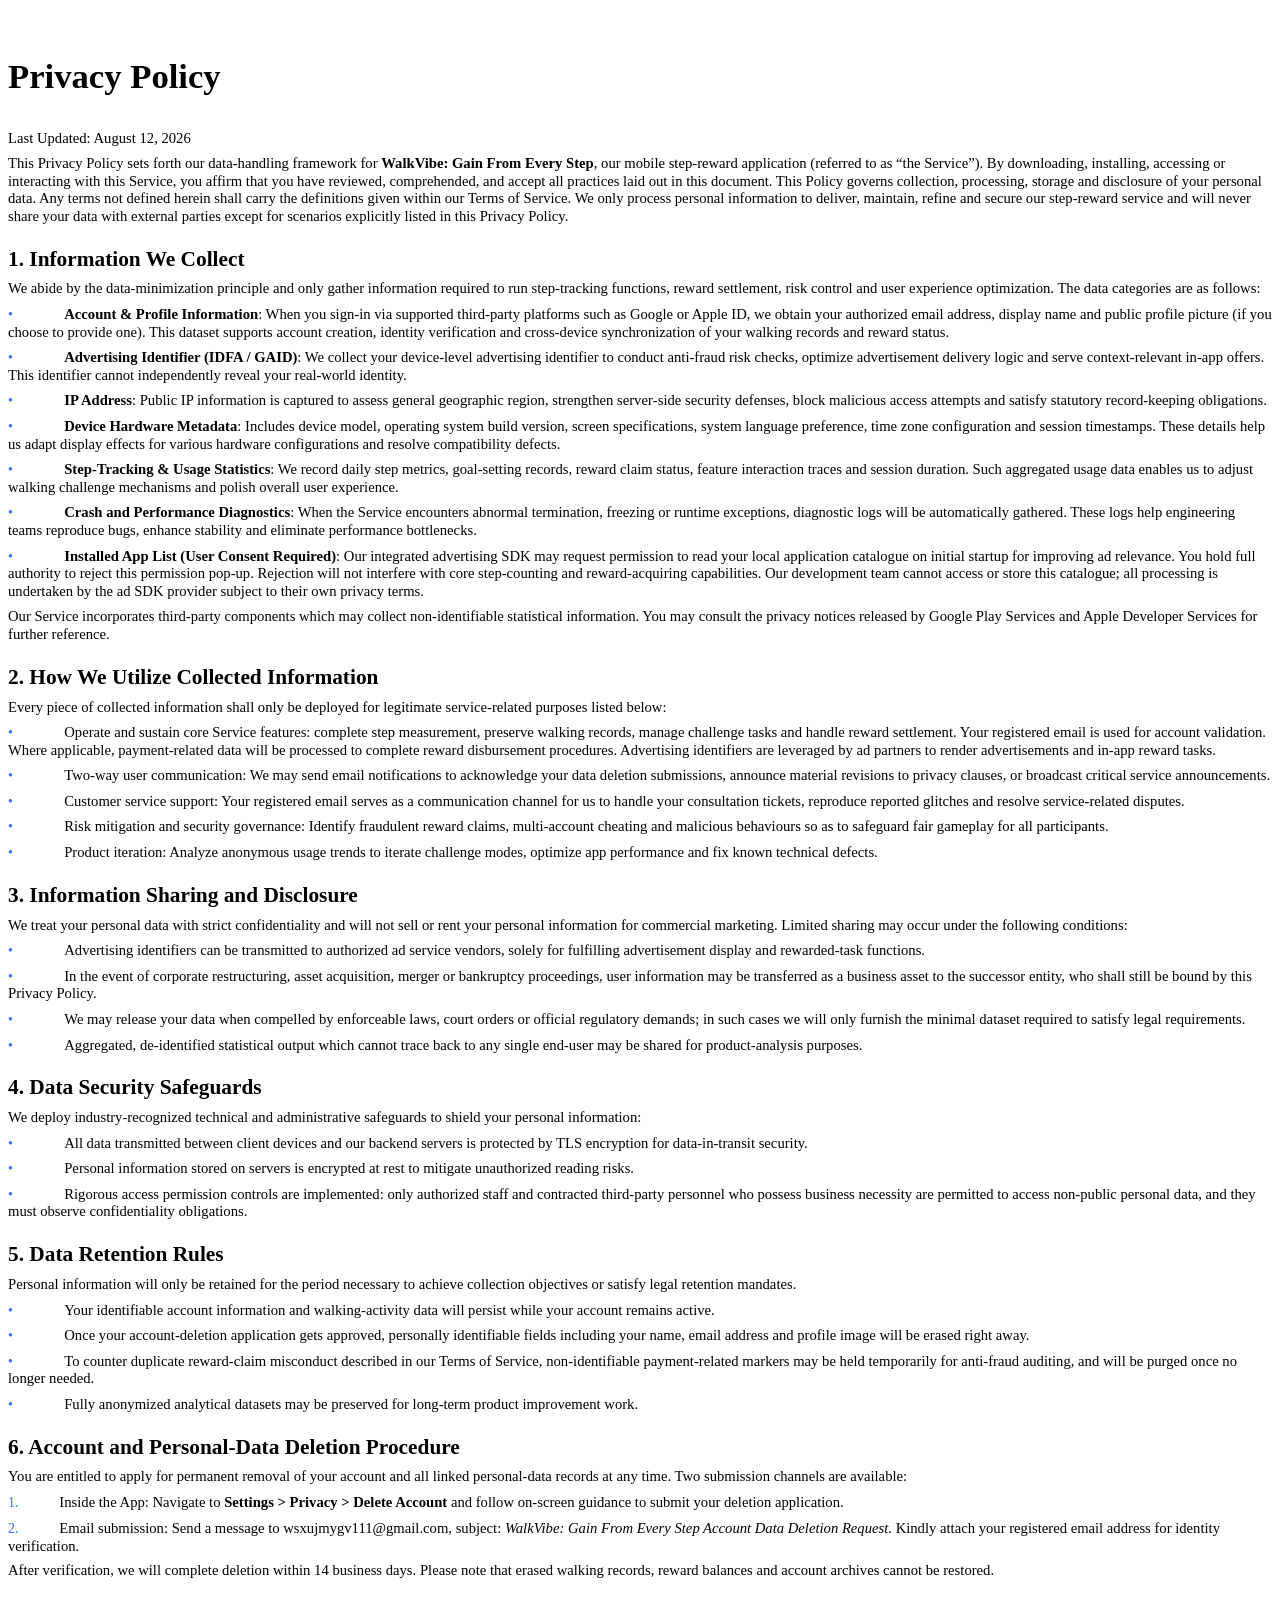
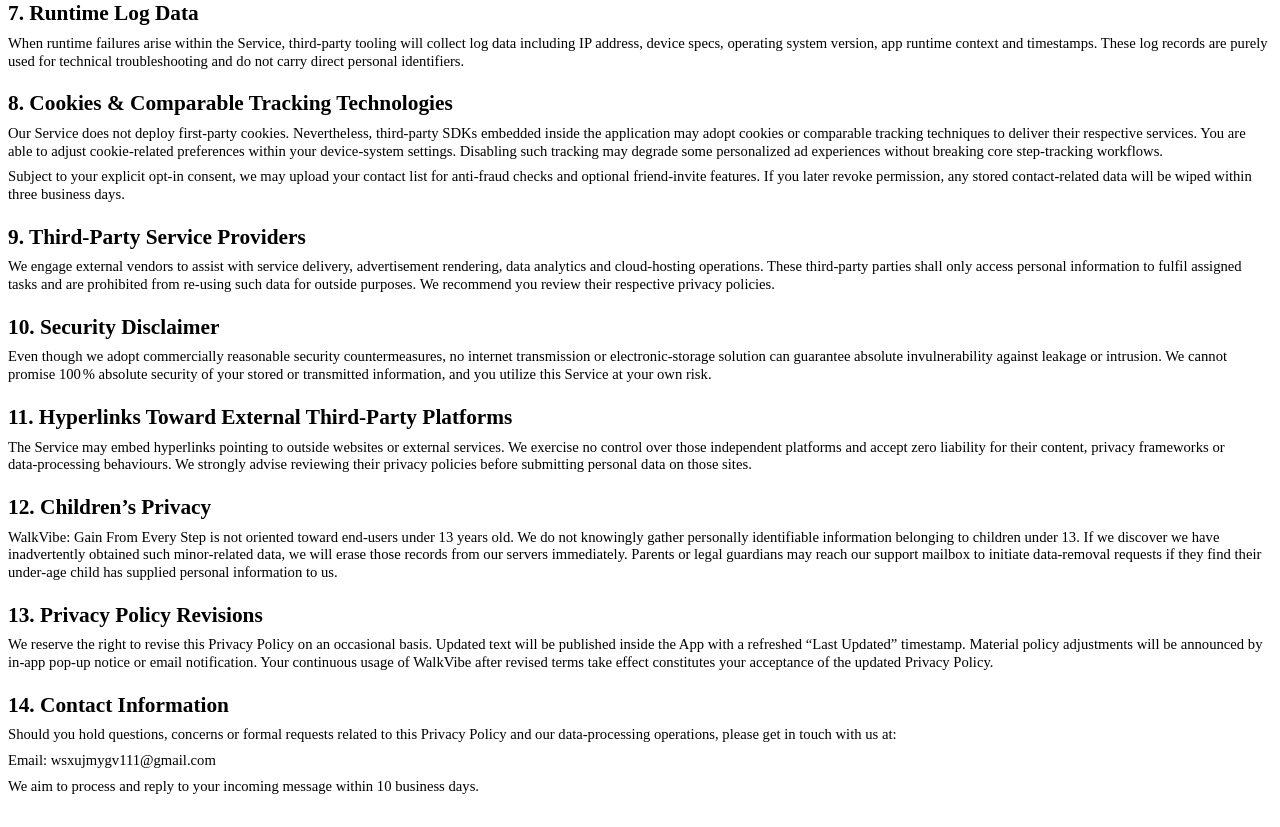
<file: walkvibe_gain_from_every_step/privacy.html>
<html><head><meta http-equiv="Content-Type" content="text/html; charset=utf-8" /><meta http-equiv="Content-Style-Type" content="text/css" /><meta name="generator" content="Aspose.Words for .NET 17.1.0.0" /><title></title></head><body><div><div style="-aw-headerfooter-type:header-primary"><p style="margin-top:0pt; margin-bottom:0pt; text-align:justify; widows:0; orphans:0; font-size:10.5pt"><span style="font-family:Calibri">&#xa0;</span></p></div><p style="margin-top:24pt; margin-bottom:24pt; text-align:justify; line-height:120%; widows:0; orphans:0; font-size:26pt"><span style="font-family:'Segoe UI'; font-weight:bold">Privacy Policy</span></p><p style="margin-top:6pt; margin-bottom:6pt; line-height:120%; widows:0; orphans:0; font-size:11pt"><span style="font-family:'Segoe UI'">Last Updated: August 12, 2026</span></p><p style="margin-top:6pt; margin-bottom:6pt; line-height:120%; widows:0; orphans:0; font-size:11pt"><span style="font-family:'Segoe UI'">This Privacy Policy sets forth our data‑handling framework for </span><span style="font-family:'Segoe UI'; font-weight:bold">WalkVibe: Gain From Every Step</span><span style="font-family:'Segoe UI'">, our mobile step‑reward application (referred to as “the Service”). By downloading, installing, accessing or interacting with this Service, you affirm that you have reviewed, comprehended, and accept all practices laid out in this document. This Policy governs collection, processing, storage and disclosure of your personal data. Any terms not defined herein shall carry the definitions given within our Terms of Service. We only process personal information to deliver, maintain, refine and secure our step‑reward service and will never share your data with external parties except for scenarios explicitly listed in this Privacy Policy.</span></p><p style="margin-top:16pt; margin-bottom:6pt; line-height:120%; widows:0; orphans:0; font-size:16pt"><a name="heading_0"><span style="font-family:'Segoe UI'; font-weight:bold">1. Information We Collect</span></a></p><p style="margin-top:6pt; margin-bottom:6pt; line-height:120%; widows:0; orphans:0; font-size:11pt"><span style="font-family:'Segoe UI'">We abide by the data‑minimization principle and only gather information required to run step‑tracking functions, reward settlement, risk control and user experience optimization. The data categories are as follows:</span></p><p style="margin-top:6pt; margin-bottom:6pt; line-height:120%; widows:0; orphans:0; font-size:11pt"><span style="font-family:'Segoe UI'; font-size:10.5pt; color:#3370ff">•</span><span style="font:7pt 'Times New Roman'">&#xa0;&#xa0;&#xa0;&#xa0;&#xa0;&#xa0;&#xa0;&#xa0;&#xa0;&#xa0;&#xa0;&#xa0;&#xa0;&#xa0;&#xa0;&#xa0;&#xa0;&#xa0;&#xa0;&#xa0;&#xa0; </span><span style="font-family:'Segoe UI'; font-weight:bold">Account &amp; Profile Information</span><span style="font-family:'Segoe UI'">: When you sign‑in via supported third‑party platforms such as Google or Apple ID, we obtain your authorized email address, display name and public profile picture (if you choose to provide one). This dataset supports account creation, identity verification and cross‑device synchronization of your walking records and reward status.</span></p><p style="margin-top:6pt; margin-bottom:6pt; line-height:120%; widows:0; orphans:0; font-size:11pt"><span style="font-family:'Segoe UI'; font-size:10.5pt; color:#3370ff">•</span><span style="font:7pt 'Times New Roman'">&#xa0;&#xa0;&#xa0;&#xa0;&#xa0;&#xa0;&#xa0;&#xa0;&#xa0;&#xa0;&#xa0;&#xa0;&#xa0;&#xa0;&#xa0;&#xa0;&#xa0;&#xa0;&#xa0;&#xa0;&#xa0; </span><span style="font-family:'Segoe UI'; font-weight:bold">Advertising Identifier (IDFA / GAID)</span><span style="font-family:'Segoe UI'">: We collect your device‑level advertising identifier to conduct anti‑fraud risk checks, optimize advertisement delivery logic and serve context‑relevant in‑app offers. This identifier cannot independently reveal your real‑world identity.</span></p><p style="margin-top:6pt; margin-bottom:6pt; line-height:120%; widows:0; orphans:0; font-size:11pt"><span style="font-family:'Segoe UI'; font-size:10.5pt; color:#3370ff">•</span><span style="font:7pt 'Times New Roman'">&#xa0;&#xa0;&#xa0;&#xa0;&#xa0;&#xa0;&#xa0;&#xa0;&#xa0;&#xa0;&#xa0;&#xa0;&#xa0;&#xa0;&#xa0;&#xa0;&#xa0;&#xa0;&#xa0;&#xa0;&#xa0; </span><span style="font-family:'Segoe UI'; font-weight:bold">IP Address</span><span style="font-family:'Segoe UI'">: Public IP information is captured to assess general geographic region, strengthen server‑side security defenses, block malicious access attempts and satisfy statutory record‑keeping obligations.</span></p><p style="margin-top:6pt; margin-bottom:6pt; line-height:120%; widows:0; orphans:0; font-size:11pt"><span style="font-family:'Segoe UI'; font-size:10.5pt; color:#3370ff">•</span><span style="font:7pt 'Times New Roman'">&#xa0;&#xa0;&#xa0;&#xa0;&#xa0;&#xa0;&#xa0;&#xa0;&#xa0;&#xa0;&#xa0;&#xa0;&#xa0;&#xa0;&#xa0;&#xa0;&#xa0;&#xa0;&#xa0;&#xa0;&#xa0; </span><span style="font-family:'Segoe UI'; font-weight:bold">Device Hardware Metadata</span><span style="font-family:'Segoe UI'">: Includes device model, operating system build version, screen specifications, system language preference, time zone configuration and session timestamps. These details help us adapt display effects for various hardware configurations and resolve compatibility defects.</span></p><p style="margin-top:6pt; margin-bottom:6pt; line-height:120%; widows:0; orphans:0; font-size:11pt"><span style="font-family:'Segoe UI'; font-size:10.5pt; color:#3370ff">•</span><span style="font:7pt 'Times New Roman'">&#xa0;&#xa0;&#xa0;&#xa0;&#xa0;&#xa0;&#xa0;&#xa0;&#xa0;&#xa0;&#xa0;&#xa0;&#xa0;&#xa0;&#xa0;&#xa0;&#xa0;&#xa0;&#xa0;&#xa0;&#xa0; </span><span style="font-family:'Segoe UI'; font-weight:bold">Step‑Tracking &amp; Usage Statistics</span><span style="font-family:'Segoe UI'">: We record daily step metrics, goal‑setting records, reward claim status, feature interaction traces and session duration. Such aggregated usage data enables us to adjust walking challenge mechanisms and polish overall user experience.</span></p><p style="margin-top:6pt; margin-bottom:6pt; line-height:120%; widows:0; orphans:0; font-size:11pt"><span style="font-family:'Segoe UI'; font-size:10.5pt; color:#3370ff">•</span><span style="font:7pt 'Times New Roman'">&#xa0;&#xa0;&#xa0;&#xa0;&#xa0;&#xa0;&#xa0;&#xa0;&#xa0;&#xa0;&#xa0;&#xa0;&#xa0;&#xa0;&#xa0;&#xa0;&#xa0;&#xa0;&#xa0;&#xa0;&#xa0; </span><span style="font-family:'Segoe UI'; font-weight:bold">Crash and Performance Diagnostics</span><span style="font-family:'Segoe UI'">: When the Service encounters abnormal termination, freezing or runtime exceptions, diagnostic logs will be automatically gathered. These logs help engineering teams reproduce bugs, enhance stability and eliminate performance bottlenecks.</span></p><p style="margin-top:6pt; margin-bottom:6pt; line-height:120%; widows:0; orphans:0; font-size:11pt"><span style="font-family:'Segoe UI'; font-size:10.5pt; color:#3370ff">•</span><span style="font:7pt 'Times New Roman'">&#xa0;&#xa0;&#xa0;&#xa0;&#xa0;&#xa0;&#xa0;&#xa0;&#xa0;&#xa0;&#xa0;&#xa0;&#xa0;&#xa0;&#xa0;&#xa0;&#xa0;&#xa0;&#xa0;&#xa0;&#xa0; </span><span style="font-family:'Segoe UI'; font-weight:bold">Installed App List (User Consent Required)</span><span style="font-family:'Segoe UI'">: Our integrated advertising SDK may request permission to read your local application catalogue on initial startup for improving ad relevance. You hold full authority to reject this permission pop‑up. Rejection will not interfere with core step‑counting and reward‑acquiring capabilities. Our development team cannot access or store this catalogue; all processing is undertaken by the ad SDK provider subject to their own privacy terms.</span></p><p style="margin-top:6pt; margin-bottom:6pt; line-height:120%; widows:0; orphans:0; font-size:11pt"><span style="font-family:'Segoe UI'">Our Service incorporates third‑party components which may collect non‑identifiable statistical information. You may consult the privacy notices released by Google Play Services and Apple Developer Services for further reference.</span></p><p style="margin-top:16pt; margin-bottom:6pt; line-height:120%; widows:0; orphans:0; font-size:16pt"><a name="heading_1"><span style="font-family:'Segoe UI'; font-weight:bold">2. How We Utilize Collected Information</span></a></p><p style="margin-top:6pt; margin-bottom:6pt; line-height:120%; widows:0; orphans:0; font-size:11pt"><span style="font-family:'Segoe UI'">Every piece of collected information shall only be deployed for legitimate service‑related purposes listed below:</span></p><p style="margin-top:6pt; margin-bottom:6pt; line-height:120%; widows:0; orphans:0; font-size:11pt"><span style="font-family:'Segoe UI'; font-size:10.5pt; color:#3370ff">•</span><span style="font:7pt 'Times New Roman'">&#xa0;&#xa0;&#xa0;&#xa0;&#xa0;&#xa0;&#xa0;&#xa0;&#xa0;&#xa0;&#xa0;&#xa0;&#xa0;&#xa0;&#xa0;&#xa0;&#xa0;&#xa0;&#xa0;&#xa0;&#xa0; </span><span style="font-family:'Segoe UI'">Operate and sustain core Service features: complete step measurement, preserve walking records, manage challenge tasks and handle reward settlement. Your registered email is used for account validation. Where applicable, payment‑related data will be processed to complete reward disbursement procedures. Advertising identifiers are leveraged by ad partners to render advertisements and in‑app reward tasks.</span></p><p style="margin-top:6pt; margin-bottom:6pt; line-height:120%; widows:0; orphans:0; font-size:11pt"><span style="font-family:'Segoe UI'; font-size:10.5pt; color:#3370ff">•</span><span style="font:7pt 'Times New Roman'">&#xa0;&#xa0;&#xa0;&#xa0;&#xa0;&#xa0;&#xa0;&#xa0;&#xa0;&#xa0;&#xa0;&#xa0;&#xa0;&#xa0;&#xa0;&#xa0;&#xa0;&#xa0;&#xa0;&#xa0;&#xa0; </span><span style="font-family:'Segoe UI'">Two‑way user communication: We may send email notifications to acknowledge your data deletion submissions, announce material revisions to privacy clauses, or broadcast critical service announcements.</span></p><p style="margin-top:6pt; margin-bottom:6pt; line-height:120%; widows:0; orphans:0; font-size:11pt"><span style="font-family:'Segoe UI'; font-size:10.5pt; color:#3370ff">•</span><span style="font:7pt 'Times New Roman'">&#xa0;&#xa0;&#xa0;&#xa0;&#xa0;&#xa0;&#xa0;&#xa0;&#xa0;&#xa0;&#xa0;&#xa0;&#xa0;&#xa0;&#xa0;&#xa0;&#xa0;&#xa0;&#xa0;&#xa0;&#xa0; </span><span style="font-family:'Segoe UI'">Customer service support: Your registered email serves as a communication channel for us to handle your consultation tickets, reproduce reported glitches and resolve service‑related disputes.</span></p><p style="margin-top:6pt; margin-bottom:6pt; line-height:120%; widows:0; orphans:0; font-size:11pt"><span style="font-family:'Segoe UI'; font-size:10.5pt; color:#3370ff">•</span><span style="font:7pt 'Times New Roman'">&#xa0;&#xa0;&#xa0;&#xa0;&#xa0;&#xa0;&#xa0;&#xa0;&#xa0;&#xa0;&#xa0;&#xa0;&#xa0;&#xa0;&#xa0;&#xa0;&#xa0;&#xa0;&#xa0;&#xa0;&#xa0; </span><span style="font-family:'Segoe UI'">Risk mitigation and security governance: Identify fraudulent reward claims, multi‑account cheating and malicious behaviours so as to safeguard fair gameplay for all participants.</span></p><p style="margin-top:6pt; margin-bottom:6pt; line-height:120%; widows:0; orphans:0; font-size:11pt"><span style="font-family:'Segoe UI'; font-size:10.5pt; color:#3370ff">•</span><span style="font:7pt 'Times New Roman'">&#xa0;&#xa0;&#xa0;&#xa0;&#xa0;&#xa0;&#xa0;&#xa0;&#xa0;&#xa0;&#xa0;&#xa0;&#xa0;&#xa0;&#xa0;&#xa0;&#xa0;&#xa0;&#xa0;&#xa0;&#xa0; </span><span style="font-family:'Segoe UI'">Product iteration: Analyze anonymous usage trends to iterate challenge modes, optimize app performance and fix known technical defects.</span></p><p style="margin-top:16pt; margin-bottom:6pt; line-height:120%; widows:0; orphans:0; font-size:16pt"><a name="heading_2"><span style="font-family:'Segoe UI'; font-weight:bold">3. Information Sharing and Disclosure</span></a></p><p style="margin-top:6pt; margin-bottom:6pt; line-height:120%; widows:0; orphans:0; font-size:11pt"><span style="font-family:'Segoe UI'">We treat your personal data with strict confidentiality and will not sell or rent your personal information for commercial marketing. Limited sharing may occur under the following conditions:</span></p><p style="margin-top:6pt; margin-bottom:6pt; line-height:120%; widows:0; orphans:0; font-size:11pt"><span style="font-family:'Segoe UI'; font-size:10.5pt; color:#3370ff">•</span><span style="font:7pt 'Times New Roman'">&#xa0;&#xa0;&#xa0;&#xa0;&#xa0;&#xa0;&#xa0;&#xa0;&#xa0;&#xa0;&#xa0;&#xa0;&#xa0;&#xa0;&#xa0;&#xa0;&#xa0;&#xa0;&#xa0;&#xa0;&#xa0; </span><span style="font-family:'Segoe UI'">Advertising identifiers can be transmitted to authorized ad service vendors, solely for fulfilling advertisement display and rewarded‑task functions.</span></p><p style="margin-top:6pt; margin-bottom:6pt; line-height:120%; widows:0; orphans:0; font-size:11pt"><span style="font-family:'Segoe UI'; font-size:10.5pt; color:#3370ff">•</span><span style="font:7pt 'Times New Roman'">&#xa0;&#xa0;&#xa0;&#xa0;&#xa0;&#xa0;&#xa0;&#xa0;&#xa0;&#xa0;&#xa0;&#xa0;&#xa0;&#xa0;&#xa0;&#xa0;&#xa0;&#xa0;&#xa0;&#xa0;&#xa0; </span><span style="font-family:'Segoe UI'">In the event of corporate restructuring, asset acquisition, merger or bankruptcy proceedings, user information may be transferred as a business asset to the successor entity, who shall still be bound by this Privacy Policy.</span></p><p style="margin-top:6pt; margin-bottom:6pt; line-height:120%; widows:0; orphans:0; font-size:11pt"><span style="font-family:'Segoe UI'; font-size:10.5pt; color:#3370ff">•</span><span style="font:7pt 'Times New Roman'">&#xa0;&#xa0;&#xa0;&#xa0;&#xa0;&#xa0;&#xa0;&#xa0;&#xa0;&#xa0;&#xa0;&#xa0;&#xa0;&#xa0;&#xa0;&#xa0;&#xa0;&#xa0;&#xa0;&#xa0;&#xa0; </span><span style="font-family:'Segoe UI'">We may release your data when compelled by enforceable laws, court orders or official regulatory demands; in such cases we will only furnish the minimal dataset required to satisfy legal requirements.</span></p><p style="margin-top:6pt; margin-bottom:6pt; line-height:120%; widows:0; orphans:0; font-size:11pt"><span style="font-family:'Segoe UI'; font-size:10.5pt; color:#3370ff">•</span><span style="font:7pt 'Times New Roman'">&#xa0;&#xa0;&#xa0;&#xa0;&#xa0;&#xa0;&#xa0;&#xa0;&#xa0;&#xa0;&#xa0;&#xa0;&#xa0;&#xa0;&#xa0;&#xa0;&#xa0;&#xa0;&#xa0;&#xa0;&#xa0; </span><span style="font-family:'Segoe UI'">Aggregated, de‑identified statistical output which cannot trace back to any single end‑user may be shared for product‑analysis purposes.</span></p><p style="margin-top:16pt; margin-bottom:6pt; line-height:120%; widows:0; orphans:0; font-size:16pt"><a name="heading_3"><span style="font-family:'Segoe UI'; font-weight:bold">4. Data Security Safeguards</span></a></p><p style="margin-top:6pt; margin-bottom:6pt; line-height:120%; widows:0; orphans:0; font-size:11pt"><span style="font-family:'Segoe UI'">We deploy industry‑recognized technical and administrative safeguards to shield your personal information:</span></p><p style="margin-top:6pt; margin-bottom:6pt; line-height:120%; widows:0; orphans:0; font-size:11pt"><span style="font-family:'Segoe UI'; font-size:10.5pt; color:#3370ff">•</span><span style="font:7pt 'Times New Roman'">&#xa0;&#xa0;&#xa0;&#xa0;&#xa0;&#xa0;&#xa0;&#xa0;&#xa0;&#xa0;&#xa0;&#xa0;&#xa0;&#xa0;&#xa0;&#xa0;&#xa0;&#xa0;&#xa0;&#xa0;&#xa0; </span><span style="font-family:'Segoe UI'">All data transmitted between client devices and our backend servers is protected by TLS encryption for data‑in‑transit security.</span></p><p style="margin-top:6pt; margin-bottom:6pt; line-height:120%; widows:0; orphans:0; font-size:11pt"><span style="font-family:'Segoe UI'; font-size:10.5pt; color:#3370ff">•</span><span style="font:7pt 'Times New Roman'">&#xa0;&#xa0;&#xa0;&#xa0;&#xa0;&#xa0;&#xa0;&#xa0;&#xa0;&#xa0;&#xa0;&#xa0;&#xa0;&#xa0;&#xa0;&#xa0;&#xa0;&#xa0;&#xa0;&#xa0;&#xa0; </span><span style="font-family:'Segoe UI'">Personal information stored on servers is encrypted at rest to mitigate unauthorized reading risks.</span></p><p style="margin-top:6pt; margin-bottom:6pt; line-height:120%; widows:0; orphans:0; font-size:11pt"><span style="font-family:'Segoe UI'; font-size:10.5pt; color:#3370ff">•</span><span style="font:7pt 'Times New Roman'">&#xa0;&#xa0;&#xa0;&#xa0;&#xa0;&#xa0;&#xa0;&#xa0;&#xa0;&#xa0;&#xa0;&#xa0;&#xa0;&#xa0;&#xa0;&#xa0;&#xa0;&#xa0;&#xa0;&#xa0;&#xa0; </span><span style="font-family:'Segoe UI'">Rigorous access permission controls are implemented: only authorized staff and contracted third‑party personnel who possess business necessity are permitted to access non‑public personal data, and they must observe confidentiality obligations.</span></p><p style="margin-top:16pt; margin-bottom:6pt; line-height:120%; widows:0; orphans:0; font-size:16pt"><a name="heading_4"><span style="font-family:'Segoe UI'; font-weight:bold">5. Data Retention Rules</span></a></p><p style="margin-top:6pt; margin-bottom:6pt; line-height:120%; widows:0; orphans:0; font-size:11pt"><span style="font-family:'Segoe UI'">Personal information will only be retained for the period necessary to achieve collection objectives or satisfy legal retention mandates.</span></p><p style="margin-top:6pt; margin-bottom:6pt; line-height:120%; widows:0; orphans:0; font-size:11pt"><span style="font-family:'Segoe UI'; font-size:10.5pt; color:#3370ff">•</span><span style="font:7pt 'Times New Roman'">&#xa0;&#xa0;&#xa0;&#xa0;&#xa0;&#xa0;&#xa0;&#xa0;&#xa0;&#xa0;&#xa0;&#xa0;&#xa0;&#xa0;&#xa0;&#xa0;&#xa0;&#xa0;&#xa0;&#xa0;&#xa0; </span><span style="font-family:'Segoe UI'">Your identifiable account information and walking‑activity data will persist while your account remains active.</span></p><p style="margin-top:6pt; margin-bottom:6pt; line-height:120%; widows:0; orphans:0; font-size:11pt"><span style="font-family:'Segoe UI'; font-size:10.5pt; color:#3370ff">•</span><span style="font:7pt 'Times New Roman'">&#xa0;&#xa0;&#xa0;&#xa0;&#xa0;&#xa0;&#xa0;&#xa0;&#xa0;&#xa0;&#xa0;&#xa0;&#xa0;&#xa0;&#xa0;&#xa0;&#xa0;&#xa0;&#xa0;&#xa0;&#xa0; </span><span style="font-family:'Segoe UI'">Once your account‑deletion application gets approved, personally identifiable fields including your name, email address and profile image will be erased right away.</span></p><p style="margin-top:6pt; margin-bottom:6pt; line-height:120%; widows:0; orphans:0; font-size:11pt"><span style="font-family:'Segoe UI'; font-size:10.5pt; color:#3370ff">•</span><span style="font:7pt 'Times New Roman'">&#xa0;&#xa0;&#xa0;&#xa0;&#xa0;&#xa0;&#xa0;&#xa0;&#xa0;&#xa0;&#xa0;&#xa0;&#xa0;&#xa0;&#xa0;&#xa0;&#xa0;&#xa0;&#xa0;&#xa0;&#xa0; </span><span style="font-family:'Segoe UI'">To counter duplicate reward‑claim misconduct described in our Terms of Service, non‑identifiable payment‑related markers may be held temporarily for anti‑fraud auditing, and will be purged once no longer needed.</span></p><p style="margin-top:6pt; margin-bottom:6pt; line-height:120%; widows:0; orphans:0; font-size:11pt"><span style="font-family:'Segoe UI'; font-size:10.5pt; color:#3370ff">•</span><span style="font:7pt 'Times New Roman'">&#xa0;&#xa0;&#xa0;&#xa0;&#xa0;&#xa0;&#xa0;&#xa0;&#xa0;&#xa0;&#xa0;&#xa0;&#xa0;&#xa0;&#xa0;&#xa0;&#xa0;&#xa0;&#xa0;&#xa0;&#xa0; </span><span style="font-family:'Segoe UI'">Fully anonymized analytical datasets may be preserved for long‑term product improvement work.</span></p><p style="margin-top:16pt; margin-bottom:6pt; line-height:120%; widows:0; orphans:0; font-size:16pt"><a name="heading_5"><span style="font-family:'Segoe UI'; font-weight:bold">6. Account and Personal‑Data Deletion Procedure</span></a></p><p style="margin-top:6pt; margin-bottom:6pt; line-height:120%; widows:0; orphans:0; font-size:11pt"><span style="font-family:'Segoe UI'">You are entitled to apply for permanent removal of your account and all linked personal‑data records at any time. Two submission channels are available:</span></p><ol type="1" style="margin:0pt; padding-left:0pt"><li style="margin-top:6pt; margin-bottom:6pt; line-height:120%; widows:0; orphans:0; font-family:'Segoe UI'; font-size:10.5pt; color:#3370ff; list-style-position:inside; -aw-list-padding-sml:23.06pt"><span style="font:7pt 'Times New Roman'; -aw-list-padding-sml:23.06pt">&#xa0;&#xa0;&#xa0;&#xa0;&#xa0;&#xa0;&#xa0;&#xa0;&#xa0;&#xa0;&#xa0;&#xa0;&#xa0;&#xa0;&#xa0; </span><span style="font-size:11pt; color:#000000">Inside the App: Navigate to </span><span style="font-size:11pt; font-weight:bold; color:#000000">Settings &gt; Privacy &gt; Delete Account</span><span style="font-size:11pt; color:#000000"> and follow on‑screen guidance to submit your deletion application.</span></li></ol><ol start="2" type="1" style="margin:0pt; padding-left:0pt"><li style="margin-top:6pt; margin-bottom:6pt; line-height:120%; widows:0; orphans:0; font-family:'Segoe UI'; font-size:10.5pt; color:#3370ff; list-style-position:inside; -aw-list-padding-sml:23.06pt"><span style="font:7pt 'Times New Roman'; -aw-list-padding-sml:23.06pt">&#xa0;&#xa0;&#xa0;&#xa0;&#xa0;&#xa0;&#xa0;&#xa0;&#xa0;&#xa0;&#xa0;&#xa0;&#xa0;&#xa0;&#xa0; </span><span style="font-size:11pt; color:#000000">Email submission: Send a message to</span><span style="font-size:11pt; color:#000000"> </span><a href="mailto:wsxujmygv111@gmail.com" style="text-decoration:none"><span style="font-size:11pt; color:#000000">wsxujmygv111@gmail.com</span></a><span style="font-size:11pt; color:#000000">, subject: </span><span style="font-size:11pt; font-style:italic; color:#000000">WalkVibe: Gain From Every Step Account Data Deletion Request</span><span style="font-size:11pt; color:#000000">. Kindly attach your registered email address for identity verification.</span></li></ol><p style="margin-top:6pt; margin-bottom:6pt; line-height:120%; widows:0; orphans:0; font-size:11pt"><span style="font-family:'Segoe UI'">After verification, we will complete deletion within 14 business days. Please note that erased walking records, reward balances and account archives cannot be restored.</span></p><p style="margin-top:16pt; margin-bottom:6pt; line-height:120%; widows:0; orphans:0; font-size:16pt"><a name="heading_6"><span style="font-family:'Segoe UI'; font-weight:bold">7. Runtime Log Data</span></a></p><p style="margin-top:6pt; margin-bottom:6pt; line-height:120%; widows:0; orphans:0; font-size:11pt"><span style="font-family:'Segoe UI'">When runtime failures arise within the Service, third‑party tooling will collect log data including IP address, device specs, operating system version, app runtime context and timestamps. These log records are purely used for technical troubleshooting and do not carry direct personal identifiers.</span></p><p style="margin-top:16pt; margin-bottom:6pt; line-height:120%; widows:0; orphans:0; font-size:16pt"><a name="heading_7"><span style="font-family:'Segoe UI'; font-weight:bold">8. Cookies &amp; Comparable Tracking Technologies</span></a></p><p style="margin-top:6pt; margin-bottom:6pt; line-height:120%; widows:0; orphans:0; font-size:11pt"><span style="font-family:'Segoe UI'">Our Service does not deploy first‑party cookies. Nevertheless, third‑party SDKs embedded inside the application may adopt cookies or comparable tracking techniques to deliver their respective services. You are able to adjust cookie‑related preferences within your device‑system settings. Disabling such tracking may degrade some personalized ad experiences without breaking core step‑tracking workflows.</span></p><p style="margin-top:6pt; margin-bottom:6pt; line-height:120%; widows:0; orphans:0; font-size:11pt"><span style="font-family:'Segoe UI'">Subject to your explicit opt‑in consent, we may upload your contact list for anti‑fraud checks and optional friend‑invite features. If you later revoke permission, any stored contact‑related data will be wiped within three business days.</span></p><p style="margin-top:16pt; margin-bottom:6pt; line-height:120%; widows:0; orphans:0; font-size:16pt"><a name="heading_8"><span style="font-family:'Segoe UI'; font-weight:bold">9. Third‑Party Service Providers</span></a></p><p style="margin-top:6pt; margin-bottom:6pt; line-height:120%; widows:0; orphans:0; font-size:11pt"><span style="font-family:'Segoe UI'">We engage external vendors to assist with service delivery, advertisement rendering, data analytics and cloud‑hosting operations. These third‑party parties shall only access personal information to fulfil assigned tasks and are prohibited from re‑using such data for outside purposes. We recommend you review their respective privacy policies.</span></p><p style="margin-top:16pt; margin-bottom:6pt; line-height:120%; widows:0; orphans:0; font-size:16pt"><a name="heading_9"><span style="font-family:'Segoe UI'; font-weight:bold">10. Security Disclaimer</span></a></p><p style="margin-top:6pt; margin-bottom:6pt; line-height:120%; widows:0; orphans:0; font-size:11pt"><span style="font-family:'Segoe UI'">Even though we adopt commercially reasonable security countermeasures, no internet transmission or electronic‑storage solution can guarantee absolute invulnerability against leakage or intrusion. We cannot promise 100 % absolute security of your stored or transmitted information, and you utilize this Service at your own risk.</span></p><p style="margin-top:16pt; margin-bottom:6pt; line-height:120%; widows:0; orphans:0; font-size:16pt"><a name="heading_10"><span style="font-family:'Segoe UI'; font-weight:bold">11. Hyperlinks Toward External Third‑Party Platforms</span></a></p><p style="margin-top:6pt; margin-bottom:6pt; line-height:120%; widows:0; orphans:0; font-size:11pt"><span style="font-family:'Segoe UI'">The Service may embed hyperlinks pointing to outside websites or external services. We exercise no control over those independent platforms and accept zero liability for their content, privacy frameworks or data‑processing behaviours. We strongly advise reviewing their privacy policies before submitting personal data on those sites.</span></p><p style="margin-top:16pt; margin-bottom:6pt; line-height:120%; widows:0; orphans:0; font-size:16pt"><a name="heading_11"><span style="font-family:'Segoe UI'; font-weight:bold">12. Children’s Privacy</span></a></p><p style="margin-top:6pt; margin-bottom:6pt; line-height:120%; widows:0; orphans:0; font-size:11pt"><span style="font-family:'Segoe UI'">WalkVibe: Gain From Every Step is not oriented toward end‑users under 13 years old. We do not knowingly gather personally identifiable information belonging to children under 13. If we discover we have inadvertently obtained such minor‑related data, we will erase those records from our servers immediately. Parents or legal guardians may reach our support mailbox to initiate data‑removal requests if they find their under‑age child has supplied personal information to us.</span></p><p style="margin-top:16pt; margin-bottom:6pt; line-height:120%; widows:0; orphans:0; font-size:16pt"><a name="heading_12"><span style="font-family:'Segoe UI'; font-weight:bold">13. Privacy Policy Revisions</span></a></p><p style="margin-top:6pt; margin-bottom:6pt; line-height:120%; widows:0; orphans:0; font-size:11pt"><span style="font-family:'Segoe UI'">We reserve the right to revise this Privacy Policy on an occasional basis. Updated text will be published inside the App with a refreshed “Last Updated” timestamp. Material policy adjustments will be announced by in‑app pop‑up notice or email notification. Your continuous usage of WalkVibe after revised terms take effect constitutes your acceptance of the updated Privacy Policy.</span></p><p style="margin-top:16pt; margin-bottom:6pt; line-height:120%; widows:0; orphans:0; font-size:16pt"><a name="heading_13"><span style="font-family:'Segoe UI'; font-weight:bold">14. Contact Information</span></a></p><p style="margin-top:6pt; margin-bottom:6pt; line-height:120%; widows:0; orphans:0; font-size:11pt"><span style="font-family:'Segoe UI'">Should you hold questions, concerns or formal requests related to this Privacy Policy and our data‑processing operations, please get in touch with us at:</span></p><p style="margin-top:6pt; margin-bottom:6pt; line-height:120%; widows:0; orphans:0; font-size:11pt"><span style="font-family:'Segoe UI'">Email:</span><span style="font-family:'Segoe UI'"> </span><a href="mailto:wsxujmygv111@gmail.com" style="text-decoration:none"><span style="font-family:'Segoe UI'; color:#000000">wsxujmygv111@gmail.com</span></a></p><p style="margin-top:6pt; margin-bottom:6pt; line-height:120%; widows:0; orphans:0; font-size:11pt"><span style="font-family:'Segoe UI'">We aim to process and reply to your incoming message within 10 business days.</span></p><div style="-aw-headerfooter-type:footer-primary"><p style="margin-top:0pt; margin-bottom:0pt; text-align:justify; widows:0; orphans:0; font-size:10.5pt"><span style="font-family:Calibri">&#xa0;</span></p></div></div></body></html>
</file>
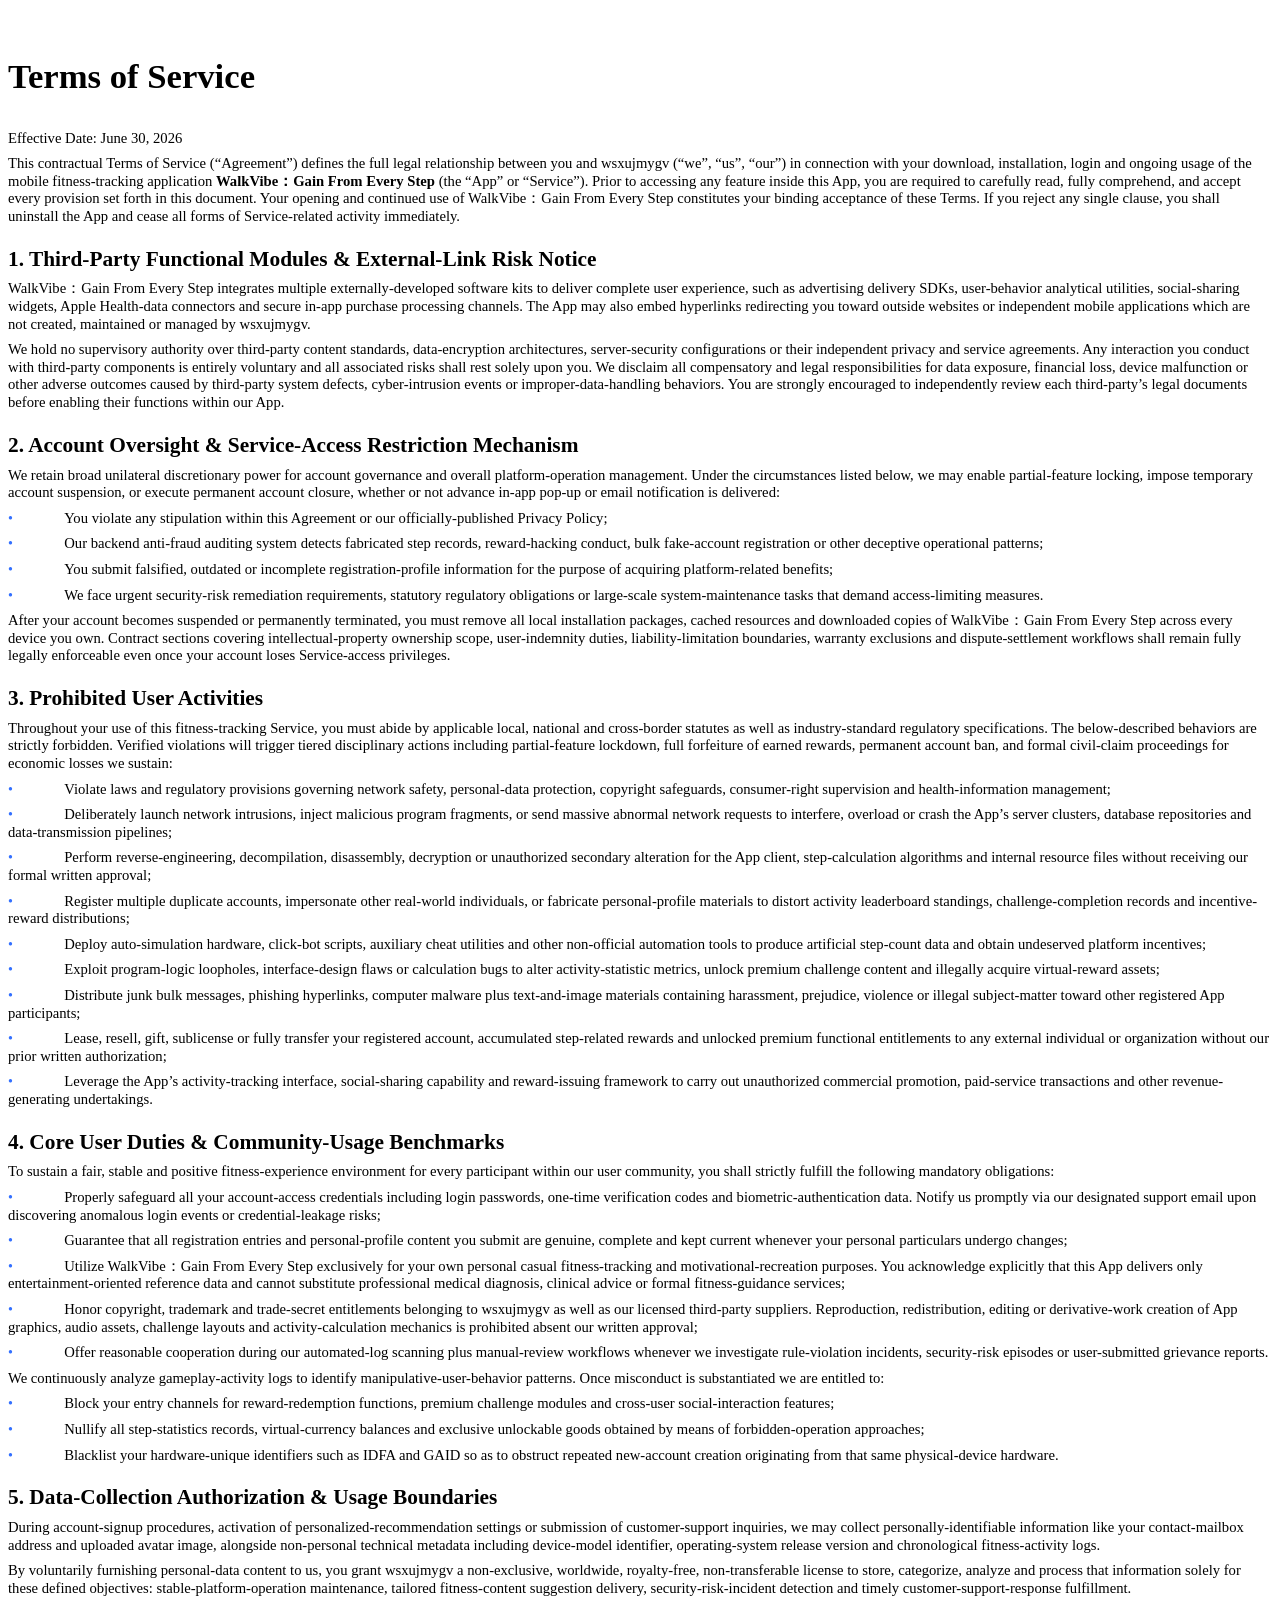
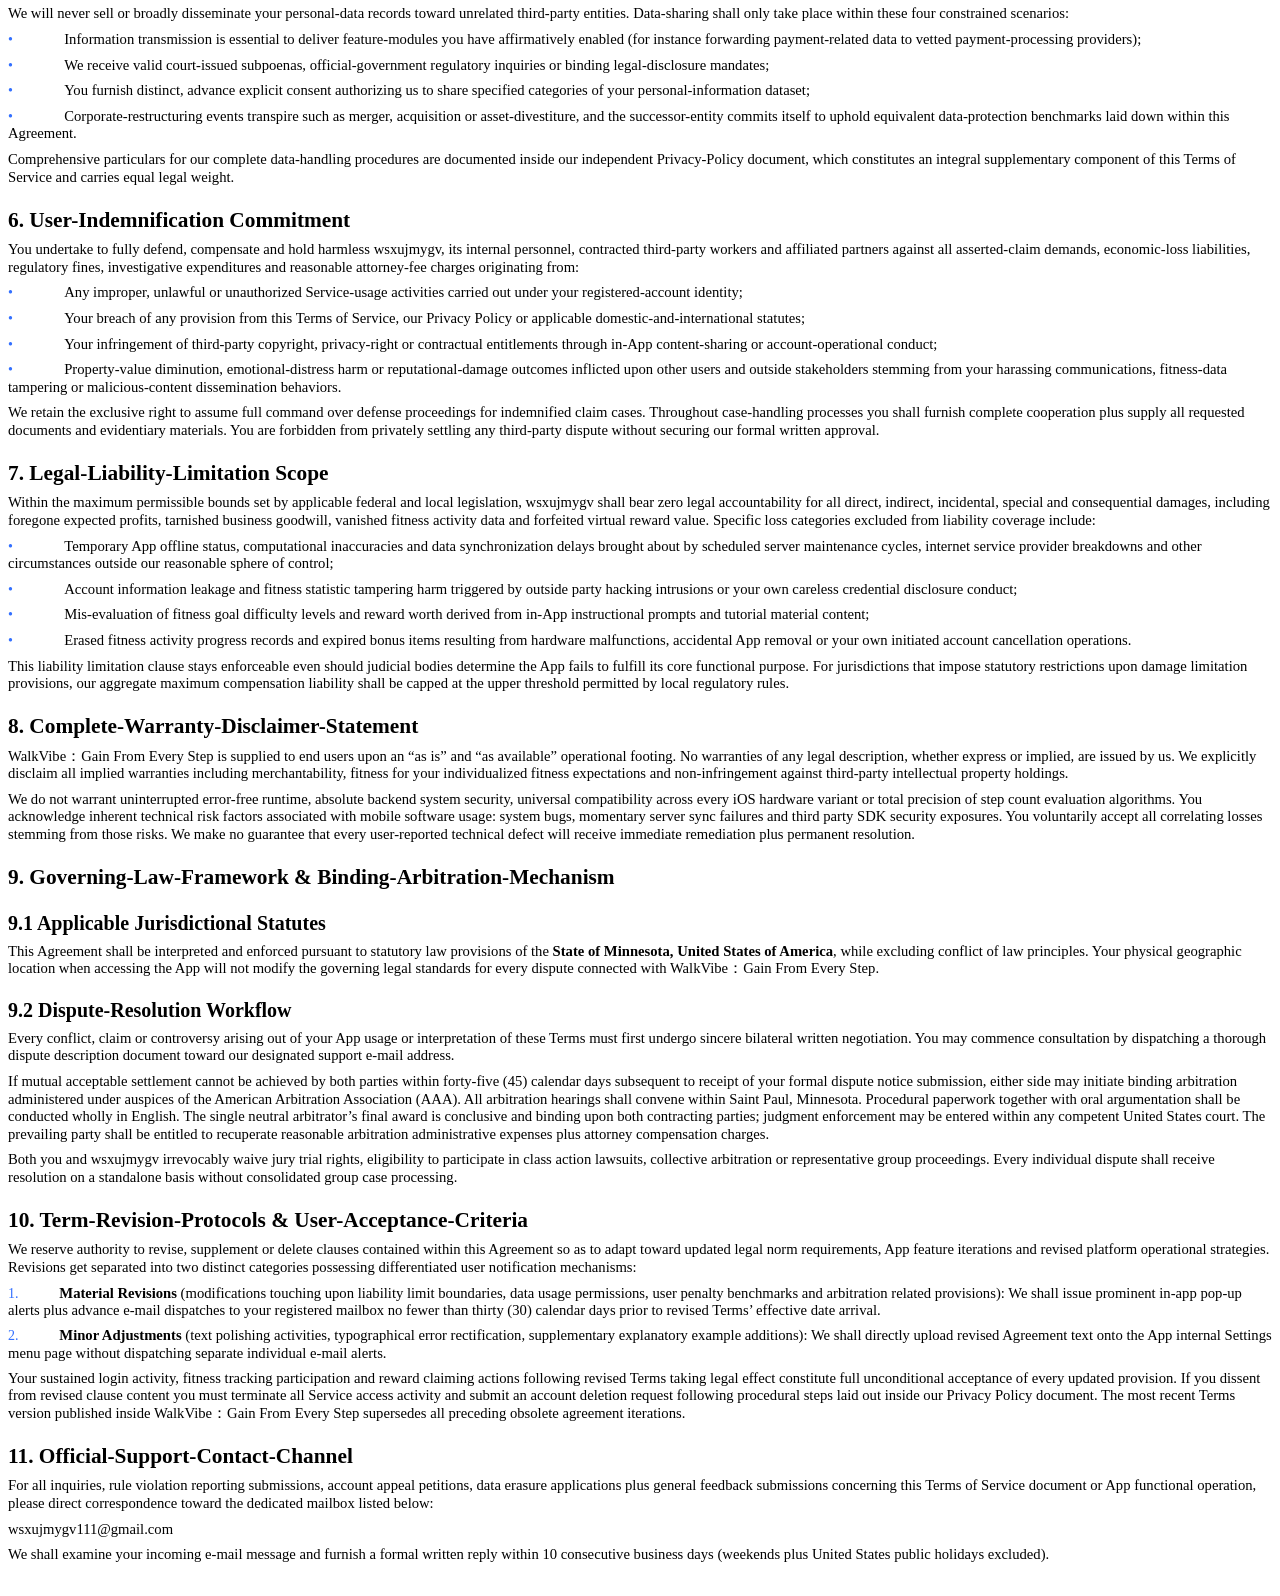
<file: walkvibe_gain_from_every_step/terms-of-service.html>
<html><head><meta http-equiv="Content-Type" content="text/html; charset=utf-8" /><meta http-equiv="Content-Style-Type" content="text/css" /><meta name="generator" content="Aspose.Words for .NET 17.1.0.0" /><title></title></head><body><div><div style="-aw-headerfooter-type:header-primary"><p style="margin-top:0pt; margin-bottom:0pt; text-align:justify; widows:0; orphans:0; font-size:10.5pt"><span style="font-family:Calibri">&#xa0;</span></p></div><p style="margin-top:24pt; margin-bottom:24pt; text-align:justify; line-height:120%; widows:0; orphans:0; font-size:26pt"><span style="font-family:'Segoe UI'; font-weight:bold">Terms of Service</span></p><p style="margin-top:6pt; margin-bottom:6pt; line-height:120%; widows:0; orphans:0; font-size:11pt"><span style="font-family:'Segoe UI'">Effective Date: June 30, 2026</span></p><p style="margin-top:6pt; margin-bottom:6pt; line-height:120%; widows:0; orphans:0; font-size:11pt"><span style="font-family:'Segoe UI'">This contractual Terms of Service (“Agreement”) defines the full legal relationship between you and </span><span style="font-family:'Segoe UI'">wsxujmygv</span><span style="font-family:'Segoe UI'"> (“we”, “us”, “our”) in connection with your download, installation, login and ongoing usage of the mobile fitness-tracking application </span><span style="font-family:'Segoe UI'; font-weight:bold">WalkVibe</span><span style="font-family:'等线'; font-weight:bold">：</span><span style="font-family:'Segoe UI'; font-weight:bold">Gain From Every Step</span><span style="font-family:'Segoe UI'"> (the “App” or “Service”). Prior to accessing any feature inside this App, you are required to carefully read, fully comprehend, and accept every provision set forth in this document. Your opening and continued use of WalkVibe</span><span style="font-family:'等线'">：</span><span style="font-family:'Segoe UI'">Gain From Every Step constitutes your binding acceptance of these Terms. If you reject any single clause, you shall uninstall the App and cease all forms of Service-related activity immediately.</span></p><p style="margin-top:16pt; margin-bottom:6pt; line-height:120%; widows:0; orphans:0; font-size:16pt"><a name="heading_0"><span style="font-family:'Segoe UI'; font-weight:bold">1. Third-Party Functional Modules &amp; External-Link Risk Notice</span></a></p><p style="margin-top:6pt; margin-bottom:6pt; line-height:120%; widows:0; orphans:0; font-size:11pt"><span style="font-family:'Segoe UI'">WalkVibe</span><span style="font-family:'等线'">：</span><span style="font-family:'Segoe UI'">Gain From Every Step integrates multiple externally-developed software kits to deliver complete user experience, such as advertising delivery SDKs, user-behavior analytical utilities, social-sharing widgets, Apple Health-data connectors and secure in-app purchase processing channels. The App may also embed hyperlinks redirecting you toward outside websites or independent mobile applications which are not created, maintained or managed by wsxujmygv.</span></p><p style="margin-top:6pt; margin-bottom:6pt; line-height:120%; widows:0; orphans:0; font-size:11pt"><span style="font-family:'Segoe UI'">We hold no supervisory authority over third-party content standards, data-encryption architectures, server-security configurations or their independent privacy and service agreements. Any interaction you conduct with third-party components is entirely voluntary and all associated risks shall rest solely upon you. We disclaim all compensatory and legal responsibilities for data exposure, financial loss, device malfunction or other adverse outcomes caused by third-party system defects, cyber-intrusion events or improper-data-handling behaviors. You are strongly encouraged to independently review each third-party’s legal documents before enabling their functions within our App.</span></p><p style="margin-top:16pt; margin-bottom:6pt; line-height:120%; widows:0; orphans:0; font-size:16pt"><a name="heading_1"><span style="font-family:'Segoe UI'; font-weight:bold">2. Account Oversight &amp; Service-Access Restriction Mechanism</span></a></p><p style="margin-top:6pt; margin-bottom:6pt; line-height:120%; widows:0; orphans:0; font-size:11pt"><span style="font-family:'Segoe UI'">We retain broad unilateral discretionary power for account governance and overall platform-operation management. Under the circumstances listed below, we may enable partial-feature locking, impose temporary account suspension, or execute permanent account closure, whether or not advance in-app pop-up or email notification is delivered:</span></p><p style="margin-top:6pt; margin-bottom:6pt; line-height:120%; widows:0; orphans:0; font-size:11pt"><span style="font-family:'Segoe UI'; font-size:10.5pt; color:#3370ff">•</span><span style="font:7pt 'Times New Roman'">&#xa0;&#xa0;&#xa0;&#xa0;&#xa0;&#xa0;&#xa0;&#xa0;&#xa0;&#xa0;&#xa0;&#xa0;&#xa0;&#xa0;&#xa0;&#xa0;&#xa0;&#xa0;&#xa0;&#xa0;&#xa0; </span><span style="font-family:'Segoe UI'">You violate any stipulation within this Agreement or our officially-published Privacy Policy;</span></p><p style="margin-top:6pt; margin-bottom:6pt; line-height:120%; widows:0; orphans:0; font-size:11pt"><span style="font-family:'Segoe UI'; font-size:10.5pt; color:#3370ff">•</span><span style="font:7pt 'Times New Roman'">&#xa0;&#xa0;&#xa0;&#xa0;&#xa0;&#xa0;&#xa0;&#xa0;&#xa0;&#xa0;&#xa0;&#xa0;&#xa0;&#xa0;&#xa0;&#xa0;&#xa0;&#xa0;&#xa0;&#xa0;&#xa0; </span><span style="font-family:'Segoe UI'">Our backend anti-fraud auditing system detects fabricated step records, reward-hacking conduct, bulk fake-account registration or other deceptive operational patterns;</span></p><p style="margin-top:6pt; margin-bottom:6pt; line-height:120%; widows:0; orphans:0; font-size:11pt"><span style="font-family:'Segoe UI'; font-size:10.5pt; color:#3370ff">•</span><span style="font:7pt 'Times New Roman'">&#xa0;&#xa0;&#xa0;&#xa0;&#xa0;&#xa0;&#xa0;&#xa0;&#xa0;&#xa0;&#xa0;&#xa0;&#xa0;&#xa0;&#xa0;&#xa0;&#xa0;&#xa0;&#xa0;&#xa0;&#xa0; </span><span style="font-family:'Segoe UI'">You submit falsified, outdated or incomplete registration-profile information for the purpose of acquiring platform-related benefits;</span></p><p style="margin-top:6pt; margin-bottom:6pt; line-height:120%; widows:0; orphans:0; font-size:11pt"><span style="font-family:'Segoe UI'; font-size:10.5pt; color:#3370ff">•</span><span style="font:7pt 'Times New Roman'">&#xa0;&#xa0;&#xa0;&#xa0;&#xa0;&#xa0;&#xa0;&#xa0;&#xa0;&#xa0;&#xa0;&#xa0;&#xa0;&#xa0;&#xa0;&#xa0;&#xa0;&#xa0;&#xa0;&#xa0;&#xa0; </span><span style="font-family:'Segoe UI'">We face urgent security-risk remediation requirements, statutory regulatory obligations or large-scale system-maintenance tasks that demand access-limiting measures.</span></p><p style="margin-top:6pt; margin-bottom:6pt; line-height:120%; widows:0; orphans:0; font-size:11pt"><span style="font-family:'Segoe UI'">After your account becomes suspended or permanently terminated, you must remove all local installation packages, cached resources and downloaded copies of WalkVibe</span><span style="font-family:'等线'">：</span><span style="font-family:'Segoe UI'">Gain From Every Step across every device you own. Contract sections covering intellectual-property ownership scope, user-indemnity duties, liability-limitation boundaries, warranty exclusions and dispute-settlement workflows shall remain fully legally enforceable even once your account loses Service-access privileges.</span></p><p style="margin-top:16pt; margin-bottom:6pt; line-height:120%; widows:0; orphans:0; font-size:16pt"><a name="heading_2"><span style="font-family:'Segoe UI'; font-weight:bold">3. Prohibited User Activities</span></a></p><p style="margin-top:6pt; margin-bottom:6pt; line-height:120%; widows:0; orphans:0; font-size:11pt"><span style="font-family:'Segoe UI'">Throughout your use of this fitness-tracking Service, you must abide by applicable local, national and cross-border statutes as well as industry-standard regulatory specifications. The below-described behaviors are strictly forbidden. Verified violations will trigger tiered disciplinary actions including partial-feature lockdown, full forfeiture of earned rewards, permanent account ban, and formal civil-claim proceedings for economic losses we sustain:</span></p><p style="margin-top:6pt; margin-bottom:6pt; line-height:120%; widows:0; orphans:0; font-size:11pt"><span style="font-family:'Segoe UI'; font-size:10.5pt; color:#3370ff">•</span><span style="font:7pt 'Times New Roman'">&#xa0;&#xa0;&#xa0;&#xa0;&#xa0;&#xa0;&#xa0;&#xa0;&#xa0;&#xa0;&#xa0;&#xa0;&#xa0;&#xa0;&#xa0;&#xa0;&#xa0;&#xa0;&#xa0;&#xa0;&#xa0; </span><span style="font-family:'Segoe UI'">Violate laws and regulatory provisions governing network safety, personal-data protection, copyright safeguards, consumer-right supervision and health-information management;</span></p><p style="margin-top:6pt; margin-bottom:6pt; line-height:120%; widows:0; orphans:0; font-size:11pt"><span style="font-family:'Segoe UI'; font-size:10.5pt; color:#3370ff">•</span><span style="font:7pt 'Times New Roman'">&#xa0;&#xa0;&#xa0;&#xa0;&#xa0;&#xa0;&#xa0;&#xa0;&#xa0;&#xa0;&#xa0;&#xa0;&#xa0;&#xa0;&#xa0;&#xa0;&#xa0;&#xa0;&#xa0;&#xa0;&#xa0; </span><span style="font-family:'Segoe UI'">Deliberately launch network intrusions, inject malicious program fragments, or send massive abnormal network requests to interfere, overload or crash the App’s server clusters, database repositories and data-transmission pipelines;</span></p><p style="margin-top:6pt; margin-bottom:6pt; line-height:120%; widows:0; orphans:0; font-size:11pt"><span style="font-family:'Segoe UI'; font-size:10.5pt; color:#3370ff">•</span><span style="font:7pt 'Times New Roman'">&#xa0;&#xa0;&#xa0;&#xa0;&#xa0;&#xa0;&#xa0;&#xa0;&#xa0;&#xa0;&#xa0;&#xa0;&#xa0;&#xa0;&#xa0;&#xa0;&#xa0;&#xa0;&#xa0;&#xa0;&#xa0; </span><span style="font-family:'Segoe UI'">Perform reverse-engineering, decompilation, disassembly, decryption or unauthorized secondary alteration for the App client, step-calculation algorithms and internal resource files without receiving our formal written approval;</span></p><p style="margin-top:6pt; margin-bottom:6pt; line-height:120%; widows:0; orphans:0; font-size:11pt"><span style="font-family:'Segoe UI'; font-size:10.5pt; color:#3370ff">•</span><span style="font:7pt 'Times New Roman'">&#xa0;&#xa0;&#xa0;&#xa0;&#xa0;&#xa0;&#xa0;&#xa0;&#xa0;&#xa0;&#xa0;&#xa0;&#xa0;&#xa0;&#xa0;&#xa0;&#xa0;&#xa0;&#xa0;&#xa0;&#xa0; </span><span style="font-family:'Segoe UI'">Register multiple duplicate accounts, impersonate other real-world individuals, or fabricate personal-profile materials to distort activity leaderboard standings, challenge-completion records and incentive-reward distributions;</span></p><p style="margin-top:6pt; margin-bottom:6pt; line-height:120%; widows:0; orphans:0; font-size:11pt"><span style="font-family:'Segoe UI'; font-size:10.5pt; color:#3370ff">•</span><span style="font:7pt 'Times New Roman'">&#xa0;&#xa0;&#xa0;&#xa0;&#xa0;&#xa0;&#xa0;&#xa0;&#xa0;&#xa0;&#xa0;&#xa0;&#xa0;&#xa0;&#xa0;&#xa0;&#xa0;&#xa0;&#xa0;&#xa0;&#xa0; </span><span style="font-family:'Segoe UI'">Deploy auto-simulation hardware, click-bot scripts, auxiliary cheat utilities and other non-official automation tools to produce artificial step-count data and obtain undeserved platform incentives;</span></p><p style="margin-top:6pt; margin-bottom:6pt; line-height:120%; widows:0; orphans:0; font-size:11pt"><span style="font-family:'Segoe UI'; font-size:10.5pt; color:#3370ff">•</span><span style="font:7pt 'Times New Roman'">&#xa0;&#xa0;&#xa0;&#xa0;&#xa0;&#xa0;&#xa0;&#xa0;&#xa0;&#xa0;&#xa0;&#xa0;&#xa0;&#xa0;&#xa0;&#xa0;&#xa0;&#xa0;&#xa0;&#xa0;&#xa0; </span><span style="font-family:'Segoe UI'">Exploit program-logic loopholes, interface-design flaws or calculation bugs to alter activity-statistic metrics, unlock premium challenge content and illegally acquire virtual-reward assets;</span></p><p style="margin-top:6pt; margin-bottom:6pt; line-height:120%; widows:0; orphans:0; font-size:11pt"><span style="font-family:'Segoe UI'; font-size:10.5pt; color:#3370ff">•</span><span style="font:7pt 'Times New Roman'">&#xa0;&#xa0;&#xa0;&#xa0;&#xa0;&#xa0;&#xa0;&#xa0;&#xa0;&#xa0;&#xa0;&#xa0;&#xa0;&#xa0;&#xa0;&#xa0;&#xa0;&#xa0;&#xa0;&#xa0;&#xa0; </span><span style="font-family:'Segoe UI'">Distribute junk bulk messages, phishing hyperlinks, computer malware plus text-and-image materials containing harassment, prejudice, violence or illegal subject-matter toward other registered App participants;</span></p><p style="margin-top:6pt; margin-bottom:6pt; line-height:120%; widows:0; orphans:0; font-size:11pt"><span style="font-family:'Segoe UI'; font-size:10.5pt; color:#3370ff">•</span><span style="font:7pt 'Times New Roman'">&#xa0;&#xa0;&#xa0;&#xa0;&#xa0;&#xa0;&#xa0;&#xa0;&#xa0;&#xa0;&#xa0;&#xa0;&#xa0;&#xa0;&#xa0;&#xa0;&#xa0;&#xa0;&#xa0;&#xa0;&#xa0; </span><span style="font-family:'Segoe UI'">Lease, resell, gift, sublicense or fully transfer your registered account, accumulated step-related rewards and unlocked premium functional entitlements to any external individual or organization without our prior written authorization;</span></p><p style="margin-top:6pt; margin-bottom:6pt; line-height:120%; widows:0; orphans:0; font-size:11pt"><span style="font-family:'Segoe UI'; font-size:10.5pt; color:#3370ff">•</span><span style="font:7pt 'Times New Roman'">&#xa0;&#xa0;&#xa0;&#xa0;&#xa0;&#xa0;&#xa0;&#xa0;&#xa0;&#xa0;&#xa0;&#xa0;&#xa0;&#xa0;&#xa0;&#xa0;&#xa0;&#xa0;&#xa0;&#xa0;&#xa0; </span><span style="font-family:'Segoe UI'">Leverage the App’s activity-tracking interface, social-sharing capability and reward-issuing framework to carry out unauthorized commercial promotion, paid-service transactions and other revenue-generating undertakings.</span></p><p style="margin-top:16pt; margin-bottom:6pt; line-height:120%; widows:0; orphans:0; font-size:16pt"><a name="heading_3"><span style="font-family:'Segoe UI'; font-weight:bold">4. Core User Duties &amp; Community-Usage Benchmarks</span></a></p><p style="margin-top:6pt; margin-bottom:6pt; line-height:120%; widows:0; orphans:0; font-size:11pt"><span style="font-family:'Segoe UI'">To sustain a fair, stable and positive fitness-experience environment for every participant within our user community, you shall strictly fulfill the following mandatory obligations:</span></p><p style="margin-top:6pt; margin-bottom:6pt; line-height:120%; widows:0; orphans:0; font-size:11pt"><span style="font-family:'Segoe UI'; font-size:10.5pt; color:#3370ff">•</span><span style="font:7pt 'Times New Roman'">&#xa0;&#xa0;&#xa0;&#xa0;&#xa0;&#xa0;&#xa0;&#xa0;&#xa0;&#xa0;&#xa0;&#xa0;&#xa0;&#xa0;&#xa0;&#xa0;&#xa0;&#xa0;&#xa0;&#xa0;&#xa0; </span><span style="font-family:'Segoe UI'">Properly safeguard all your account-access credentials including login passwords, one-time verification codes and biometric-authentication data. Notify us promptly via our designated support email upon discovering anomalous login events or credential-leakage risks;</span></p><p style="margin-top:6pt; margin-bottom:6pt; line-height:120%; widows:0; orphans:0; font-size:11pt"><span style="font-family:'Segoe UI'; font-size:10.5pt; color:#3370ff">•</span><span style="font:7pt 'Times New Roman'">&#xa0;&#xa0;&#xa0;&#xa0;&#xa0;&#xa0;&#xa0;&#xa0;&#xa0;&#xa0;&#xa0;&#xa0;&#xa0;&#xa0;&#xa0;&#xa0;&#xa0;&#xa0;&#xa0;&#xa0;&#xa0; </span><span style="font-family:'Segoe UI'">Guarantee that all registration entries and personal-profile content you submit are genuine, complete and kept current whenever your personal particulars undergo changes;</span></p><p style="margin-top:6pt; margin-bottom:6pt; line-height:120%; widows:0; orphans:0; font-size:11pt"><span style="font-family:'Segoe UI'; font-size:10.5pt; color:#3370ff">•</span><span style="font:7pt 'Times New Roman'">&#xa0;&#xa0;&#xa0;&#xa0;&#xa0;&#xa0;&#xa0;&#xa0;&#xa0;&#xa0;&#xa0;&#xa0;&#xa0;&#xa0;&#xa0;&#xa0;&#xa0;&#xa0;&#xa0;&#xa0;&#xa0; </span><span style="font-family:'Segoe UI'">Utilize WalkVibe</span><span style="font-family:'等线'">：</span><span style="font-family:'Segoe UI'">Gain From Every Step exclusively for your own personal casual fitness-tracking and motivational-recreation purposes. You acknowledge explicitly that this App delivers only entertainment-oriented reference data and cannot substitute professional medical diagnosis, clinical advice or formal fitness-guidance services;</span></p><p style="margin-top:6pt; margin-bottom:6pt; line-height:120%; widows:0; orphans:0; font-size:11pt"><span style="font-family:'Segoe UI'; font-size:10.5pt; color:#3370ff">•</span><span style="font:7pt 'Times New Roman'">&#xa0;&#xa0;&#xa0;&#xa0;&#xa0;&#xa0;&#xa0;&#xa0;&#xa0;&#xa0;&#xa0;&#xa0;&#xa0;&#xa0;&#xa0;&#xa0;&#xa0;&#xa0;&#xa0;&#xa0;&#xa0; </span><span style="font-family:'Segoe UI'">Honor copyright, trademark and trade-secret entitlements belonging to wsxujmygv as well as our licensed third-party suppliers. Reproduction, redistribution, editing or derivative-work creation of App graphics, audio assets, challenge layouts and activity-calculation mechanics is prohibited absent our written approval;</span></p><p style="margin-top:6pt; margin-bottom:6pt; line-height:120%; widows:0; orphans:0; font-size:11pt"><span style="font-family:'Segoe UI'; font-size:10.5pt; color:#3370ff">•</span><span style="font:7pt 'Times New Roman'">&#xa0;&#xa0;&#xa0;&#xa0;&#xa0;&#xa0;&#xa0;&#xa0;&#xa0;&#xa0;&#xa0;&#xa0;&#xa0;&#xa0;&#xa0;&#xa0;&#xa0;&#xa0;&#xa0;&#xa0;&#xa0; </span><span style="font-family:'Segoe UI'">Offer reasonable cooperation during our automated-log scanning plus manual-review workflows whenever we investigate rule-violation incidents, security-risk episodes or user-submitted grievance reports.</span></p><p style="margin-top:6pt; margin-bottom:6pt; line-height:120%; widows:0; orphans:0; font-size:11pt"><span style="font-family:'Segoe UI'">We continuously analyze gameplay-activity logs to identify manipulative-user-behavior patterns. Once misconduct is substantiated we are entitled to:</span></p><p style="margin-top:6pt; margin-bottom:6pt; line-height:120%; widows:0; orphans:0; font-size:11pt"><span style="font-family:'Segoe UI'; font-size:10.5pt; color:#3370ff">•</span><span style="font:7pt 'Times New Roman'">&#xa0;&#xa0;&#xa0;&#xa0;&#xa0;&#xa0;&#xa0;&#xa0;&#xa0;&#xa0;&#xa0;&#xa0;&#xa0;&#xa0;&#xa0;&#xa0;&#xa0;&#xa0;&#xa0;&#xa0;&#xa0; </span><span style="font-family:'Segoe UI'">Block your entry channels for reward-redemption functions, premium challenge modules and cross-user social-interaction features;</span></p><p style="margin-top:6pt; margin-bottom:6pt; line-height:120%; widows:0; orphans:0; font-size:11pt"><span style="font-family:'Segoe UI'; font-size:10.5pt; color:#3370ff">•</span><span style="font:7pt 'Times New Roman'">&#xa0;&#xa0;&#xa0;&#xa0;&#xa0;&#xa0;&#xa0;&#xa0;&#xa0;&#xa0;&#xa0;&#xa0;&#xa0;&#xa0;&#xa0;&#xa0;&#xa0;&#xa0;&#xa0;&#xa0;&#xa0; </span><span style="font-family:'Segoe UI'">Nullify all step-statistics records, virtual-currency balances and exclusive unlockable goods obtained by means of forbidden-operation approaches;</span></p><p style="margin-top:6pt; margin-bottom:6pt; line-height:120%; widows:0; orphans:0; font-size:11pt"><span style="font-family:'Segoe UI'; font-size:10.5pt; color:#3370ff">•</span><span style="font:7pt 'Times New Roman'">&#xa0;&#xa0;&#xa0;&#xa0;&#xa0;&#xa0;&#xa0;&#xa0;&#xa0;&#xa0;&#xa0;&#xa0;&#xa0;&#xa0;&#xa0;&#xa0;&#xa0;&#xa0;&#xa0;&#xa0;&#xa0; </span><span style="font-family:'Segoe UI'">Blacklist your hardware-unique identifiers such as IDFA and GAID so as to obstruct repeated new-account creation originating from that same physical-device hardware.</span></p><p style="margin-top:16pt; margin-bottom:6pt; line-height:120%; widows:0; orphans:0; font-size:16pt"><a name="heading_4"><span style="font-family:'Segoe UI'; font-weight:bold">5. Data-Collection Authorization &amp; Usage Boundaries</span></a></p><p style="margin-top:6pt; margin-bottom:6pt; line-height:120%; widows:0; orphans:0; font-size:11pt"><span style="font-family:'Segoe UI'">During account-signup procedures, activation of personalized-recommendation settings or submission of customer-support inquiries, we may collect personally-identifiable information like your contact-mailbox address and uploaded avatar image, alongside non-personal technical metadata including device-model identifier, operating-system release version and chronological fitness-activity logs.</span></p><p style="margin-top:6pt; margin-bottom:6pt; line-height:120%; widows:0; orphans:0; font-size:11pt"><span style="font-family:'Segoe UI'">By voluntarily furnishing personal-data content to us, you grant wsxujmygv a non-exclusive, worldwide, royalty-free, non-transferable license to store, categorize, analyze and process that information solely for these defined objectives: stable-platform-operation maintenance, tailored fitness-content suggestion delivery, security-risk-incident detection and timely customer-support-response fulfillment.</span></p><p style="margin-top:6pt; margin-bottom:6pt; line-height:120%; widows:0; orphans:0; font-size:11pt"><span style="font-family:'Segoe UI'">We will never sell or broadly disseminate your personal-data records toward unrelated third-party entities. Data-sharing shall only take place within these four constrained scenarios:</span></p><p style="margin-top:6pt; margin-bottom:6pt; line-height:120%; widows:0; orphans:0; font-size:11pt"><span style="font-family:'Segoe UI'; font-size:10.5pt; color:#3370ff">•</span><span style="font:7pt 'Times New Roman'">&#xa0;&#xa0;&#xa0;&#xa0;&#xa0;&#xa0;&#xa0;&#xa0;&#xa0;&#xa0;&#xa0;&#xa0;&#xa0;&#xa0;&#xa0;&#xa0;&#xa0;&#xa0;&#xa0;&#xa0;&#xa0; </span><span style="font-family:'Segoe UI'">Information transmission is essential to deliver feature-modules you have affirmatively enabled (for instance forwarding payment-related data to vetted payment-processing providers);</span></p><p style="margin-top:6pt; margin-bottom:6pt; line-height:120%; widows:0; orphans:0; font-size:11pt"><span style="font-family:'Segoe UI'; font-size:10.5pt; color:#3370ff">•</span><span style="font:7pt 'Times New Roman'">&#xa0;&#xa0;&#xa0;&#xa0;&#xa0;&#xa0;&#xa0;&#xa0;&#xa0;&#xa0;&#xa0;&#xa0;&#xa0;&#xa0;&#xa0;&#xa0;&#xa0;&#xa0;&#xa0;&#xa0;&#xa0; </span><span style="font-family:'Segoe UI'">We receive valid court-issued subpoenas, official-government regulatory inquiries or binding legal-disclosure mandates;</span></p><p style="margin-top:6pt; margin-bottom:6pt; line-height:120%; widows:0; orphans:0; font-size:11pt"><span style="font-family:'Segoe UI'; font-size:10.5pt; color:#3370ff">•</span><span style="font:7pt 'Times New Roman'">&#xa0;&#xa0;&#xa0;&#xa0;&#xa0;&#xa0;&#xa0;&#xa0;&#xa0;&#xa0;&#xa0;&#xa0;&#xa0;&#xa0;&#xa0;&#xa0;&#xa0;&#xa0;&#xa0;&#xa0;&#xa0; </span><span style="font-family:'Segoe UI'">You furnish distinct, advance explicit consent authorizing us to share specified categories of your personal-information dataset;</span></p><p style="margin-top:6pt; margin-bottom:6pt; line-height:120%; widows:0; orphans:0; font-size:11pt"><span style="font-family:'Segoe UI'; font-size:10.5pt; color:#3370ff">•</span><span style="font:7pt 'Times New Roman'">&#xa0;&#xa0;&#xa0;&#xa0;&#xa0;&#xa0;&#xa0;&#xa0;&#xa0;&#xa0;&#xa0;&#xa0;&#xa0;&#xa0;&#xa0;&#xa0;&#xa0;&#xa0;&#xa0;&#xa0;&#xa0; </span><span style="font-family:'Segoe UI'">Corporate-restructuring events transpire such as merger, acquisition or asset-divestiture, and the successor-entity commits itself to uphold equivalent data-protection benchmarks laid down within this Agreement.</span></p><p style="margin-top:6pt; margin-bottom:6pt; line-height:120%; widows:0; orphans:0; font-size:11pt"><span style="font-family:'Segoe UI'">Comprehensive particulars for our complete data-handling procedures are documented inside our independent Privacy-Policy document, which constitutes an integral supplementary component of this Terms of Service and carries equal legal weight.</span></p><p style="margin-top:16pt; margin-bottom:6pt; line-height:120%; widows:0; orphans:0; font-size:16pt"><a name="heading_5"><span style="font-family:'Segoe UI'; font-weight:bold">6. User-Indemnification Commitment</span></a></p><p style="margin-top:6pt; margin-bottom:6pt; line-height:120%; widows:0; orphans:0; font-size:11pt"><span style="font-family:'Segoe UI'">You undertake to fully defend, compensate and hold harmless wsxujmygv, its internal personnel, contracted third-party workers and affiliated partners against all asserted-claim demands, economic-loss liabilities, regulatory fines, investigative expenditures and reasonable attorney-fee charges originating from:</span></p><p style="margin-top:6pt; margin-bottom:6pt; line-height:120%; widows:0; orphans:0; font-size:11pt"><span style="font-family:'Segoe UI'; font-size:10.5pt; color:#3370ff">•</span><span style="font:7pt 'Times New Roman'">&#xa0;&#xa0;&#xa0;&#xa0;&#xa0;&#xa0;&#xa0;&#xa0;&#xa0;&#xa0;&#xa0;&#xa0;&#xa0;&#xa0;&#xa0;&#xa0;&#xa0;&#xa0;&#xa0;&#xa0;&#xa0; </span><span style="font-family:'Segoe UI'">Any improper, unlawful or unauthorized Service-usage activities carried out under your registered-account identity;</span></p><p style="margin-top:6pt; margin-bottom:6pt; line-height:120%; widows:0; orphans:0; font-size:11pt"><span style="font-family:'Segoe UI'; font-size:10.5pt; color:#3370ff">•</span><span style="font:7pt 'Times New Roman'">&#xa0;&#xa0;&#xa0;&#xa0;&#xa0;&#xa0;&#xa0;&#xa0;&#xa0;&#xa0;&#xa0;&#xa0;&#xa0;&#xa0;&#xa0;&#xa0;&#xa0;&#xa0;&#xa0;&#xa0;&#xa0; </span><span style="font-family:'Segoe UI'">Your breach of any provision from this Terms of Service, our Privacy Policy or applicable domestic-and-international statutes;</span></p><p style="margin-top:6pt; margin-bottom:6pt; line-height:120%; widows:0; orphans:0; font-size:11pt"><span style="font-family:'Segoe UI'; font-size:10.5pt; color:#3370ff">•</span><span style="font:7pt 'Times New Roman'">&#xa0;&#xa0;&#xa0;&#xa0;&#xa0;&#xa0;&#xa0;&#xa0;&#xa0;&#xa0;&#xa0;&#xa0;&#xa0;&#xa0;&#xa0;&#xa0;&#xa0;&#xa0;&#xa0;&#xa0;&#xa0; </span><span style="font-family:'Segoe UI'">Your infringement of third-party copyright, privacy-right or contractual entitlements through in-App content-sharing or account-operational conduct;</span></p><p style="margin-top:6pt; margin-bottom:6pt; line-height:120%; widows:0; orphans:0; font-size:11pt"><span style="font-family:'Segoe UI'; font-size:10.5pt; color:#3370ff">•</span><span style="font:7pt 'Times New Roman'">&#xa0;&#xa0;&#xa0;&#xa0;&#xa0;&#xa0;&#xa0;&#xa0;&#xa0;&#xa0;&#xa0;&#xa0;&#xa0;&#xa0;&#xa0;&#xa0;&#xa0;&#xa0;&#xa0;&#xa0;&#xa0; </span><span style="font-family:'Segoe UI'">Property-value diminution, emotional-distress harm or reputational-damage outcomes inflicted upon other users and outside stakeholders stemming from your harassing communications, fitness-data tampering or malicious-content dissemination behaviors.</span></p><p style="margin-top:6pt; margin-bottom:6pt; line-height:120%; widows:0; orphans:0; font-size:11pt"><span style="font-family:'Segoe UI'">We retain the exclusive right to assume full command over defense proceedings for indemnified claim cases. Throughout case-handling processes you shall furnish complete cooperation plus supply all requested documents and evidentiary materials. You are forbidden from privately settling any third-party dispute without securing our formal written approval.</span></p><p style="margin-top:16pt; margin-bottom:6pt; line-height:120%; widows:0; orphans:0; font-size:16pt"><a name="heading_6"><span style="font-family:'Segoe UI'; font-weight:bold">7. Legal-Liability-Limitation Scope</span></a></p><p style="margin-top:6pt; margin-bottom:6pt; line-height:120%; widows:0; orphans:0; font-size:11pt"><span style="font-family:'Segoe UI'">Within the maximum permissible bounds set by applicable federal and local legislation, wsxujmygv shall bear zero legal accountability for all direct, indirect, incidental, special and consequential damages, including foregone expected profits, tarnished business goodwill, vanished fitness activity data and forfeited virtual reward value. Specific loss categories excluded from liability coverage include:</span></p><p style="margin-top:6pt; margin-bottom:6pt; line-height:120%; widows:0; orphans:0; font-size:11pt"><span style="font-family:'Segoe UI'; font-size:10.5pt; color:#3370ff">•</span><span style="font:7pt 'Times New Roman'">&#xa0;&#xa0;&#xa0;&#xa0;&#xa0;&#xa0;&#xa0;&#xa0;&#xa0;&#xa0;&#xa0;&#xa0;&#xa0;&#xa0;&#xa0;&#xa0;&#xa0;&#xa0;&#xa0;&#xa0;&#xa0; </span><span style="font-family:'Segoe UI'">Temporary App offline status, computational inaccuracies and data synchronization delays brought about by scheduled server maintenance cycles, internet service provider breakdowns and other circumstances outside our reasonable sphere of control;</span></p><p style="margin-top:6pt; margin-bottom:6pt; line-height:120%; widows:0; orphans:0; font-size:11pt"><span style="font-family:'Segoe UI'; font-size:10.5pt; color:#3370ff">•</span><span style="font:7pt 'Times New Roman'">&#xa0;&#xa0;&#xa0;&#xa0;&#xa0;&#xa0;&#xa0;&#xa0;&#xa0;&#xa0;&#xa0;&#xa0;&#xa0;&#xa0;&#xa0;&#xa0;&#xa0;&#xa0;&#xa0;&#xa0;&#xa0; </span><span style="font-family:'Segoe UI'">Account information leakage and fitness statistic tampering harm triggered by outside party hacking intrusions or your own careless credential disclosure conduct;</span></p><p style="margin-top:6pt; margin-bottom:6pt; line-height:120%; widows:0; orphans:0; font-size:11pt"><span style="font-family:'Segoe UI'; font-size:10.5pt; color:#3370ff">•</span><span style="font:7pt 'Times New Roman'">&#xa0;&#xa0;&#xa0;&#xa0;&#xa0;&#xa0;&#xa0;&#xa0;&#xa0;&#xa0;&#xa0;&#xa0;&#xa0;&#xa0;&#xa0;&#xa0;&#xa0;&#xa0;&#xa0;&#xa0;&#xa0; </span><span style="font-family:'Segoe UI'">Mis-evaluation of fitness goal difficulty levels and reward worth derived from in-App instructional prompts and tutorial material content;</span></p><p style="margin-top:6pt; margin-bottom:6pt; line-height:120%; widows:0; orphans:0; font-size:11pt"><span style="font-family:'Segoe UI'; font-size:10.5pt; color:#3370ff">•</span><span style="font:7pt 'Times New Roman'">&#xa0;&#xa0;&#xa0;&#xa0;&#xa0;&#xa0;&#xa0;&#xa0;&#xa0;&#xa0;&#xa0;&#xa0;&#xa0;&#xa0;&#xa0;&#xa0;&#xa0;&#xa0;&#xa0;&#xa0;&#xa0; </span><span style="font-family:'Segoe UI'">Erased fitness activity progress records and expired bonus items resulting from hardware malfunctions, accidental App removal or your own initiated account cancellation operations.</span></p><p style="margin-top:6pt; margin-bottom:6pt; line-height:120%; widows:0; orphans:0; font-size:11pt"><span style="font-family:'Segoe UI'">This liability limitation clause stays enforceable even should judicial bodies determine the App fails to fulfill its core functional purpose. For jurisdictions that impose statutory restrictions upon damage limitation provisions, our aggregate maximum compensation liability shall be capped at the upper threshold permitted by local regulatory rules.</span></p><p style="margin-top:16pt; margin-bottom:6pt; line-height:120%; widows:0; orphans:0; font-size:16pt"><a name="heading_7"><span style="font-family:'Segoe UI'; font-weight:bold">8. Complete-Warranty-Disclaimer-Statement</span></a></p><p style="margin-top:6pt; margin-bottom:6pt; line-height:120%; widows:0; orphans:0; font-size:11pt"><span style="font-family:'Segoe UI'">WalkVibe</span><span style="font-family:'等线'">：</span><span style="font-family:'Segoe UI'">Gain From Every Step is supplied to end users upon an “as is” and “as available” operational footing. No warranties of any legal description, whether express or implied, are issued by us. We explicitly disclaim all implied warranties including merchantability, fitness for your individualized fitness expectations and non-infringement against third-party intellectual property holdings.</span></p><p style="margin-top:6pt; margin-bottom:6pt; line-height:120%; widows:0; orphans:0; font-size:11pt"><span style="font-family:'Segoe UI'">We do not warrant uninterrupted error-free runtime, absolute backend system security, universal compatibility across every iOS hardware variant or total precision of step count evaluation algorithms. You acknowledge inherent technical risk factors associated with mobile software usage: system bugs, momentary server sync failures and third party SDK security exposures. You voluntarily accept all correlating losses stemming from those risks. We make no guarantee that every user-reported technical defect will receive immediate remediation plus permanent resolution.</span></p><p style="margin-top:16pt; margin-bottom:6pt; line-height:120%; widows:0; orphans:0; font-size:16pt"><a name="heading_8"><span style="font-family:'Segoe UI'; font-weight:bold">9. Governing-Law-Framework &amp; Binding-Arbitration-Mechanism</span></a></p><p style="margin-top:15pt; margin-bottom:6pt; line-height:120%; widows:0; orphans:0; font-size:15pt"><a name="heading_9"><span style="font-family:'Segoe UI'; font-weight:bold">9.1 Applicable Jurisdictional Statutes</span></a></p><p style="margin-top:6pt; margin-bottom:6pt; line-height:120%; widows:0; orphans:0; font-size:11pt"><span style="font-family:'Segoe UI'">This Agreement shall be interpreted and enforced pursuant to statutory law provisions of the </span><span style="font-family:'Segoe UI'; font-weight:bold">State of Minnesota, United States of America</span><span style="font-family:'Segoe UI'">, while excluding conflict of law principles. Your physical geographic location when accessing the App will not modify the governing legal standards for every dispute connected with WalkVibe</span><span style="font-family:'等线'">：</span><span style="font-family:'Segoe UI'">Gain From Every Step.</span></p><p style="margin-top:15pt; margin-bottom:6pt; line-height:120%; widows:0; orphans:0; font-size:15pt"><a name="heading_10"><span style="font-family:'Segoe UI'; font-weight:bold">9.2 Dispute-Resolution Workflow</span></a></p><p style="margin-top:6pt; margin-bottom:6pt; line-height:120%; widows:0; orphans:0; font-size:11pt"><span style="font-family:'Segoe UI'">Every conflict, claim or controversy arising out of your App usage or interpretation of these Terms must first undergo sincere bilateral written negotiation. You may commence consultation by dispatching a thorough dispute description document toward our designated support e-mail address.</span></p><p style="margin-top:6pt; margin-bottom:6pt; line-height:120%; widows:0; orphans:0; font-size:11pt"><span style="font-family:'Segoe UI'">If mutual acceptable settlement cannot be achieved by both parties within forty-five (45) calendar days subsequent to receipt of your formal dispute notice submission, either side may initiate binding arbitration administered under auspices of the American Arbitration Association (AAA). All arbitration hearings shall convene within Saint Paul, Minnesota. Procedural paperwork together with oral argumentation shall be conducted wholly in English. The single neutral arbitrator’s final award is conclusive and binding upon both contracting parties; judgment enforcement may be entered within any competent United States court. The prevailing party shall be entitled to recuperate reasonable arbitration administrative expenses plus attorney compensation charges.</span></p><p style="margin-top:6pt; margin-bottom:6pt; line-height:120%; widows:0; orphans:0; font-size:11pt"><span style="font-family:'Segoe UI'">Both you and wsxujmygv irrevocably waive jury trial rights, eligibility to participate in class action lawsuits, collective arbitration or representative group proceedings. Every individual dispute shall receive resolution on a standalone basis without consolidated group case processing.</span></p><p style="margin-top:16pt; margin-bottom:6pt; line-height:120%; widows:0; orphans:0; font-size:16pt"><a name="heading_11"><span style="font-family:'Segoe UI'; font-weight:bold">10. Term-Revision-Protocols &amp; User-Acceptance-Criteria</span></a></p><p style="margin-top:6pt; margin-bottom:6pt; line-height:120%; widows:0; orphans:0; font-size:11pt"><span style="font-family:'Segoe UI'">We reserve authority to revise, supplement or delete clauses contained within this Agreement so as to adapt toward updated legal norm requirements, App feature iterations and revised platform operational strategies. Revisions get separated into two distinct categories possessing differentiated user notification mechanisms:</span></p><ol type="1" style="margin:0pt; padding-left:0pt"><li style="margin-top:6pt; margin-bottom:6pt; line-height:120%; widows:0; orphans:0; font-family:'Segoe UI'; font-size:10.5pt; color:#3370ff; list-style-position:inside; -aw-list-padding-sml:23.06pt"><span style="font:7pt 'Times New Roman'; -aw-list-padding-sml:23.06pt">&#xa0;&#xa0;&#xa0;&#xa0;&#xa0;&#xa0;&#xa0;&#xa0;&#xa0;&#xa0;&#xa0;&#xa0;&#xa0;&#xa0;&#xa0; </span><span style="font-size:11pt; font-weight:bold; color:#000000">Material Revisions</span><span style="font-size:11pt; color:#000000"> (modifications touching upon liability limit boundaries, data usage permissions, user penalty benchmarks and arbitration related provisions): We shall issue prominent in-app pop-up alerts plus advance e-mail dispatches to your registered mailbox no fewer than thirty (30) calendar days prior to revised Terms’ effective date arrival.</span></li></ol><ol start="2" type="1" style="margin:0pt; padding-left:0pt"><li style="margin-top:6pt; margin-bottom:6pt; line-height:120%; widows:0; orphans:0; font-family:'Segoe UI'; font-size:10.5pt; color:#3370ff; list-style-position:inside; -aw-list-padding-sml:23.06pt"><span style="font:7pt 'Times New Roman'; -aw-list-padding-sml:23.06pt">&#xa0;&#xa0;&#xa0;&#xa0;&#xa0;&#xa0;&#xa0;&#xa0;&#xa0;&#xa0;&#xa0;&#xa0;&#xa0;&#xa0;&#xa0; </span><span style="font-size:11pt; font-weight:bold; color:#000000">Minor Adjustments</span><span style="font-size:11pt; color:#000000"> (text polishing activities, typographical error rectification, supplementary explanatory example additions): We shall directly upload revised Agreement text onto the App internal Settings menu page without dispatching separate individual e-mail alerts.</span></li></ol><p style="margin-top:6pt; margin-bottom:6pt; line-height:120%; widows:0; orphans:0; font-size:11pt"><span style="font-family:'Segoe UI'">Your sustained login activity, fitness tracking participation and reward claiming actions following revised Terms taking legal effect constitute full unconditional acceptance of every updated provision. If you dissent from revised clause content you must terminate all Service access activity and submit an account deletion request following procedural steps laid out inside our Privacy Policy document. The most recent Terms version published inside WalkVibe</span><span style="font-family:'等线'">：</span><span style="font-family:'Segoe UI'">Gain From Every Step supersedes all preceding obsolete agreement iterations.</span></p><p style="margin-top:16pt; margin-bottom:6pt; line-height:120%; widows:0; orphans:0; font-size:16pt"><a name="heading_12"><span style="font-family:'Segoe UI'; font-weight:bold">11. Official-Support-Contact-Channel</span></a></p><p style="margin-top:6pt; margin-bottom:6pt; line-height:120%; widows:0; orphans:0; font-size:11pt"><span style="font-family:'Segoe UI'">For all inquiries, rule violation reporting submissions, account appeal petitions, data erasure applications plus general feedback submissions concerning this Terms of Service document or App functional operation, please direct correspondence toward the dedicated mailbox listed below:</span></p><p style="margin-top:6pt; margin-bottom:6pt; line-height:120%; widows:0; orphans:0; font-size:11pt"><span style="font-family:'Segoe UI'">wsxujmygv111@gmail.com</span></p><p style="margin-top:6pt; margin-bottom:6pt; line-height:120%; widows:0; orphans:0; font-size:11pt"><span style="font-family:'Segoe UI'">We shall examine your incoming e-mail message and furnish a formal written reply within 10 conse</span><span style="font-family:'Segoe UI'">cutive business days (weekends plus United States public holidays excluded).</span></p><div style="-aw-headerfooter-type:footer-primary"><p style="margin-top:0pt; margin-bottom:0pt; text-align:justify; widows:0; orphans:0; font-size:10.5pt"><span style="font-family:Calibri">&#xa0;</span></p></div></div></body></html>
</file>
<file: styles.css>
:root {
  --color-bg: #eef2f3;
  --color-surface: #fbfdfe;
  --color-text: #0f172a;
  --color-muted: #475569;
  --color-accent: #0d9488;
  --color-accent-hover: #0f766e;
  --color-accent-dark: #115e59;
  --color-accent-soft: rgba(13, 148, 136, 0.12);
  --color-glow: #5eead4;
  --color-hero-overlay: rgba(15, 36, 46, 0.82);
  --header-h: 68px;
  --radius: 16px;
  --radius-sm: 10px;
  --shadow: 0 8px 30px rgba(15, 23, 42, 0.06);
  --shadow-lg: 0 24px 56px rgba(15, 23, 42, 0.1);
  --font: "Plus Jakarta Sans", -apple-system, BlinkMacSystemFont, "Segoe UI", sans-serif;
  --font-display: "Fraunces", Georgia, "Times New Roman", serif;
}

*,
*::before,
*::after {
  box-sizing: border-box;
}

html {
  scroll-behavior: smooth;
}

body {
  margin: 0;
  font-family: var(--font);
  font-size: 16px;
  line-height: 1.65;
  color: var(--color-text);
  background: var(--color-bg);
}

a {
  color: var(--color-accent);
  text-decoration: none;
}

a:hover {
  text-decoration: underline;
}

.container {
  width: min(1140px, 100% - 40px);
  margin-inline: auto;
}

.container.narrow {
  width: min(640px, 100% - 40px);
}

#scope,
#products,
#join {
  scroll-margin-top: calc(var(--header-h) + 20px);
}

/* Header */
.site-header {
  position: sticky;
  top: 0;
  z-index: 100;
  height: var(--header-h);
  background: rgba(251, 253, 254, 0.9);
  backdrop-filter: blur(16px);
  border-bottom: 1px solid rgba(15, 23, 42, 0.06);
  box-shadow: 0 1px 0 rgba(255, 255, 255, 0.75) inset;
}

.header-inner {
  height: var(--header-h);
  display: flex;
  align-items: center;
  justify-content: space-between;
  gap: 1rem;
}

.logo {
  display: flex;
  align-items: center;
  gap: 12px;
  color: var(--color-text);
  font-weight: 600;
  text-decoration: none;
  flex-shrink: 0;
  min-width: 0;
}

.logo:hover {
  text-decoration: none;
  color: var(--color-accent);
}

.logo-img {
  height: 40px;
  width: auto;
  max-width: min(200px, 45vw);
  display: block;
  flex-shrink: 0;
  object-fit: contain;
}

.logo-mark {
  width: 40px;
  height: 40px;
  flex-shrink: 0;
  border-radius: 12px;
  background: linear-gradient(142deg, #0f766e 0%, #134e4a 48%, #5eead4 160%);
  box-shadow: 0 8px 22px rgba(13, 148, 136, 0.35);
}

.logo-wordmark {
  display: flex;
  flex-direction: column;
  align-items: flex-start;
  gap: 0;
  line-height: 1.15;
  min-width: 0;
}

.logo-name {
  font-family: var(--font-display);
  font-size: 1.05rem;
  font-weight: 600;
  letter-spacing: 0.02em;
  white-space: nowrap;
}

.logo-cn {
  font-size: 0.68rem;
  font-weight: 500;
  letter-spacing: 0.35em;
  color: var(--color-muted);
}

.logo-text {
  font-size: 1.08rem;
  letter-spacing: 0.04em;
  white-space: nowrap;
}

.main-nav {
  display: flex;
  flex-wrap: wrap;
  align-items: center;
  justify-content: flex-end;
  gap: 0.1rem 0.25rem;
  font-size: 0.875rem;
}

.main-nav a {
  color: var(--color-text);
  padding: 0.4rem 0.55rem;
  border-radius: 8px;
  text-decoration: none;
  font-weight: 500;
}

.main-nav a:hover {
  color: var(--color-accent);
  background: var(--color-accent-soft);
  text-decoration: none;
}

.nav-sep {
  color: rgba(71, 85, 105, 0.35);
  user-select: none;
  font-weight: 400;
  font-size: 0.85rem;
}

.nav-toggle {
  display: none;
  flex-direction: column;
  justify-content: center;
  gap: 5px;
  width: 44px;
  height: 44px;
  padding: 0;
  border: none;
  background: transparent;
  cursor: pointer;
}

.nav-toggle span {
  display: block;
  height: 2px;
  width: 22px;
  background: var(--color-text);
  margin-inline: auto;
  transition: transform 0.2s, opacity 0.2s;
  border-radius: 1px;
}

.site-header.nav-open .nav-toggle span:nth-child(1) {
  transform: translateY(7px) rotate(45deg);
}

.site-header.nav-open .nav-toggle span:nth-child(2) {
  opacity: 0;
}

.site-header.nav-open .nav-toggle span:nth-child(3) {
  transform: translateY(-7px) rotate(-45deg);
}

/* Hero */
.hero {
  position: relative;
  min-height: min(78vh, 600px);
  display: flex;
  align-items: center;
  color: #fff;
  overflow: hidden;
}

.hero-bg {
  position: absolute;
  inset: 0;
  background-color: #0c1929;
  background-image:
    linear-gradient(
      118deg,
      var(--color-hero-overlay) 0%,
      rgba(17, 94, 89, 0.45) 52%,
      rgba(15, 118, 110, 0.38) 100%
    ),
    url("images/hero-banner.svg");
  background-size: cover;
  background-position: center;
}

.hero-bg::after {
  content: "";
  position: absolute;
  inset: 0;
  background:
    radial-gradient(ellipse 65% 50% at 75% 15%, rgba(94, 234, 212, 0.14), transparent 55%),
    radial-gradient(ellipse 50% 45% at 10% 85%, rgba(13, 148, 136, 0.12), transparent 50%);
  pointer-events: none;
}

.hero-inner {
  position: relative;
  z-index: 1;
  width: 100%;
  display: flex;
  justify-content: center;
  align-items: center;
  text-align: center;
}

.hero-content {
  padding-block: 4.75rem 4.25rem;
  max-width: 44rem;
  margin-inline: auto;
  text-align: center;
}

.hero-tag {
  letter-spacing: 0.14em;
  font-size: 0.72rem;
  text-transform: uppercase;
  opacity: 0.92;
  margin: 0 0 1rem;
  color: rgba(204, 251, 241, 0.92);
}

.hero h1 {
  font-family: var(--font-display);
  margin: 0 0 1.1rem;
  font-size: clamp(2rem, 4.6vw, 2.85rem);
  font-weight: 600;
  line-height: 1.18;
  letter-spacing: -0.015em;
  text-wrap: balance;
}

.hero-desc {
  margin: 0 auto 2rem;
  max-width: 36em;
  opacity: 0.95;
  font-weight: 300;
  font-size: 1.06rem;
  line-height: 1.75;
  text-wrap: pretty;
}

.hero-content strong {
  color: #fff;
  font-weight: 600;
}

.hero-actions {
  display: flex;
  flex-wrap: wrap;
  gap: 0.75rem 1rem;
  align-items: center;
  justify-content: center;
}

.btn-primary {
  display: inline-block;
  padding: 0.78rem 1.85rem;
  background: #fff;
  color: var(--color-accent-dark);
  font-weight: 600;
  border-radius: 999px;
  text-decoration: none;
  box-shadow: 0 10px 30px rgba(0, 0, 0, 0.18);
  transition: transform 0.15s, box-shadow 0.15s, background 0.15s;
}

.btn-primary:hover {
  text-decoration: none;
  transform: translateY(-2px);
  box-shadow: 0 14px 36px rgba(0, 0, 0, 0.2);
  background: #ecfeff;
}

.btn-ghost {
  display: inline-block;
  padding: 0.72rem 1.5rem;
  color: #fff;
  font-weight: 600;
  border-radius: 999px;
  text-decoration: none;
  border: 1px solid rgba(255, 255, 255, 0.45);
  background: rgba(255, 255, 255, 0.08);
  transition: background 0.15s, border-color 0.15s;
}

.btn-ghost:hover {
  text-decoration: none;
  background: rgba(255, 255, 255, 0.16);
  border-color: rgba(255, 255, 255, 0.65);
}

.btn-outline {
  display: inline-block;
  padding: 0.68rem 1.45rem;
  border: 2px solid var(--color-accent);
  color: var(--color-accent);
  font-weight: 600;
  border-radius: 999px;
  text-decoration: none;
  transition: background 0.15s, color 0.15s;
}

.btn-outline:hover {
  background: var(--color-accent);
  color: #fff;
  text-decoration: none;
}

/* Sections */
.section {
  padding-block: 4.25rem 4.75rem;
}

.section-head {
  text-align: center;
  margin-bottom: 2.75rem;
}

.section-kicker {
  margin: 0 0 0.45rem;
  font-size: 0.68rem;
  font-weight: 600;
  letter-spacing: 0.28em;
  text-transform: uppercase;
  color: var(--color-accent);
}

.section-head h1,
.section-head h2 {
  font-family: var(--font-display);
  margin: 0;
  font-size: clamp(1.65rem, 3.5vw, 2rem);
  font-weight: 600;
  letter-spacing: -0.02em;
  position: relative;
  display: inline-block;
}

.section-head h1::after,
.section-head h2::after {
  content: "";
  display: block;
  width: 44px;
  height: 3px;
  margin: 0.7rem auto 0;
  border-radius: 2px;
  background: linear-gradient(90deg, var(--color-accent), var(--color-glow));
}

.section-en {
  margin: 0;
  font-size: 0.72rem;
  letter-spacing: 0.32em;
  color: var(--color-muted);
  text-transform: uppercase;
}

.section-head--light h2,
.section-head--light .section-en {
  color: #fff;
}

.section-head--light .section-en {
  opacity: 0.88;
}

.section-head--light h1::after,
.section-head--light h2::after {
  background: linear-gradient(90deg, #99f6e4, #ccfbf1);
}

/* Scope */
.scope {
  background: var(--color-surface);
  border-top: 1px solid rgba(18, 24, 38, 0.05);
}

.scope-grid {
  display: grid;
  grid-template-columns: repeat(2, 1fr);
  gap: 1.75rem;
}

.scope-grid--two {
  max-width: 940px;
  margin-inline: auto;
}

.scope-card {
  padding: 0;
  border-radius: var(--radius);
  border: 1px solid rgba(18, 24, 38, 0.07);
  background: var(--color-surface);
  box-shadow: var(--shadow);
  transition: transform 0.22s ease, box-shadow 0.22s ease;
  overflow: hidden;
}

.scope-card:hover {
  transform: translateY(-6px);
  box-shadow: var(--shadow-lg);
}

.scope-card-visual {
  margin: 0;
  overflow: hidden;
  background: linear-gradient(160deg, #e0f2fe 0%, #ecfdf5 100%);
}

.scope-card-visual img {
  display: block;
  width: 100%;
  height: 220px;
  object-fit: cover;
  transition: transform 0.35s ease;
}

.scope-card:hover .scope-card-visual img {
  transform: scale(1.04);
}

.scope-card h3 {
  font-family: var(--font-display);
  margin: 0;
  padding: 1.35rem 1.5rem 0.5rem;
  font-size: 1.18rem;
  font-weight: 600;
}

.scope-card p {
  margin: 0;
  padding: 0 1.5rem 1.5rem;
  font-size: 0.96rem;
  color: var(--color-muted);
  line-height: 1.7;
}

/* About */
.about {
  background: linear-gradient(155deg, #0f172a 0%, #134e4a 48%, #0d9488 115%);
  color: #e2e8f0;
  position: relative;
  overflow: hidden;
}

.about::before {
  content: "";
  position: absolute;
  top: -30%;
  right: -15%;
  width: 55%;
  height: 80%;
  background: radial-gradient(circle, rgba(94, 234, 212, 0.14), transparent 70%);
  pointer-events: none;
}

.about-layout {
  position: relative;
  z-index: 1;
}

.about-body {
  max-width: 700px;
  margin-inline: auto;
  text-align: center;
}

.about-company-name {
  margin: 0 0 0.35rem;
  font-size: clamp(1.2rem, 2.5vw, 1.45rem);
  color: #fff;
  font-weight: 600;
}

.about-founded {
  margin: 0 0 1.35rem;
  font-size: 0.94rem;
  color: rgba(255, 255, 255, 0.86);
  letter-spacing: 0.04em;
}

.about-body p {
  margin: 0 0 1.05rem;
  color: rgba(232, 238, 247, 0.9);
  font-weight: 300;
}

.about-body p:last-child {
  margin-bottom: 0;
}

.about-body strong {
  color: #fff;
  font-weight: 600;
}

/* 内页：关于我们（与首页区块同一套浅色体系） */
.about-page {
  background: var(--color-bg);
}

.page-main {
  min-height: 50vh;
}

.about-page-main {
  flex: 1;
}

.about-page-panel {
  background: var(--color-surface);
  border-top: 1px solid rgba(18, 24, 38, 0.05);
  border-bottom: 1px solid rgba(18, 24, 38, 0.06);
  padding-block: 3.5rem 4.5rem;
  box-shadow: 0 1px 0 rgba(255, 255, 255, 0.8) inset;
}

.about-page-container {
  max-width: 720px;
  margin-inline: auto;
}

.about-page-panel .section-head {
  margin-bottom: 2rem;
}

.about-page-intro {
  padding: 1.75rem 1.5rem 2rem;
  border-radius: var(--radius);
  background: linear-gradient(165deg, #f0fdfa 0%, #f8fafc 100%);
  border: 1px solid rgba(15, 23, 42, 0.07);
}

.about-page-intro p {
  margin: 0;
  font-size: 1.05rem;
  line-height: 1.8;
  font-weight: 400;
  color: #475569;
  text-align: left;
}

.about-page-intro strong {
  font-weight: 600;
  color: var(--color-text);
}

.main-nav a[aria-current="page"] {
  color: var(--color-accent);
  background: var(--color-accent-soft);
}

/* 员工发展页 */
.careers-page {
  background: var(--color-bg);
}

.careers-page-panel {
  background: var(--color-surface);
  border-top: 1px solid rgba(18, 24, 38, 0.05);
  border-bottom: 1px solid rgba(18, 24, 38, 0.06);
  padding-block: 3.5rem 4.5rem;
  box-shadow: 0 1px 0 rgba(255, 255, 255, 0.8) inset;
}

.careers-page-container {
  max-width: 720px;
  margin-inline: auto;
}

.careers-prose {
  text-align: left;
}

.careers-prose-block {
  margin-top: 1.75rem;
  padding-top: 1.5rem;
  border-top: 1px solid rgba(18, 24, 38, 0.08);
}

.careers-prose-block:first-of-type {
  margin-top: 1.5rem;
  padding-top: 0;
  border-top: none;
}

.careers-prose-block h2 {
  font-family: var(--font-display);
  margin: 0 0 0.65rem;
  font-size: 1.14rem;
  font-weight: 600;
  color: var(--color-text);
  letter-spacing: -0.01em;
}

.careers-prose-block p {
  margin: 0;
  font-size: 0.98rem;
  line-height: 1.8;
  color: var(--color-muted);
}

/* 产品展示 — 图文分条纵向排列 */
.section-products {
  background: var(--color-bg);
}

.product-showcase-list {
  margin-top: 2.25rem;
  display: flex;
  flex-direction: column;
  gap: 0;
  max-width: 1000px;
  margin-inline: auto;
}

.product-showcase-block {
  display: grid;
  grid-template-columns: 1fr 1fr;
  gap: 2rem 2.5rem;
  align-items: center;
  padding: 2.25rem 0;
  border-bottom: 1px solid rgba(18, 24, 38, 0.08);
}

.product-showcase-block:first-child {
  padding-top: 0.5rem;
}

.product-showcase-block:last-child {
  border-bottom: none;
  padding-bottom: 0.5rem;
}

.product-showcase-block--reverse .product-showcase-text {
  order: 2;
}

.product-showcase-block--reverse .product-showcase-media {
  order: 1;
}

.product-showcase-text h3 {
  font-family: var(--font-display);
  margin: 0 0 0.75rem;
  font-size: 1.18rem;
  font-weight: 600;
  color: var(--color-text);
}

.product-showcase-text p {
  margin: 0;
  font-size: 0.98rem;
  line-height: 1.75;
  color: var(--color-muted);
}

.product-showcase-media {
  border-radius: var(--radius);
  overflow: hidden;
  border: 1px solid rgba(15, 23, 42, 0.08);
  background: linear-gradient(145deg, #f0fdfa 0%, #f1f5f9 100%);
  box-shadow: var(--shadow);
  aspect-ratio: 16 / 10;
  display: flex;
  align-items: center;
  justify-content: center;
}

.product-showcase-media img {
  display: block;
  max-width: 100%;
  max-height: 100%;
  width: auto;
  height: auto;
  object-fit: contain;
  object-position: center;
}

@media (max-width: 768px) {
  .product-showcase-block,
  .product-showcase-block--reverse {
    grid-template-columns: 1fr;
    gap: 1.25rem;
    padding: 1.75rem 0;
  }

  .product-showcase-block--reverse .product-showcase-text,
  .product-showcase-block--reverse .product-showcase-media {
    order: unset;
  }
}

/* Join */
.section-join {
  background: var(--color-surface);
  border-top: 1px solid rgba(18, 24, 38, 0.06);
}

.join-panel {
  margin-top: 0.5rem;
  padding: 2rem 1.75rem 2.25rem;
  background: linear-gradient(185deg, #f0fdfa 0%, #ffffff 55%);
  border-radius: var(--radius);
  border: 1px solid rgba(15, 23, 42, 0.07);
  box-shadow: var(--shadow);
  text-align: center;
}

.join-lead {
  margin: 0 0 1.5rem;
  color: var(--color-muted);
  font-size: 1.02rem;
  line-height: 1.75;
}

.join-actions {
  display: flex;
  flex-wrap: wrap;
  gap: 0.75rem 1rem;
  justify-content: center;
  align-items: center;
}

.join-actions .btn-primary {
  box-shadow: 0 8px 24px rgba(13, 148, 136, 0.28);
}

.lead {
  margin: 0;
  text-align: center;
  color: var(--color-muted);
  font-size: 1.02rem;
  line-height: 1.75;
}

.lead--wide {
  max-width: 680px;
  margin-inline: auto;
}

.lead code {
  font-size: 0.86em;
  padding: 0.12em 0.4em;
  background: var(--color-accent-soft);
  border-radius: 5px;
  color: var(--color-accent-dark);
}

/* Footer */
.site-footer {
  padding: 2.25rem 0 2.75rem;
  background: linear-gradient(180deg, #0f172a 0%, #020617 100%);
  color: #94a3b8;
  font-size: 0.875rem;
  text-align: center;
}

.footer-brand {
  font-family: var(--font-display);
  margin: 0 0 0.5rem;
  color: #f1f5f9;
  font-weight: 600;
  font-size: 1rem;
}

.footer-cn {
  font-family: var(--font);
  font-size: 0.82rem;
  font-weight: 500;
  letter-spacing: 0.25em;
  color: #94a3b8;
  margin-left: 0.35rem;
}

.footer-inner p {
  margin: 0.35rem 0;
}

.site-footer a {
  color: #cbd5e1;
}

.site-footer a:hover {
  color: #fff;
}

/* 关于页等：浅色页脚（须写在 .site-footer 之后，避免被深色覆盖） */
.site-footer.site-footer--slim {
  padding: 1.25rem 0 1.5rem;
  background: var(--color-bg);
  color: #7a8798;
  font-size: 0.8125rem;
  border-top: 1px solid rgba(18, 24, 38, 0.06);
}

.site-footer.site-footer--slim .footer-inner p {
  margin: 0;
}

.site-footer.site-footer--slim .copyright {
  margin: 0;
  color: #7a8798;
  font-size: inherit;
}

.site-footer.site-footer--slim a {
  color: #7a8798;
}

.site-footer.site-footer--slim a:hover {
  color: var(--color-accent);
}

/* Mobile */
@media (max-width: 900px) {
  .scope-grid {
    grid-template-columns: 1fr;
  }
}

@media (max-width: 768px) {
  .nav-toggle {
    display: flex;
  }

  .main-nav {
    position: fixed;
    top: var(--header-h);
    left: 0;
    right: 0;
    flex-direction: column;
    align-items: stretch;
    padding: 0.75rem 1.25rem 1.25rem;
    background: rgba(251, 253, 254, 0.97);
    backdrop-filter: blur(14px);
    border-bottom: 1px solid rgba(15, 23, 42, 0.07);
    gap: 0;
    max-height: 0;
    overflow: hidden;
    opacity: 0;
    transition: max-height 0.32s ease, opacity 0.25s ease;
    box-shadow: 0 12px 40px rgba(15, 35, 71, 0.08);
  }

  .site-header.nav-open .main-nav {
    max-height: 380px;
    opacity: 1;
  }

  .main-nav a {
    padding: 0.8rem 0.5rem;
    border-radius: 8px;
  }

  .nav-sep {
    display: none;
  }

  .hero-content {
    padding-block: 3.5rem 3rem;
  }
}
</file>
